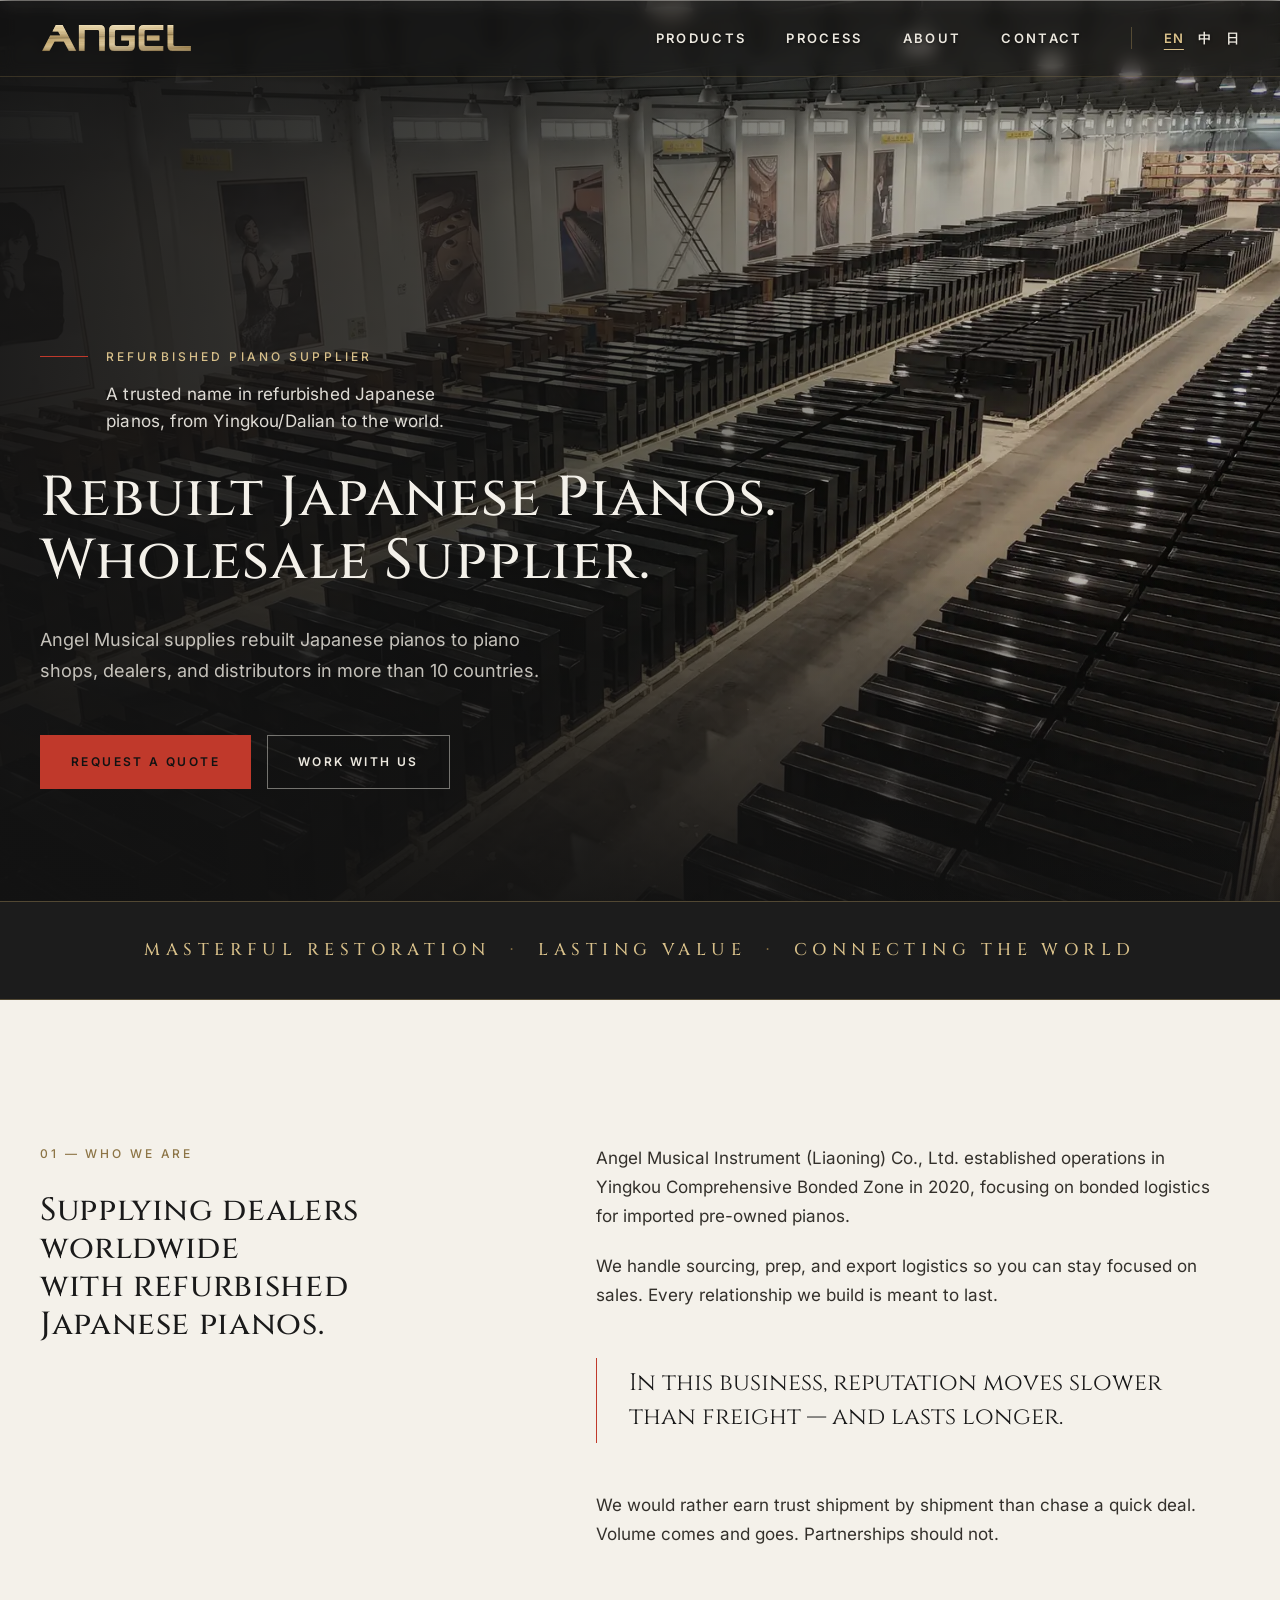
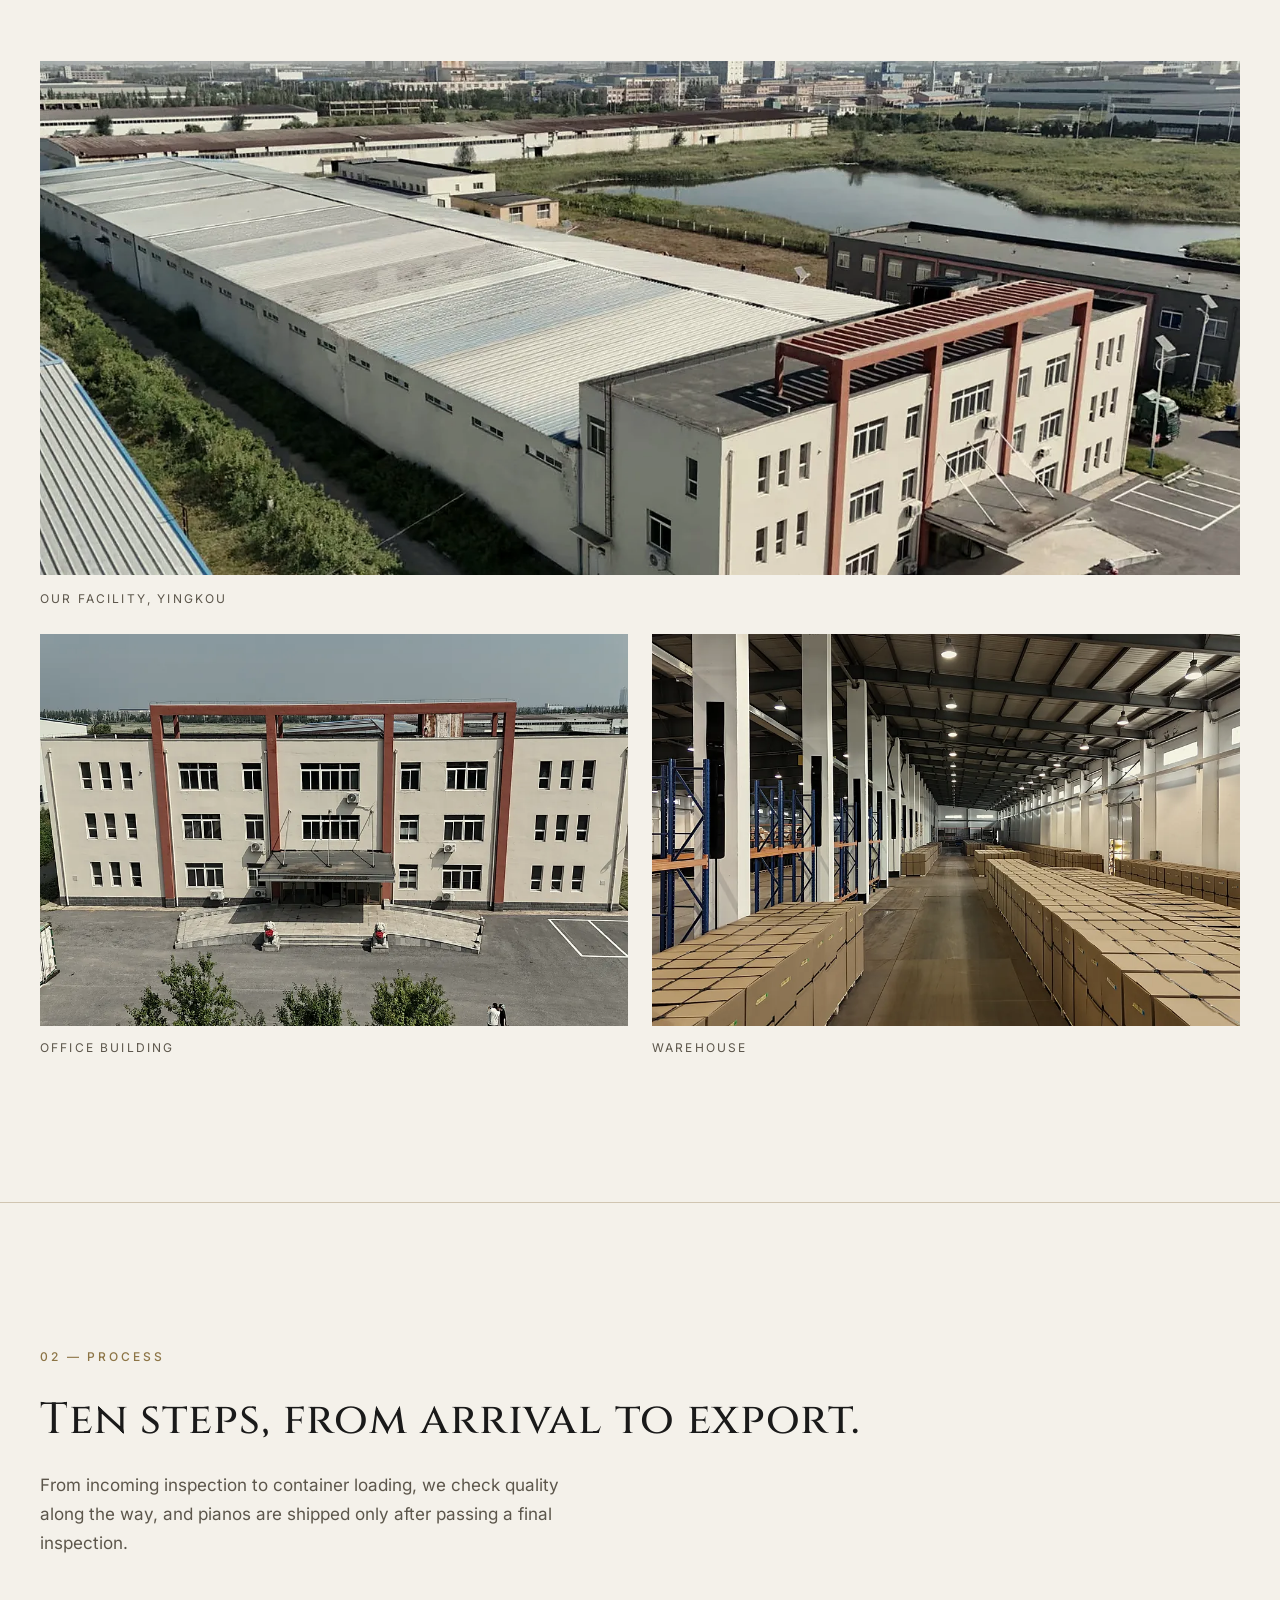
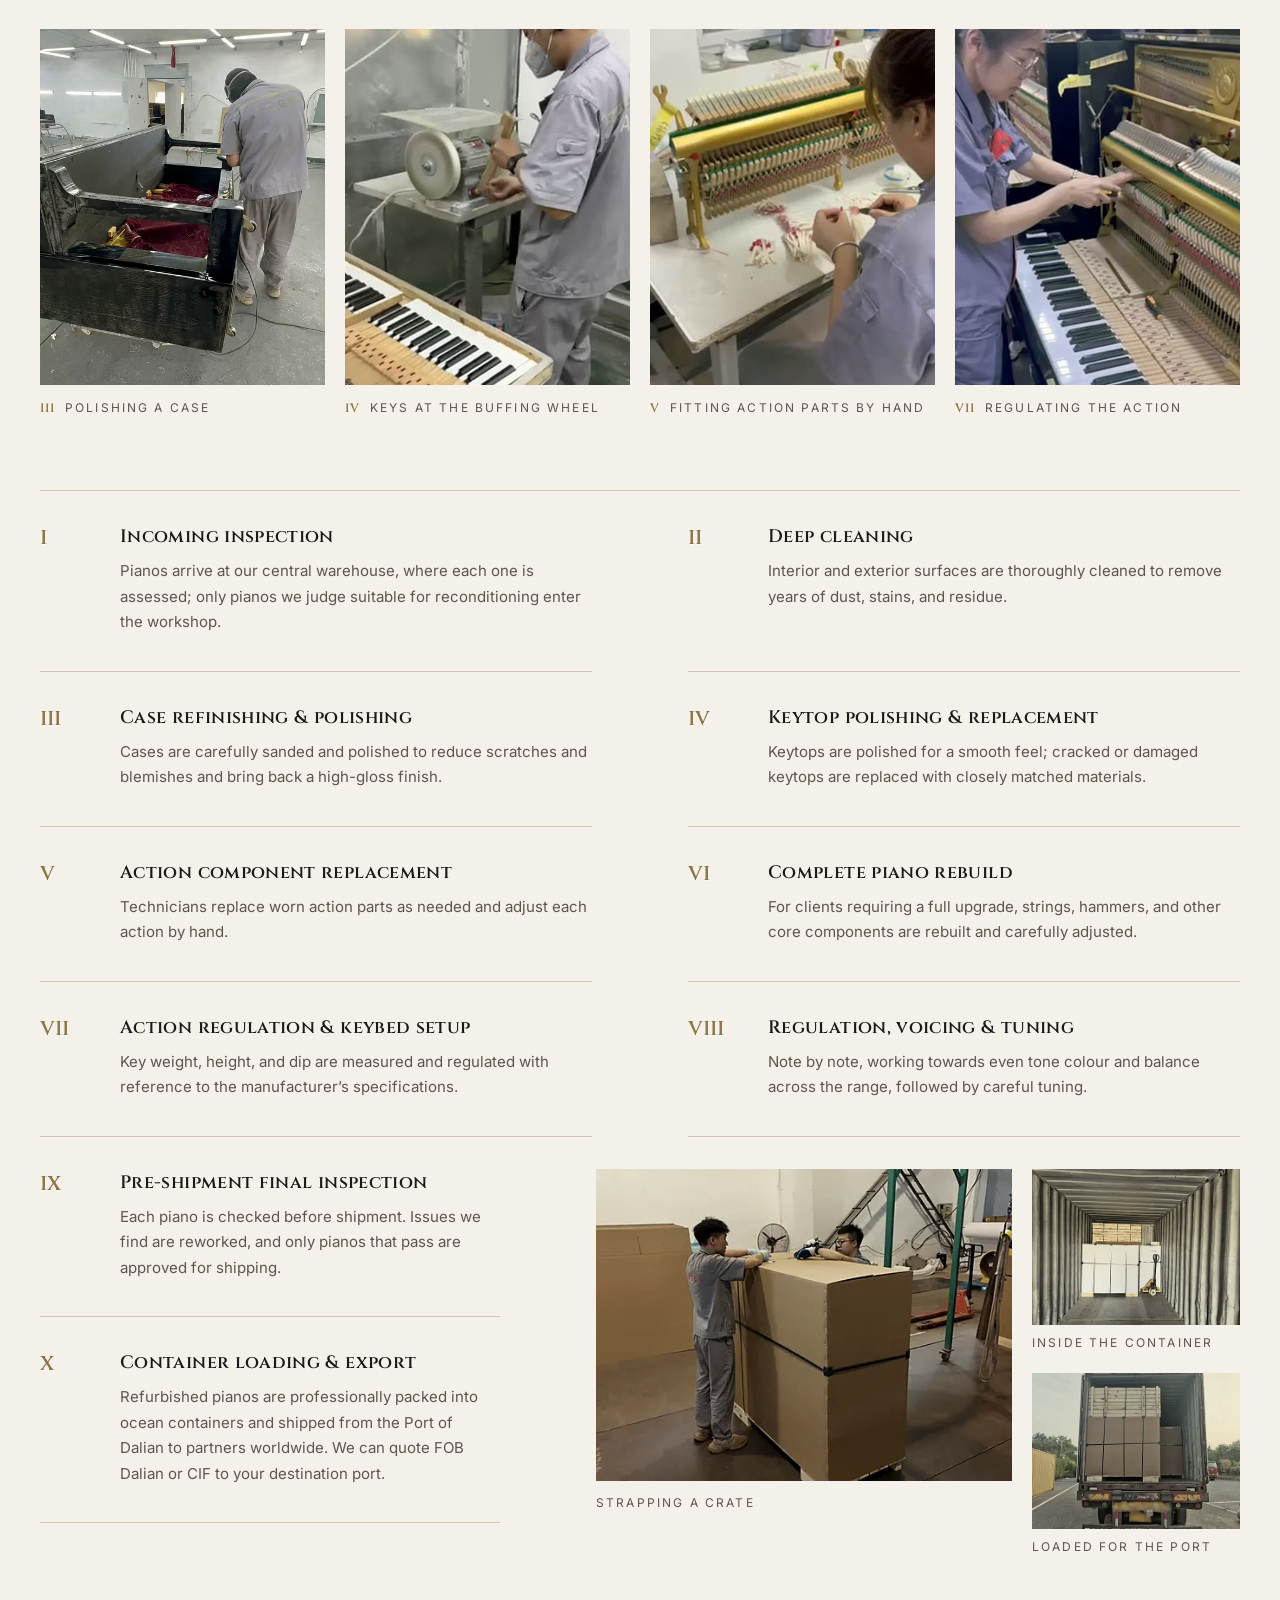
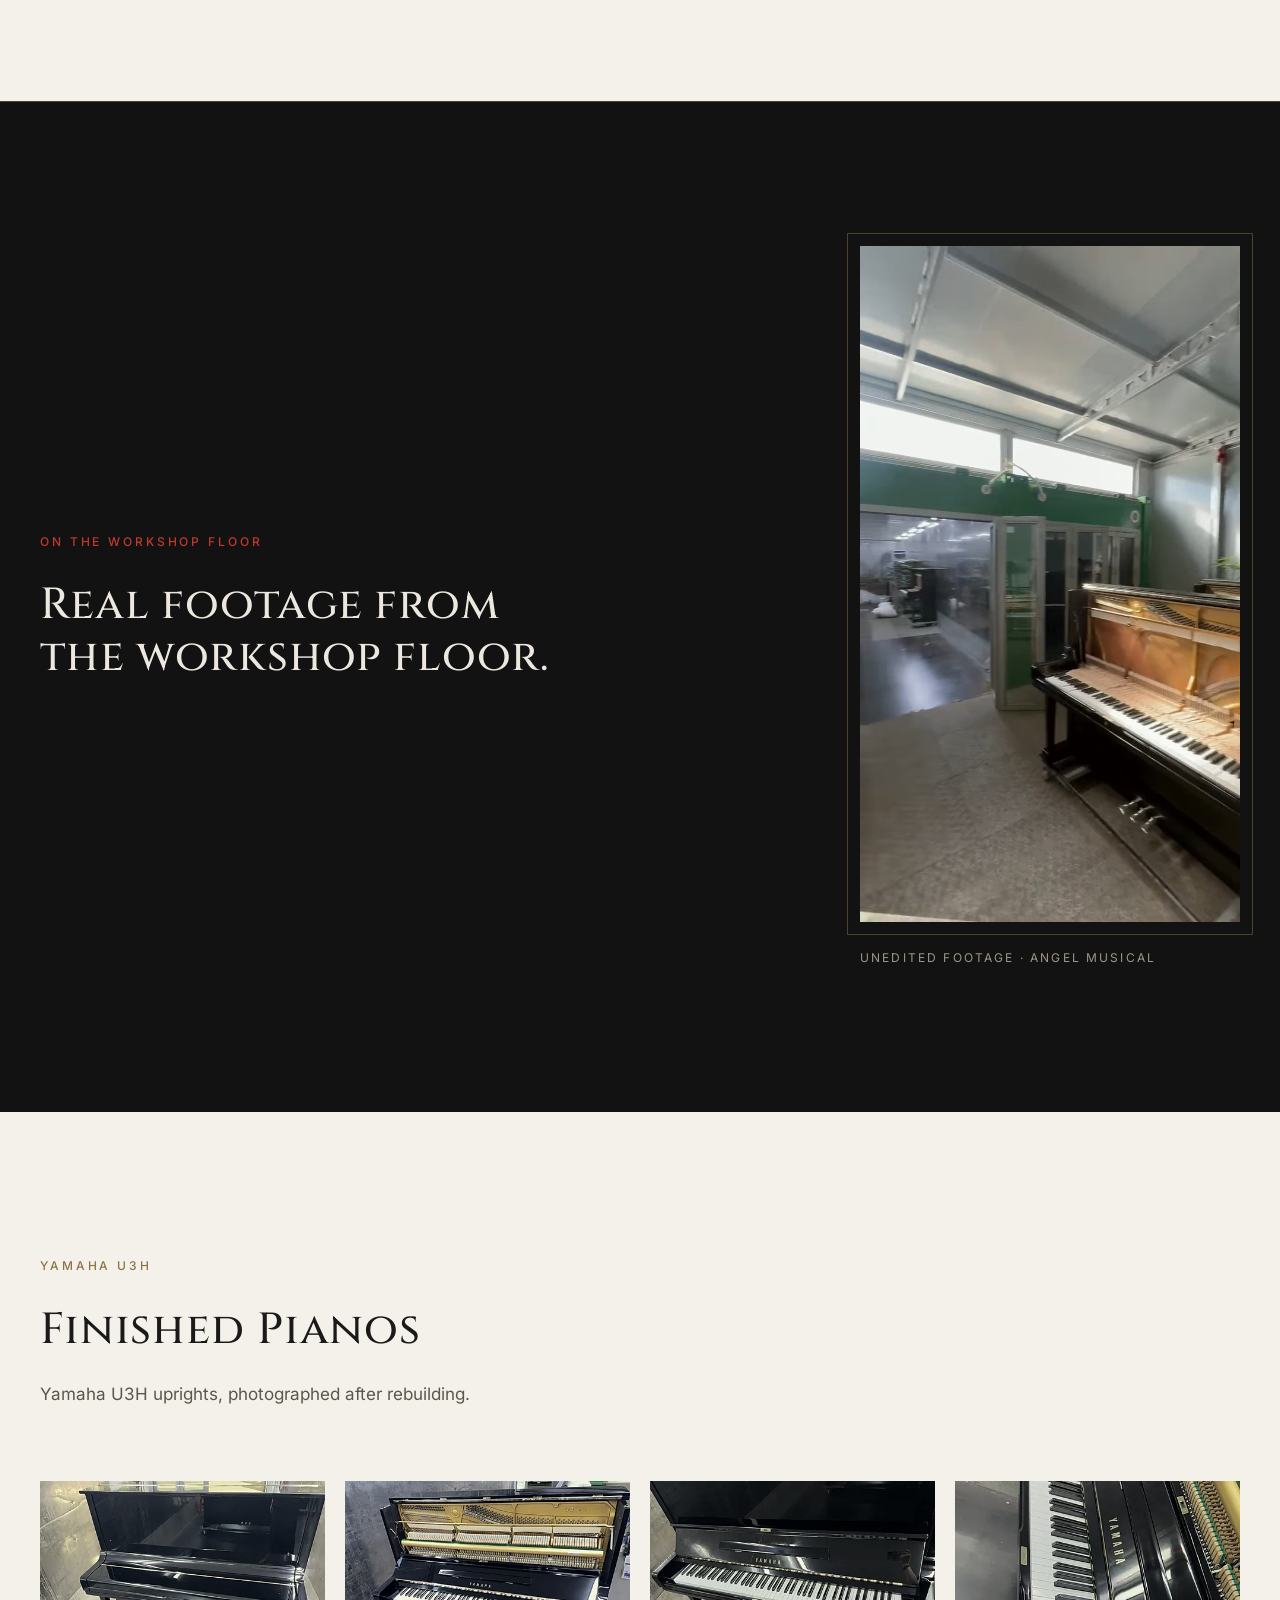
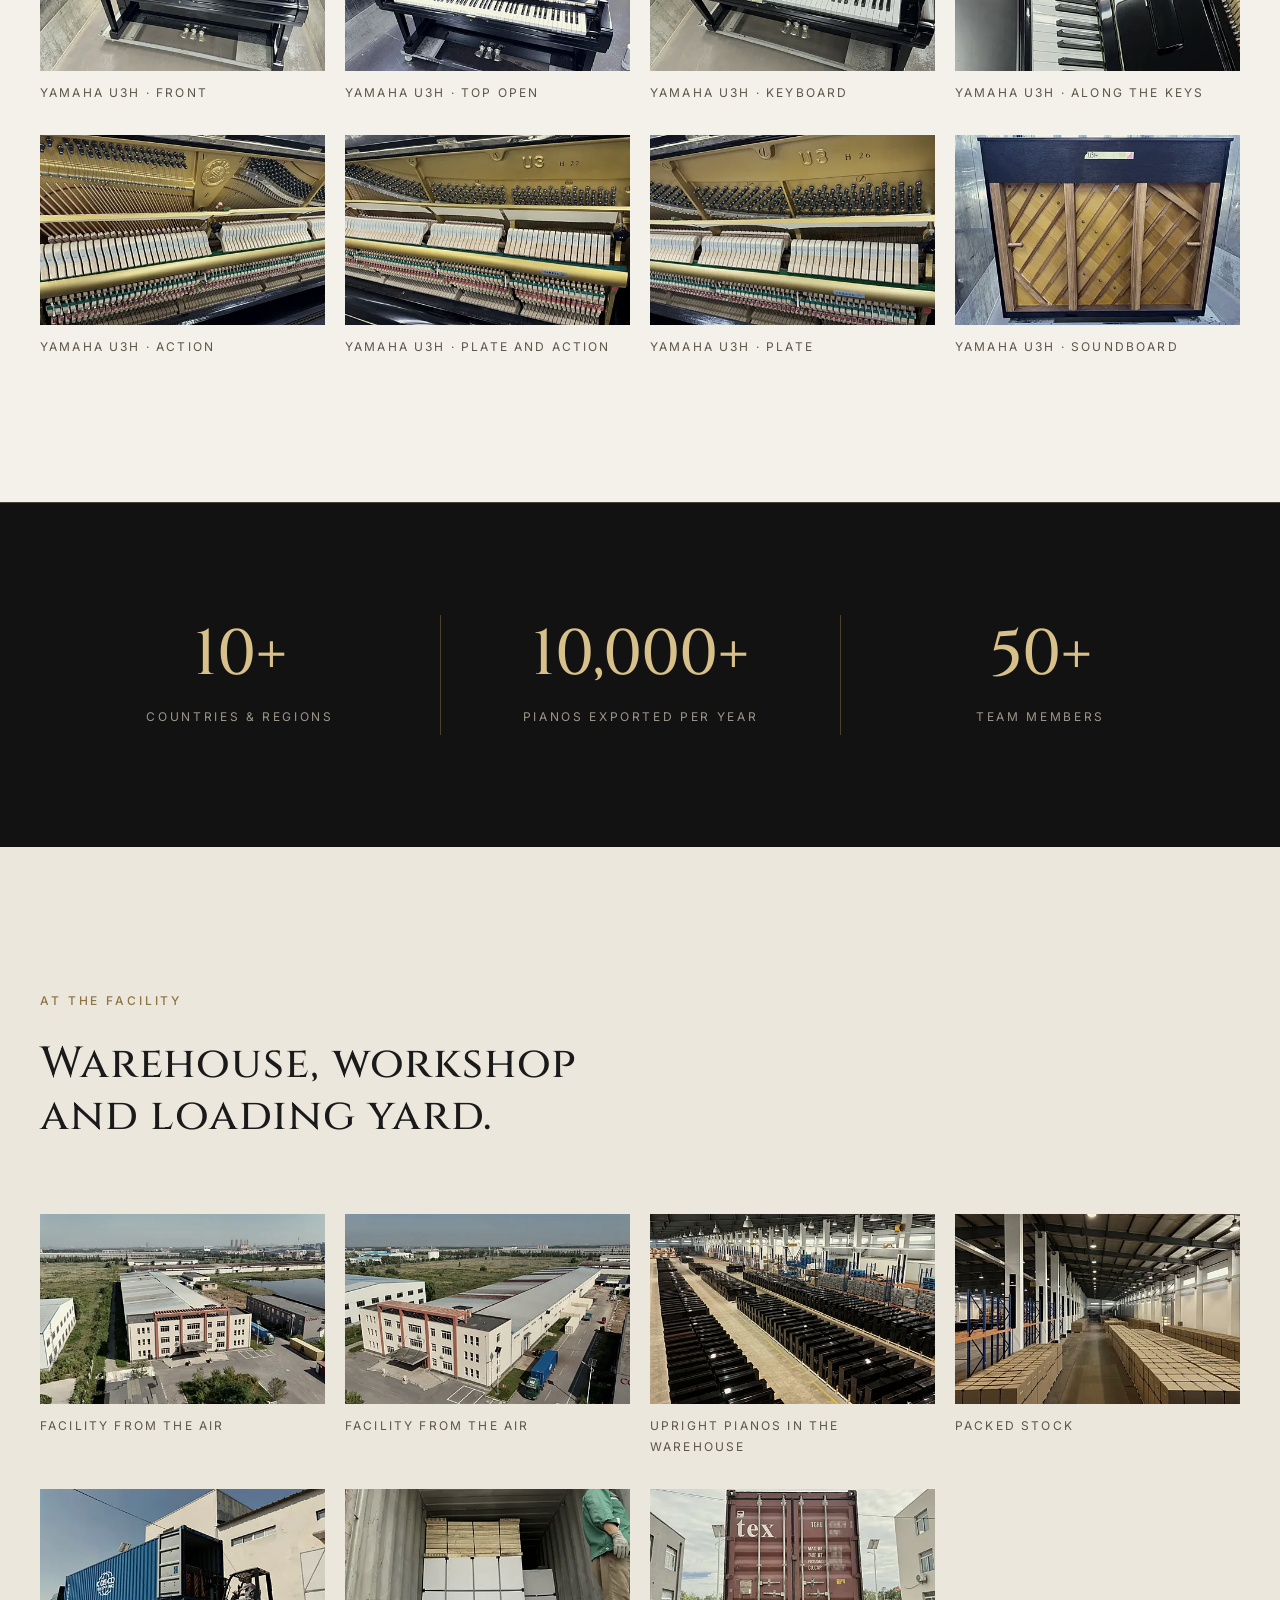
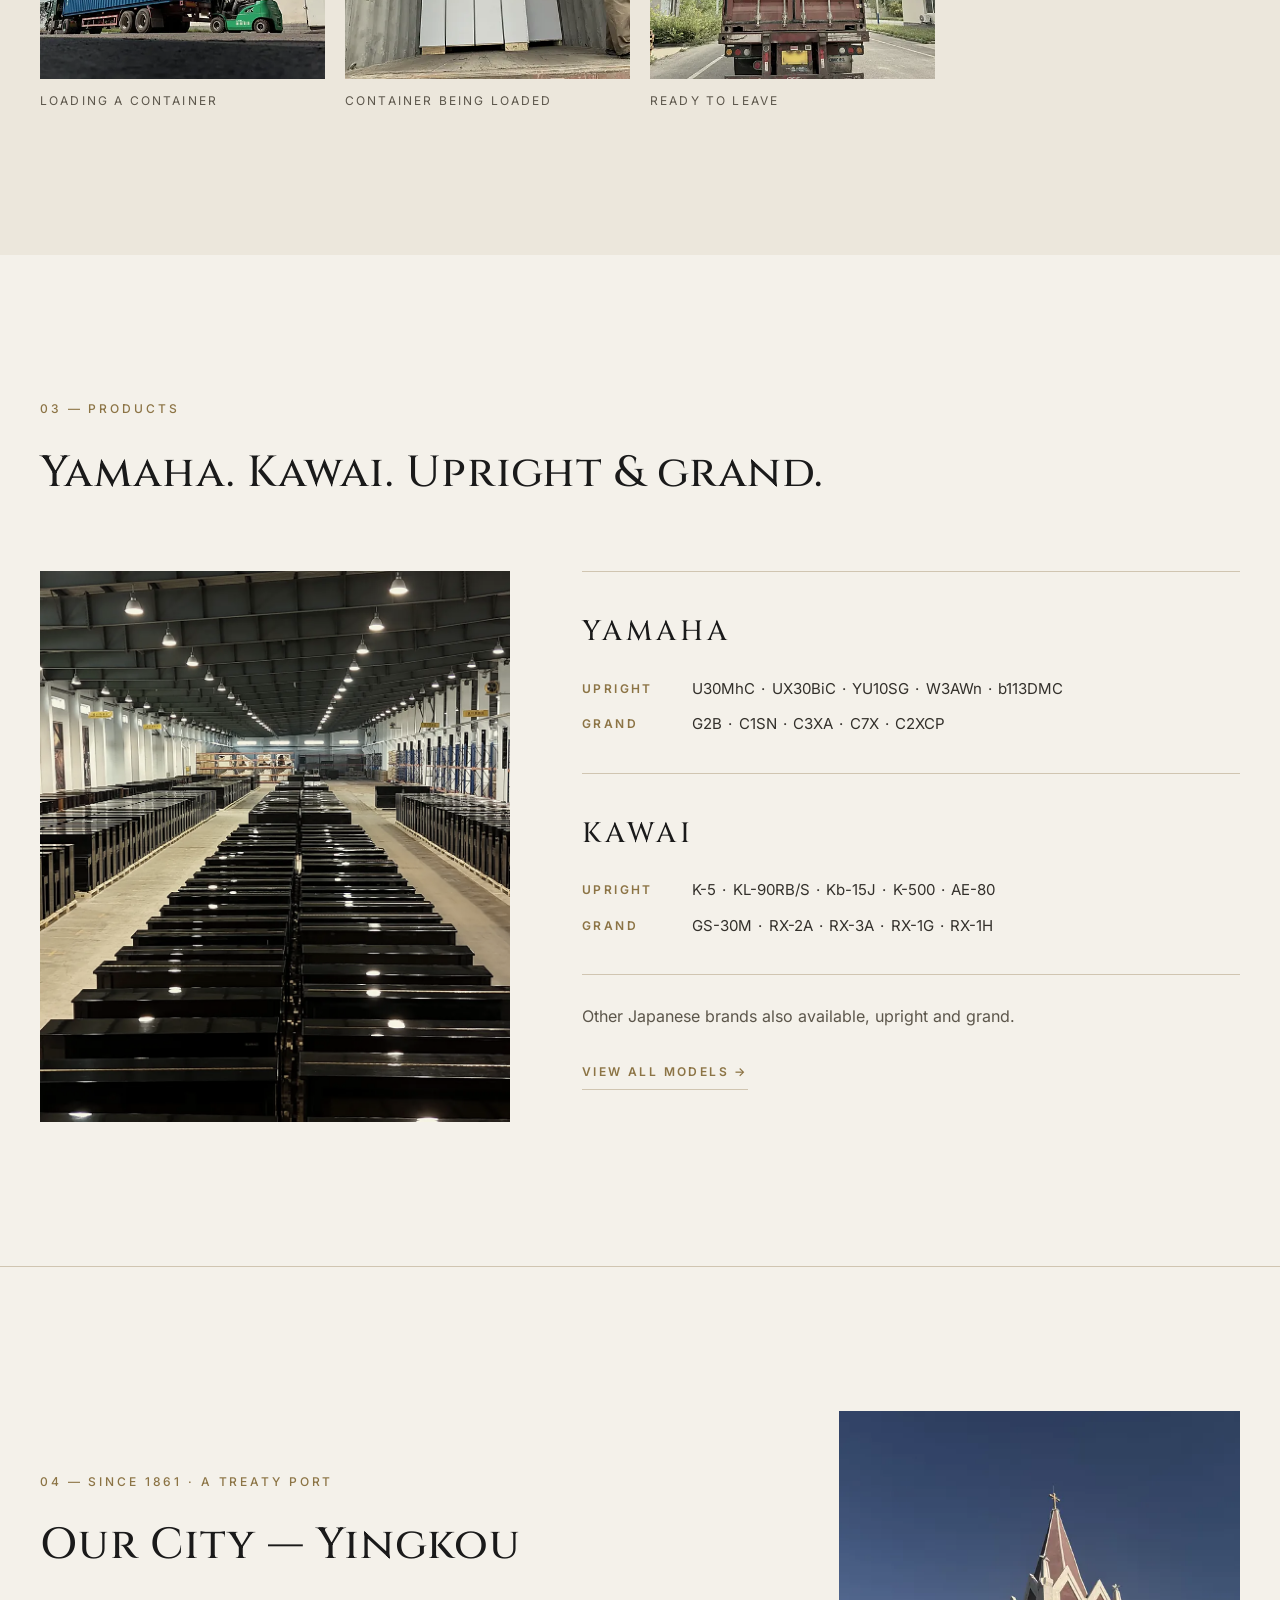
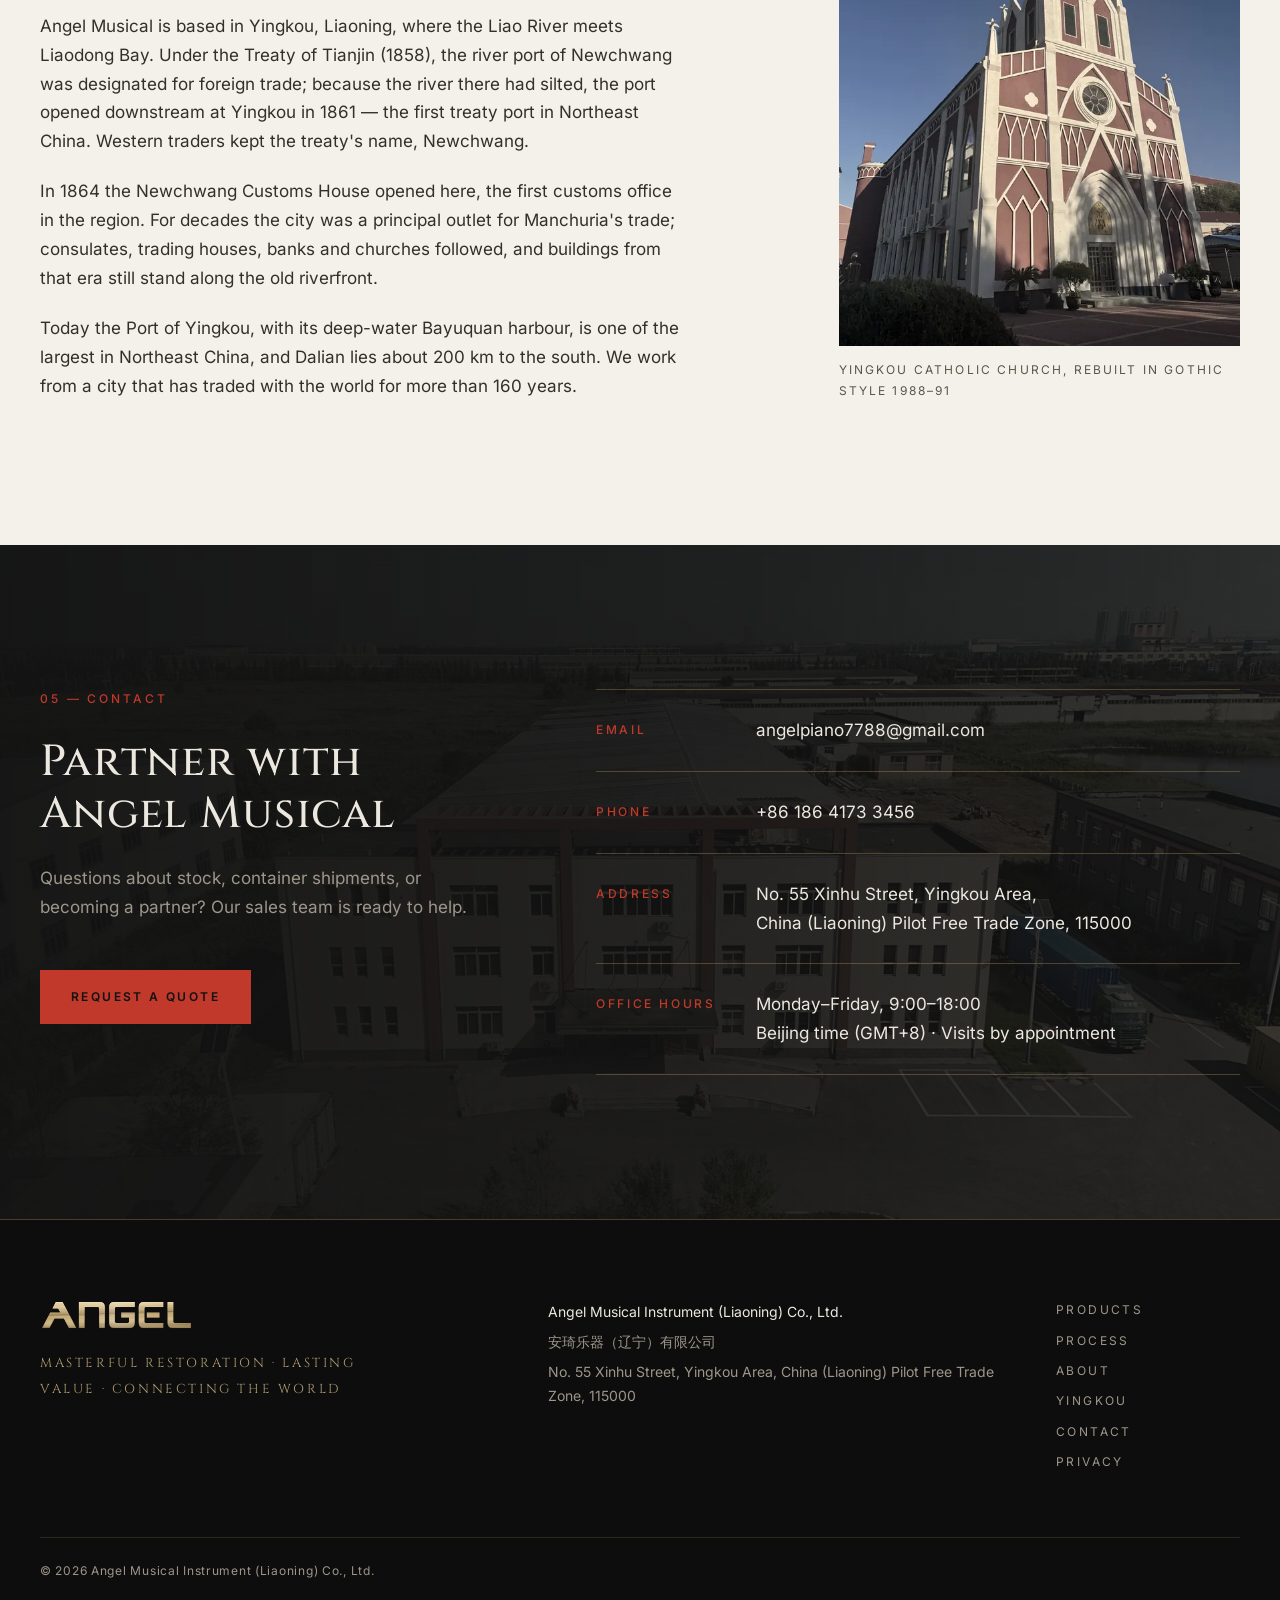
<file: index.html>
<!doctype html>
<!--
  =====================================================================
  Angel Musical 首页原型（index.html）
  ---------------------------------------------------------------------
  这是网站的"骨架"：只负责内容和结构（标题、段落、图片、链接）。
  所有"长什么样"（颜色、字体、间距、排版）都写在 css/style.css 里。
  阅读顺序：从上到下 = 页面从上到下。
  每个大区块都用 <section> 包起来，并配有中文注释说明用途。

  ★ 标有 TODO 的地方是"待确认信息"，上线前必须替换成真实内容。
  =====================================================================
-->
<html lang="en">
<head>
  <!-- 字符编码：UTF-8 让中文、日文、英文都能正常显示 -->
  <meta charset="utf-8">
  <!-- 让手机按设备宽度显示页面，而不是缩小成电脑版 -->
  <meta name="viewport" content="width=device-width, initial-scale=1">

  <!-- 浏览器标签页标题 + 搜索引擎显示的标题 -->
  <title>Angel Musical | Wholesale Supplier of Refurbished Japanese Pianos</title>
  <!-- 搜索引擎结果里显示的简介（用的是现网站和资料表里的真实文案） -->
  <meta name="description" content="Angel Musical supplies rebuilt Japanese pianos to piano shops, dealers, and distributors in more than 10 countries.">

  <!-- 多语言版本声明（hreflang）：告诉搜索引擎这三个页面是同一内容的不同语言版本。
       x-default = 默认版本（英文）。注意：angelmusical.com 域名还没绑定到新网站，绑定后即生效 -->
  <link rel="alternate" hreflang="en" href="https://angelmusical.com/">
  <link rel="alternate" hreflang="zh-CN" href="https://angelmusical.com/zh/">
  <link rel="alternate" hreflang="ja" href="https://angelmusical.com/ja/">
  <link rel="alternate" hreflang="x-default" href="https://angelmusical.com/">

  <!-- 网站小图标（浏览器标签页上的那个 A）。SVG 清晰，PNG 作为兼容备用 -->
  <link rel="icon" href="images/favicon.svg" type="image/svg+xml">
  <link rel="icon" href="images/favicon-32.png" sizes="32x32" type="image/png">
  <link rel="apple-touch-icon" href="images/apple-touch-icon.png">

  <!-- 预加载首屏要用的字体和大图，让首屏更快出现 -->
  <link rel="preload" href="fonts/cinzel-latin.woff2" as="font" type="font/woff2" crossorigin>
  <link rel="preload" href="fonts/inter-latin.woff2" as="font" type="font/woff2" crossorigin>
  <link rel="preload" href="images/hero-factory.webp" as="image">

  <!-- 引入样式表：所有外观都在这里 -->
  <link rel="stylesheet" href="css/style.css">
</head>

<body>

  <!-- 无障碍"跳到正文"链接：用键盘 Tab 键时才会出现，方便视障用户 -->
  <a class="skip-link" href="#main">Skip to content</a>

  <!-- =================================================================
       1. 页头 Header：Logo + 导航 + 语言切换
       ================================================================= -->
  <header class="site-header">
    <div class="container header-inner">

      <!-- Logo：点击回到首页。页头和页脚用的是同一个文件，保证全站统一
           （2026-10-23 换成 Option A 几何钛金字标；文字已转成轮廓路径，任何电脑上显示都一样。
            width/height 按 Option A 的比例 1770:348 写成 153×30，防止加载时页面跳动） -->
      <a class="brand" href="index.html" aria-label="Angel Musical — home">
        <img src="images/logo-angel-gold.svg" alt="ANGEL" width="153" height="30">
      </a>

      <!-- 主导航：# 开头的链接会跳到本页对应的区块 -->
      <nav class="main-nav" aria-label="Main">
        <a href="#brands">Products</a>
        <a href="#process">Process</a>
        <a href="#about">About</a>
        <a href="#contact">Contact</a>
      </nav>

      <!-- 语言切换：三个语言版本互相链接。
           aria-current="page" 标记"当前所在的语言"，读屏软件会读出来，CSS 也用它把当前语言变成金色 -->
      <div class="lang-switch" aria-label="Language">
        <a href="index.html" lang="en" hreflang="en" aria-current="page">EN</a>
        <a href="zh/index.html" lang="zh-CN" hreflang="zh-CN">中</a>
        <a href="ja/index.html" lang="ja" hreflang="ja">日</a>
      </div>

    </div>
  </header>

  <!-- main：页面的主要内容都在这里面 -->
  <main id="main">

    <!-- ===============================================================
         2. 首屏 Hero：大图 + 主标题 + 两个按钮
         背景大图在 CSS 里设置（.hero），这里只放文字
         =============================================================== -->
    <section class="hero">
      <div class="container hero-inner">
        <!-- 小标题（资料表首页文案） -->
        <p class="eyebrow">REFURBISHED PIANO SUPPLIER</p>
        <!-- 推广语：紧跟在小标题下面，左边和小标题文字对齐 -->
        <p class="hero-promo">A trusted name in refurbished Japanese pianos, from Yingkou/Dalian to the world.</p>

        <!-- 主标题：整页唯一的 h1，搜索引擎最看重 -->
        <h1 class="hero-title">Rebuilt Japanese Pianos.<br>Wholesale Supplier.</h1>

        <!-- 副标题（现网站 About 页文案） -->
        <p class="hero-lead">
          Angel Musical supplies rebuilt Japanese pianos to piano shops, dealers,
          and distributors in more than 10 countries.
        </p>

        <!-- 两个按钮：都跳到页面底部的联系区 -->
        <div class="button-row">
          <a class="btn btn-gold" href="#contact">Request a Quote</a>
          <a class="btn btn-ghost" href="#contact">Work With Us</a>
        </div>
      </div>
    </section>

    <!-- ===============================================================
         3. 品牌口号带 Tagline band（资料表里的公司口号）
         =============================================================== -->
    <section class="tagline-band" aria-label="Company slogan">
      <div class="container">
        <p>Masterful Restoration <span aria-hidden="true">·</span> Lasting Value <span aria-hidden="true">·</span> Connecting the World</p>
      </div>
    </section>

    <!-- ===============================================================
         4. 关于我们 Who we are（文案全部来自现网站 About 页）
         左边：编号 + 大标题；右边：正文
         =============================================================== -->
    <section class="section section-light" id="about">
      <div class="container grid-2">

        <div class="section-head">
          <p class="section-no">01 — Who we are</p>
          <h2 class="section-title">Supplying dealers worldwide<br>with refurbished Japanese pianos.</h2>
        </div>

        <div class="prose">
          <p>
            Angel Musical Instrument (Liaoning) Co., Ltd. established operations in
            Yingkou Comprehensive Bonded Zone in 2020, focusing on bonded logistics
            for imported pre-owned pianos.
          </p>
          <p>
            We handle sourcing, prep, and export logistics so you can stay focused on sales.
            Every relationship we build is meant to last.
          </p>

          <!-- 引言：用细金线和衬线字体突出公司理念 -->
          <blockquote class="quote">
            <p>In this business, reputation moves slower than freight — and lasts longer.</p>
          </blockquote>

          <p>
            We would rather earn trust shipment by shipment than chase a quick deal.
            Volume comes and goes. Partnerships should not.
          </p>
        </div>

      </div>

      <!-- 厂区航拍照片（公司自己拍摄）。宽幅 21:9，放在关于我们的下方 -->
      <div class="container">
        <figure class="wide-photo">
          <img src="images/about-facility.webp" alt="Aerial view of the Angel Musical facility in Yingkou" width="1600" height="686" loading="lazy">
          <figcaption>Our facility, Yingkou</figcaption>
        </figure>

        <!-- 2026-10-23 新增：两张并排小图（办公楼正面 + 仓库）。
             srcset = 同一张图的两个尺寸，sizes = 告诉浏览器图片大约显示多宽，浏览器自己挑最合适的那张 -->
        <div class="photo-pair">
          <figure>
            <img src="images/gallery/about-front-960.webp"
                 srcset="images/gallery/about-front-480.webp 480w, images/gallery/about-front-960.webp 960w"
                 sizes="(max-width: 960px) 100vw, 580px"
                 alt="Front of the Angel Musical office building" width="960" height="640" loading="lazy" decoding="async">
            <figcaption>Office building</figcaption>
          </figure>
          <figure>
            <img src="images/gallery/about-warehouse-960.webp"
                 srcset="images/gallery/about-warehouse-480.webp 480w, images/gallery/about-warehouse-960.webp 960w"
                 sizes="(max-width: 960px) 100vw, 580px"
                 alt="Warehouse aisle lined with packed cartons" width="960" height="640" loading="lazy" decoding="async">
            <figcaption>Warehouse</figcaption>
          </figure>
        </div>
      </div>
    </section>

    <!-- ===============================================================
         5. 十道工序 The 10-step process（文案来自现网站 Services 页）
         上面 3 张工艺照片，下面是编号列表 <ol>
         2026-10-23：文案改为克制、真实的说法（不写无法保证的精度数字，如“0.01 mm 公差”，也不用“每一台/完美/镜面”等绝对化用语）
         =============================================================== -->
    <section class="section section-light section-border" id="process">
      <div class="container">

        <div class="section-head section-head-wide">
          <p class="section-no">02 — Process</p>
          <h2 class="section-title">Ten steps, from arrival to export.</h2>
          <p class="section-intro">
            From incoming inspection to container loading, we check quality along the way,
            and pianos are shipped only after passing a final inspection.
          </p>
        </div>

        <!-- 2026-10-23 新增：车间短视频，对应下面的第 III、IV、V、VII 步。
             2026-10-23 调整：整排移到工序标题下面（替换原来那排三张照片），第 III 步也已换成视频。
             视频都是静音循环的小文件（每段 1 MB 以内），先只显示封面图，
             滚动到附近才由 js/clips.js 加载；手机上自动换成更小的版本；
             访客开启"减少动态效果"时只显示封面图，不播放。 -->
        <div class="clip-row">
          <figure>
            <video class="clip-video" muted loop playsinline preload="none"
                   poster="images/clips/clip-case-poster.webp" width="480" height="600"
                   aria-label="Workshop footage: a technician working on a grand piano case, then polishing an upright case with an orbital polisher">
              <source data-src="video/clip-case.webm" data-src-mobile="video/clip-case-m.webm" type="video/webm">
              <source data-src="video/clip-case.mp4" data-src-mobile="video/clip-case-m.mp4" type="video/mp4">
            </video>
            <figcaption><span class="clip-no">III</span>Polishing a case</figcaption>
          </figure>
          <figure>
            <video class="clip-video" muted loop playsinline preload="none"
                   poster="images/clips/clip-keys-poster.webp" width="480" height="600"
                   aria-label="Workshop footage: a technician working on piano keys at a buffing wheel">
              <source data-src="video/clip-keys.webm" data-src-mobile="video/clip-keys-m.webm" type="video/webm">
              <source data-src="video/clip-keys.mp4" data-src-mobile="video/clip-keys-m.mp4" type="video/mp4">
            </video>
            <figcaption><span class="clip-no">IV</span>Keys at the buffing wheel</figcaption>
          </figure>
          <figure>
            <video class="clip-video" muted loop playsinline preload="none"
                   poster="images/clips/clip-action-poster.webp" width="480" height="600"
                   aria-label="Workshop footage: a technician fitting small action parts by hand">
              <source data-src="video/clip-action.webm" data-src-mobile="video/clip-action-m.webm" type="video/webm">
              <source data-src="video/clip-action.mp4" data-src-mobile="video/clip-action-m.mp4" type="video/mp4">
            </video>
            <figcaption><span class="clip-no">V</span>Fitting action parts by hand</figcaption>
          </figure>
          <figure>
            <video class="clip-video" muted loop playsinline preload="none"
                   poster="images/clips/clip-regulation-poster.webp" width="480" height="600"
                   aria-label="Workshop footage: a technician regulating an upright piano action">
              <source data-src="video/clip-regulation.webm" data-src-mobile="video/clip-regulation-m.webm" type="video/webm">
              <source data-src="video/clip-regulation.mp4" data-src-mobile="video/clip-regulation-m.mp4" type="video/mp4">
            </video>
            <figcaption><span class="clip-no">VII</span>Regulating the action</figcaption>
          </figure>
        </div>

        <!-- 编号列表：<ol> 是"有序列表"，编号样式由 CSS 控制（I、II、III…） -->
        <ol class="steps">
          <li>
            <h3>Incoming inspection</h3>
            <p>Pianos arrive at our central warehouse, where each one is assessed; only pianos we judge suitable for reconditioning enter the workshop.</p>
          </li>
          <li>
            <h3>Deep cleaning</h3>
            <p>Interior and exterior surfaces are thoroughly cleaned to remove years of dust, stains, and residue.</p>
          </li>
          <li>
            <h3>Case refinishing &amp; polishing</h3>
            <p>Cases are carefully sanded and polished to reduce scratches and blemishes and bring back a high-gloss finish.</p>
          </li>
          <li>
            <h3>Keytop polishing &amp; replacement</h3>
            <p>Keytops are polished for a smooth feel; cracked or damaged keytops are replaced with closely matched materials.</p>
          </li>
          <li>
            <h3>Action component replacement</h3>
            <p>Technicians replace worn action parts as needed and adjust each action by hand.</p>
          </li>
          <li>
            <h3>Complete piano rebuild</h3>
            <p>For clients requiring a full upgrade, strings, hammers, and other core components are rebuilt and carefully adjusted.</p>
          </li>
          <li>
            <h3>Action regulation &amp; keybed setup</h3>
            <p>Key weight, height, and dip are measured and regulated with reference to the manufacturer&rsquo;s specifications.</p>
          </li>
          <li>
            <h3>Regulation, voicing &amp; tuning</h3>
            <p>Note by note, working towards even tone colour and balance across the range, followed by careful tuning.</p>
          </li>
        </ol>

        <!-- 2026-10-23 新增：第 IX–X 步（终检、包装、装柜）单独一块：左边文字，右边 3 张包装/装柜照片。
             第二个 <ol> 加了 class="steps-tail"，CSS 里让它的编号从 IX 接着往下数 -->
        <div class="pack-block">
          <ol class="steps steps-tail">
            <li>
              <h3>Pre-shipment final inspection</h3>
              <p>Each piano is checked before shipment. Issues we find are reworked, and only pianos that pass are approved for shipping.</p>
            </li>
            <li>
              <h3>Container loading &amp; export</h3>
              <p>Refurbished pianos are professionally packed into ocean containers and shipped from the Port of Dalian to partners worldwide. We can quote FOB Dalian or CIF to your destination port.</p>
            </li>
          </ol>

          <div class="pack-photos">
            <figure class="pack-main">
              <img src="images/gallery/pack-strapping-800.webp"
                   srcset="images/gallery/pack-strapping-480.webp 480w, images/gallery/pack-strapping-800.webp 800w"
                   sizes="(max-width: 960px) 100vw, 440px"
                   alt="Two Angel Musical staff strapping a cardboard piano crate on a pallet" width="800" height="600" loading="lazy" decoding="async">
              <figcaption>Strapping a crate</figcaption>
            </figure>
            <figure>
              <img src="images/gallery/pack-container-800.webp"
                   srcset="images/gallery/pack-container-480.webp 480w, images/gallery/pack-container-800.webp 800w"
                   sizes="(max-width: 960px) 50vw, 220px"
                   alt="Packed pianos stacked inside a shipping container" width="800" height="600" loading="lazy" decoding="async">
              <figcaption>Inside the container</figcaption>
            </figure>
            <figure>
              <img src="images/gallery/pack-truck-800.webp"
                   srcset="images/gallery/pack-truck-480.webp 480w, images/gallery/pack-truck-800.webp 800w"
                   sizes="(max-width: 960px) 50vw, 220px"
                   alt="Loaded container on a truck, doors open" width="800" height="600" loading="lazy" decoding="async">
              <figcaption>Loaded for the port</figcaption>
            </figure>
          </div>
        </div>

      </div>
    </section>

    <!-- ===============================================================
         5b. 工艺视频带 Craft video（公司自己拍摄的车间视频，已去除全部声音）
         2026-10-23 文案改为"车间视频实况"：强调这是室内车间现场拍的一段连续镜头，中间没有剪辑
         （只截取了约 8 秒、去掉声音、统一了色调；不要写成"原片"）。
         左边文字、右边竖版视频。
         - muted：静音（浏览器只允许静音视频自动播放）
         - loop：循环播放
         - playsinline：在 iPhone 上不自动全屏
         - poster：视频加载前 / 不播放时显示的封面图
         - preload="none"：先不下载视频，等滚动到附近时由 js/craft-video.js 再加载（省流量）
         如果访客的系统设置了"减少动态效果"，视频不会自动播放，只显示封面和播放按钮。
         =============================================================== -->
    <section class="section section-dark craft" aria-label="Workshop video">
      <div class="container craft-grid">

        <div class="craft-text">
          <p class="section-no">On the workshop floor</p>
          <h2 class="section-title">Real footage from<br>the workshop floor.</h2>
          <!-- 2026-10-23：按要求删掉了这里的说明段落，只保留小标题和大标题 -->
        </div>

        <figure class="craft-media">
          <video class="craft-video" muted loop playsinline preload="none"
                 poster="images/craft-poster.webp" width="720" height="1280"
                 aria-label="Workshop footage: open upright pianos and a technician at work">
            <!-- 两种格式：浏览器会自动选第一个它支持的。WebM 更小，MP4 兼容性最好 -->
            <source data-src="video/craft-loop.webm" type="video/webm">
            <source data-src="video/craft-loop.mp4" type="video/mp4">
          </video>
          <figcaption>Unedited footage · Angel Musical</figcaption>
        </figure>

      </div>
    </section>

    <!-- ===============================================================
         5b. 成品展示 Finished pianos（2026-10-23 新增：8 张雅马哈 U3H 成品照片）
         - 照片由 site-src/make_showcase.py 生成：钢板序列号只保留前两位、背面标签编号已抹掉（隐私）
         - 和下面的相册用同一套样式（.gallery-grid：电脑 4 列 × 2 行，手机 2 列）和同一个灯箱（js/gallery.js）
         - 只有 class 里带 gallery-lb 的区块会被灯箱接管；每个区块各自翻页（这里是 1/8 … 8/8）
         =============================================================== -->
    <section class="section section-light showcase gallery-lb" id="showcase" aria-label="Finished pianos"
             data-label-close="Close" data-label-prev="Previous photo" data-label-next="Next photo">
      <div class="container">
        <div class="section-head section-head-wide">
          <p class="section-no">Yamaha U3H</p>
          <h2 class="section-title">Finished Pianos</h2>
          <p class="section-intro">Yamaha U3H uprights, photographed after rebuilding.</p>
        </div>
        <ul class="gallery-grid">
          <li>
            <a class="g-item" href="images/showcase/u3h-front-1600.webp">
              <img src="images/showcase/u3h-front-960.webp"
                   srcset="images/showcase/u3h-front-480.webp 480w, images/showcase/u3h-front-960.webp 960w"
                   sizes="(max-width: 960px) 50vw, 300px"
                   alt="Yamaha U3H upright piano from the front, lid closed" width="960" height="640" loading="lazy" decoding="async">
            </a>
            <p class="g-cap">Yamaha U3H · front</p>
          </li>
          <li>
            <a class="g-item" href="images/showcase/u3h-open-1600.webp">
              <img src="images/showcase/u3h-open-960.webp"
                   srcset="images/showcase/u3h-open-480.webp 480w, images/showcase/u3h-open-960.webp 960w"
                   sizes="(max-width: 960px) 50vw, 300px"
                   alt="Yamaha U3H with the top lid and front panel open, showing the action" width="960" height="640" loading="lazy" decoding="async">
            </a>
            <p class="g-cap">Yamaha U3H · top open</p>
          </li>
          <li>
            <a class="g-item" href="images/showcase/u3h-keyboard-1600.webp">
              <img src="images/showcase/u3h-keyboard-960.webp"
                   srcset="images/showcase/u3h-keyboard-480.webp 480w, images/showcase/u3h-keyboard-960.webp 960w"
                   sizes="(max-width: 960px) 50vw, 300px"
                   alt="Keyboard and fallboard of a Yamaha U3H" width="960" height="640" loading="lazy" decoding="async">
            </a>
            <p class="g-cap">Yamaha U3H · keyboard</p>
          </li>
          <li>
            <a class="g-item" href="images/showcase/u3h-keys-1600.webp">
              <img src="images/showcase/u3h-keys-960.webp"
                   srcset="images/showcase/u3h-keys-480.webp 480w, images/showcase/u3h-keys-960.webp 960w"
                   sizes="(max-width: 960px) 50vw, 300px"
                   alt="The keys of a Yamaha U3H seen from the bass end" width="960" height="640" loading="lazy" decoding="async">
            </a>
            <p class="g-cap">Yamaha U3H · along the keys</p>
          </li>
          <li>
            <a class="g-item" href="images/showcase/u3h-action-1600.webp">
              <img src="images/showcase/u3h-action-960.webp"
                   srcset="images/showcase/u3h-action-480.webp 480w, images/showcase/u3h-action-960.webp 960w"
                   sizes="(max-width: 960px) 50vw, 300px"
                   alt="Hammers, strings and tuning pins inside a Yamaha U3H" width="960" height="640" loading="lazy" decoding="async">
            </a>
            <p class="g-cap">Yamaha U3H · action</p>
          </li>
          <li>
            <a class="g-item" href="images/showcase/u3h-plate-1600.webp">
              <img src="images/showcase/u3h-plate-960.webp"
                   srcset="images/showcase/u3h-plate-480.webp 480w, images/showcase/u3h-plate-960.webp 960w"
                   sizes="(max-width: 960px) 50vw, 300px"
                   alt="Plate marked U3 above the action" width="960" height="640" loading="lazy" decoding="async">
            </a>
            <p class="g-cap">Yamaha U3H · plate and action</p>
          </li>
          <li>
            <a class="g-item" href="images/showcase/u3h-plate-close-1600.webp">
              <img src="images/showcase/u3h-plate-close-960.webp"
                   srcset="images/showcase/u3h-plate-close-480.webp 480w, images/showcase/u3h-plate-close-960.webp 960w"
                   sizes="(max-width: 960px) 50vw, 300px"
                   alt="Close view of the U3 plate" width="960" height="640" loading="lazy" decoding="async">
            </a>
            <p class="g-cap">Yamaha U3H · plate</p>
          </li>
          <li>
            <a class="g-item" href="images/showcase/u3h-back-1600.webp">
              <img src="images/showcase/u3h-back-960.webp"
                   srcset="images/showcase/u3h-back-480.webp 480w, images/showcase/u3h-back-960.webp 960w"
                   sizes="(max-width: 960px) 50vw, 300px"
                   alt="Soundboard of a Yamaha U3H seen from the back, with its ribs" width="960" height="640" loading="lazy" decoding="async">
            </a>
            <p class="g-cap">Yamaha U3H · soundboard</p>
          </li>
        </ul>
      </div>
    </section>

    <!-- ===============================================================
         6. 数据 Numbers（深色背景）
         =============================================================== -->
    <section class="section section-dark numbers" aria-label="Company scale">
      <div class="container">
        <ul class="stats">
          <li>
            <span class="stat-value">10+</span>
            <span class="stat-label">Countries &amp; regions</span>
          </li>
          <li>
            <span class="stat-value">10,000+</span>
            <span class="stat-label">Pianos exported per year</span>
          </li>
          <li>
            <span class="stat-value">50+</span>
            <span class="stat-label">Team members</span>
          </li>
        </ul>
      </div>
    </section>

    <!-- ===============================================================
         6b. 相册 Gallery（2026-10-23 新增：厂区、仓库、车间、装柜的实拍照片）
         - 每张小图都是一个链接，指向大图（1600 宽）。没有 JavaScript 时点击 = 直接打开大图。
         - js/gallery.js 会把点击改成"在页面里弹出大图"（灯箱），可以左右切换、按 Esc 关闭。
         - data-label-* = 灯箱按钮的读屏文字，中日文版会被替换成对应语言
         =============================================================== -->
    <section class="section section-light gallery gallery-lb" id="gallery" aria-label="Photo gallery"
             data-label-close="Close" data-label-prev="Previous photo" data-label-next="Next photo">
      <div class="container">
        <div class="section-head section-head-wide">
          <p class="section-no">At the facility</p>
          <h2 class="section-title">Warehouse, workshop<br>and loading yard.</h2>
        </div>
        <ul class="gallery-grid">
          <li>
            <a class="g-item" href="images/gallery/g-aerial-lake-1600.webp">
              <img src="images/gallery/g-aerial-lake-960.webp"
                   srcset="images/gallery/g-aerial-lake-480.webp 480w, images/gallery/g-aerial-lake-960.webp 960w"
                   sizes="(max-width: 960px) 50vw, 300px"
                   alt="Aerial view of the factory buildings beside a pond" width="960" height="640" loading="lazy" decoding="async">
            </a>
            <p class="g-cap">Facility from the air</p>
          </li>
          <li>
            <a class="g-item" href="images/gallery/g-aerial-site-1600.webp">
              <img src="images/gallery/g-aerial-site-960.webp"
                   srcset="images/gallery/g-aerial-site-480.webp 480w, images/gallery/g-aerial-site-960.webp 960w"
                   sizes="(max-width: 960px) 50vw, 300px"
                   alt="Aerial view of the office building and yard" width="960" height="640" loading="lazy" decoding="async">
            </a>
            <p class="g-cap">Facility from the air</p>
          </li>
          <li>
            <a class="g-item" href="images/gallery/g-warehouse-uprights-1600.webp">
              <img src="images/gallery/g-warehouse-uprights-960.webp"
                   srcset="images/gallery/g-warehouse-uprights-480.webp 480w, images/gallery/g-warehouse-uprights-960.webp 960w"
                   sizes="(max-width: 960px) 50vw, 300px"
                   alt="Rows of upright pianos in the warehouse" width="960" height="640" loading="lazy" decoding="async">
            </a>
            <p class="g-cap">Upright pianos in the warehouse</p>
          </li>
          <li>
            <a class="g-item" href="images/gallery/g-warehouse-cartons-1600.webp">
              <img src="images/gallery/g-warehouse-cartons-960.webp"
                   srcset="images/gallery/g-warehouse-cartons-480.webp 480w, images/gallery/g-warehouse-cartons-960.webp 960w"
                   sizes="(max-width: 960px) 50vw, 300px"
                   alt="Packed cartons lined up in the warehouse" width="960" height="640" loading="lazy" decoding="async">
            </a>
            <p class="g-cap">Packed stock</p>
          </li>
          <li>
            <a class="g-item" href="images/gallery/g-forklift-1600.webp">
              <img src="images/gallery/g-forklift-960.webp"
                   srcset="images/gallery/g-forklift-480.webp 480w, images/gallery/g-forklift-960.webp 960w"
                   sizes="(max-width: 960px) 50vw, 300px"
                   alt="Forklift loading a blue shipping container on a truck" width="960" height="640" loading="lazy" decoding="async">
            </a>
            <p class="g-cap">Loading a container</p>
          </li>
          <li>
            <a class="g-item" href="images/gallery/g-container-loaded-1600.webp">
              <img src="images/gallery/g-container-loaded-960.webp"
                   srcset="images/gallery/g-container-loaded-480.webp 480w, images/gallery/g-container-loaded-960.webp 960w"
                   sizes="(max-width: 960px) 50vw, 300px"
                   alt="Packed pianos inside a shipping container, a worker beside them" width="960" height="640" loading="lazy" decoding="async">
            </a>
            <p class="g-cap">Container being loaded</p>
          </li>
          <li>
            <a class="g-item" href="images/gallery/g-container-truck-1600.webp">
              <img src="images/gallery/g-container-truck-960.webp"
                   srcset="images/gallery/g-container-truck-480.webp 480w, images/gallery/g-container-truck-960.webp 960w"
                   sizes="(max-width: 960px) 50vw, 300px"
                   alt="Closed shipping container on a truck at the gate" width="960" height="640" loading="lazy" decoding="async">
            </a>
            <p class="g-cap">Ready to leave</p>
          </li>
        </ul>
      </div>
    </section>

    <!-- ===============================================================
         7. 品牌 Brands（型号来自现网站 Products 页）
         左：照片；右：两个品牌卡片
         =============================================================== -->
    <section class="section section-light" id="brands">
      <div class="container">

        <div class="section-head section-head-wide">
          <p class="section-no">03 — Products</p>
          <h2 class="section-title">Yamaha. Kawai. Upright &amp; grand.</h2>
        </div>

        <div class="brands-grid">
          <img class="brands-photo" src="images/brands-uprights.webp" alt="Rows of rebuilt upright pianos in the warehouse" width="960" height="1125" loading="lazy">

          <div class="brand-cards">
            <!-- 一个品牌 = 一张卡片 <article> -->
            <article class="brand-card">
              <h3>Yamaha</h3>
              <dl>
                <dt>Upright</dt><dd><span>U30MhC&nbsp;·</span> <span>UX30BiC&nbsp;·</span> <span>YU10SG&nbsp;·</span> <span>W3AWn&nbsp;·</span> <span>b113DMC</span></dd>
                <dt>Grand</dt><dd><span>G2B&nbsp;·</span> <span>C1SN&nbsp;·</span> <span>C3XA&nbsp;·</span> <span>C7X&nbsp;·</span> <span>C2XCP</span></dd>
              </dl>
            </article>

            <article class="brand-card">
              <h3>Kawai</h3>
              <dl>
                <dt>Upright</dt><dd><span>K-5&nbsp;·</span> <span>KL-90RB/S&nbsp;·</span> <span>Kb-15J&nbsp;·</span> <span>K-500&nbsp;·</span> <span>AE-80</span></dd>
                <dt>Grand</dt><dd><span>GS-30M&nbsp;·</span> <span>RX-2A&nbsp;·</span> <span>RX-3A&nbsp;·</span> <span>RX-1G&nbsp;·</span> <span>RX-1H</span></dd>
              </dl>
            </article>

            <p class="brands-note">Other Japanese brands also available, upright and grand.</p>

            <!-- TODO：产品页还没做，做好后链接到 products.html -->
            <a class="text-link" href="products.html">View all models <span aria-hidden="true">→</span></a>
          </div>
        </div>

      </div>
    </section>

    <!-- ===============================================================
         7b. 我们的城市 Our City — Yingkou（营口）
         介绍公司所在城市的历史：1861 年开埠、东北第一个通商口岸、牛庄海关。
         所有日期和事实均已核对（来源见报告）。
         左边：编号 + 标题 + 正文；右边：一张小的竖版照片（营口的教堂，公司自己拍摄）
         =============================================================== -->
    <section class="section section-light section-border" id="yingkou">
      <div class="container city-grid">

        <div class="city-text">
          <p class="section-no">04 — Since 1861 · A Treaty Port</p>
          <h2 class="section-title">Our City — Yingkou</h2>

          <div class="prose city-prose">
            <p>
              Angel Musical is based in Yingkou, Liaoning, where the Liao River meets
              Liaodong Bay. Under the Treaty of Tianjin (1858), the river port of Newchwang
              was designated for foreign trade; because the river there had silted, the port
              opened downstream at Yingkou in 1861 — the first treaty port in Northeast China.
              Western traders kept the treaty's name, Newchwang.
            </p>
            <p>
              In 1864 the Newchwang Customs House opened here, the first customs office in the
              region. For decades the city was a principal outlet for Manchuria's trade;
              consulates, trading houses, banks and churches followed, and buildings from that
              era still stand along the old riverfront.
            </p>
            <p>
              Today the Port of Yingkou, with its deep-water Bayuquan harbour, is one of the
              largest in Northeast China, and Dalian lies about 200&nbsp;km to the south.
              We work from a city that has traded with the world for more than 160 years.
            </p>
          </div>
        </div>

        <!-- 小图：营口天主教堂（站前区八田地里16号，营口国际酒店附近）。
             1988年8月动工、1991年10月祝圣的仿哥特式重建教堂（来源见报告）。
             现在的主保名称（如“耶稣圣诞堂”）未能从可靠来源确认，所以图注不写。
             width/height 写真实尺寸，浏览器可以提前留好位置，页面不会跳动 -->
        <figure class="city-photo">
          <img src="images/yingkou-church.webp"
               alt="Yingkou Catholic Church, a red-and-white Gothic-style church with a tall spire, under a clear blue sky"
               width="600" height="800" loading="lazy">
          <figcaption>Yingkou Catholic Church, rebuilt in Gothic style 1988–91</figcaption>
        </figure>

      </div>
    </section>

    <!-- ===============================================================
         8. 联系 Contact（深色背景）
         =============================================================== -->
    <section class="section section-dark contact" id="contact">
      <div class="container grid-2">

        <div class="section-head">
          <p class="section-no">05 — Contact</p>
          <h2 class="section-title">Partner with<br>Angel Musical</h2>
          <p class="section-intro">
            Questions about stock, container shipments, or becoming a partner?
            Our sales team is ready to help.
          </p>
          <!-- TODO：邮箱确认后，把 mailto: 后面的地址改成真实邮箱 -->
          <a class="btn btn-gold" href="mailto:angelpiano7788@gmail.com?subject=Quote%20request">Request a Quote</a>
        </div>

        <!-- 联系方式列表：<dl> 是"名称—内容"成对的列表 -->
        <dl class="contact-list">
          <dt>Email</dt>
          <dd><a href="mailto:angelpiano7788@gmail.com">angelpiano7788@gmail.com</a></dd>

          <dt>Phone</dt>
          <!-- tel: 链接：手机上点一下就能直接拨号 -->
          <dd><a href="tel:+8618641733456">+86 186 4173 3456</a></dd>

          <dt>Address</dt>
          <dd>No. 55 Xinhu Street, Yingkou Area,<br>China (Liaoning) Pilot Free Trade Zone, 115000</dd>

          <dt>Office hours</dt>
          <dd>Monday–Friday, 9:00–18:00<br>Beijing time (GMT+8) · Visits by appointment</dd>
        </dl>

      </div>
    </section>

  </main>

  <!-- =================================================================
       9. 页脚 Footer：Logo（与页头同一文件）+ 公司名 + 地址 + 版权
       ================================================================= -->
  <footer class="site-footer">
    <div class="container footer-inner">
      <div class="footer-brand">
        <img src="images/logo-angel-gold.svg" alt="ANGEL" width="153" height="30" loading="lazy">
        <p class="footer-tagline">Masterful Restoration · Lasting Value · Connecting the World</p>
      </div>

      <div class="footer-company">
        <p>Angel Musical Instrument (Liaoning) Co., Ltd.</p>
        <p lang="zh">安琦乐器（辽宁）有限公司</p>
        <p>No. 55 Xinhu Street, Yingkou Area, China (Liaoning) Pilot Free Trade Zone, 115000</p>
      </div>

      <nav class="footer-nav" aria-label="Footer">
        <a href="#brands">Products</a>
        <a href="#process">Process</a>
        <a href="#about">About</a>
        <a href="#yingkou">Yingkou</a>
        <a href="#contact">Contact</a>
        <!-- 隐私政策页沿用现网站的 privacy.html -->
        <a href="privacy.html">Privacy</a>
      </nav>
    </div>

    <div class="container footer-bottom">
      <p>© 2026 Angel Musical Instrument (Liaoning) Co., Ltd.</p>
    </div>
  </footer>

  <!-- 唯一的一段 JavaScript：只负责"滚动到视频附近时再加载并播放"。
       defer = 等页面内容加载完再运行，不拖慢首屏 -->
  <script src="js/craft-video.js" defer></script>
  <script src="js/header.js" defer></script>  <!-- 首页页头半透明（2026-10-23） -->
  <script src="js/gallery.js" defer></script>  <!-- 相册灯箱（2026-10-23） -->
  <script src="js/clips.js" defer></script>    <!-- 车间短视频懒加载（2026-10-23） -->
</body>
</html>
</file>
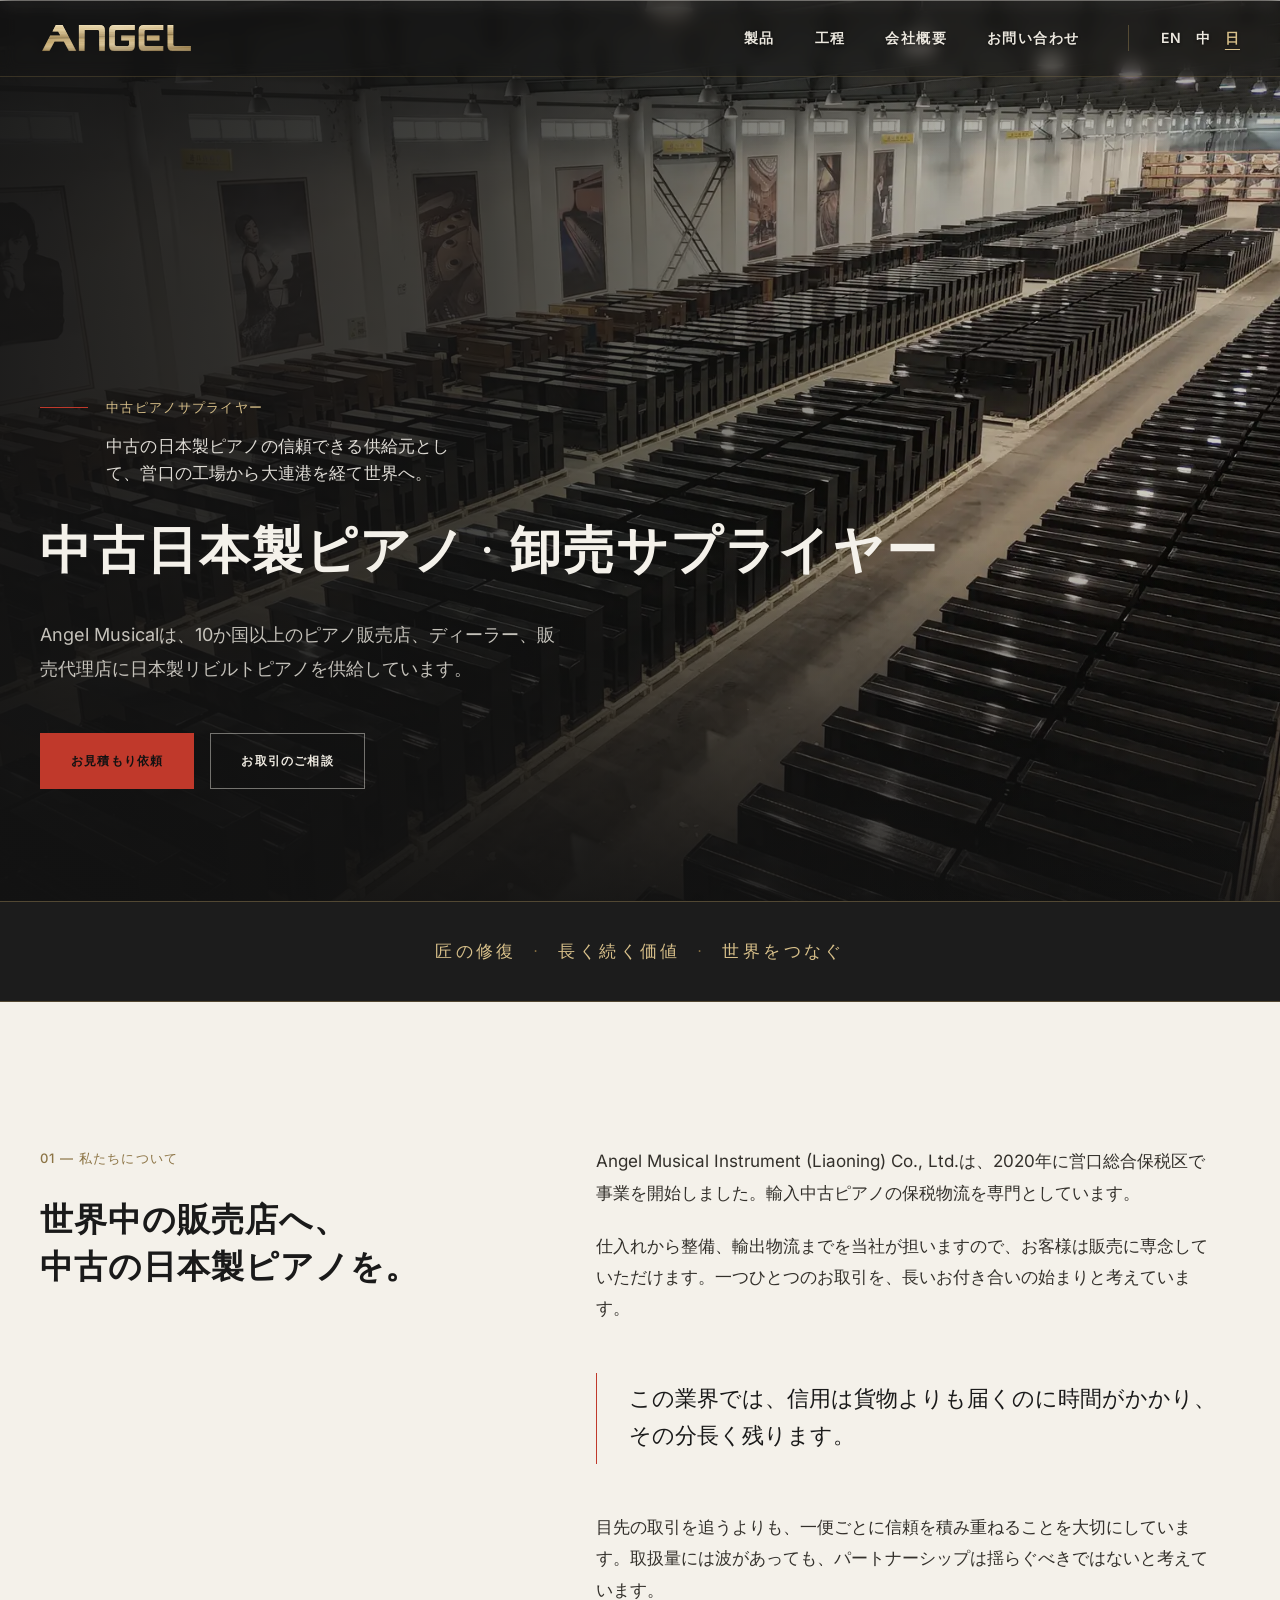
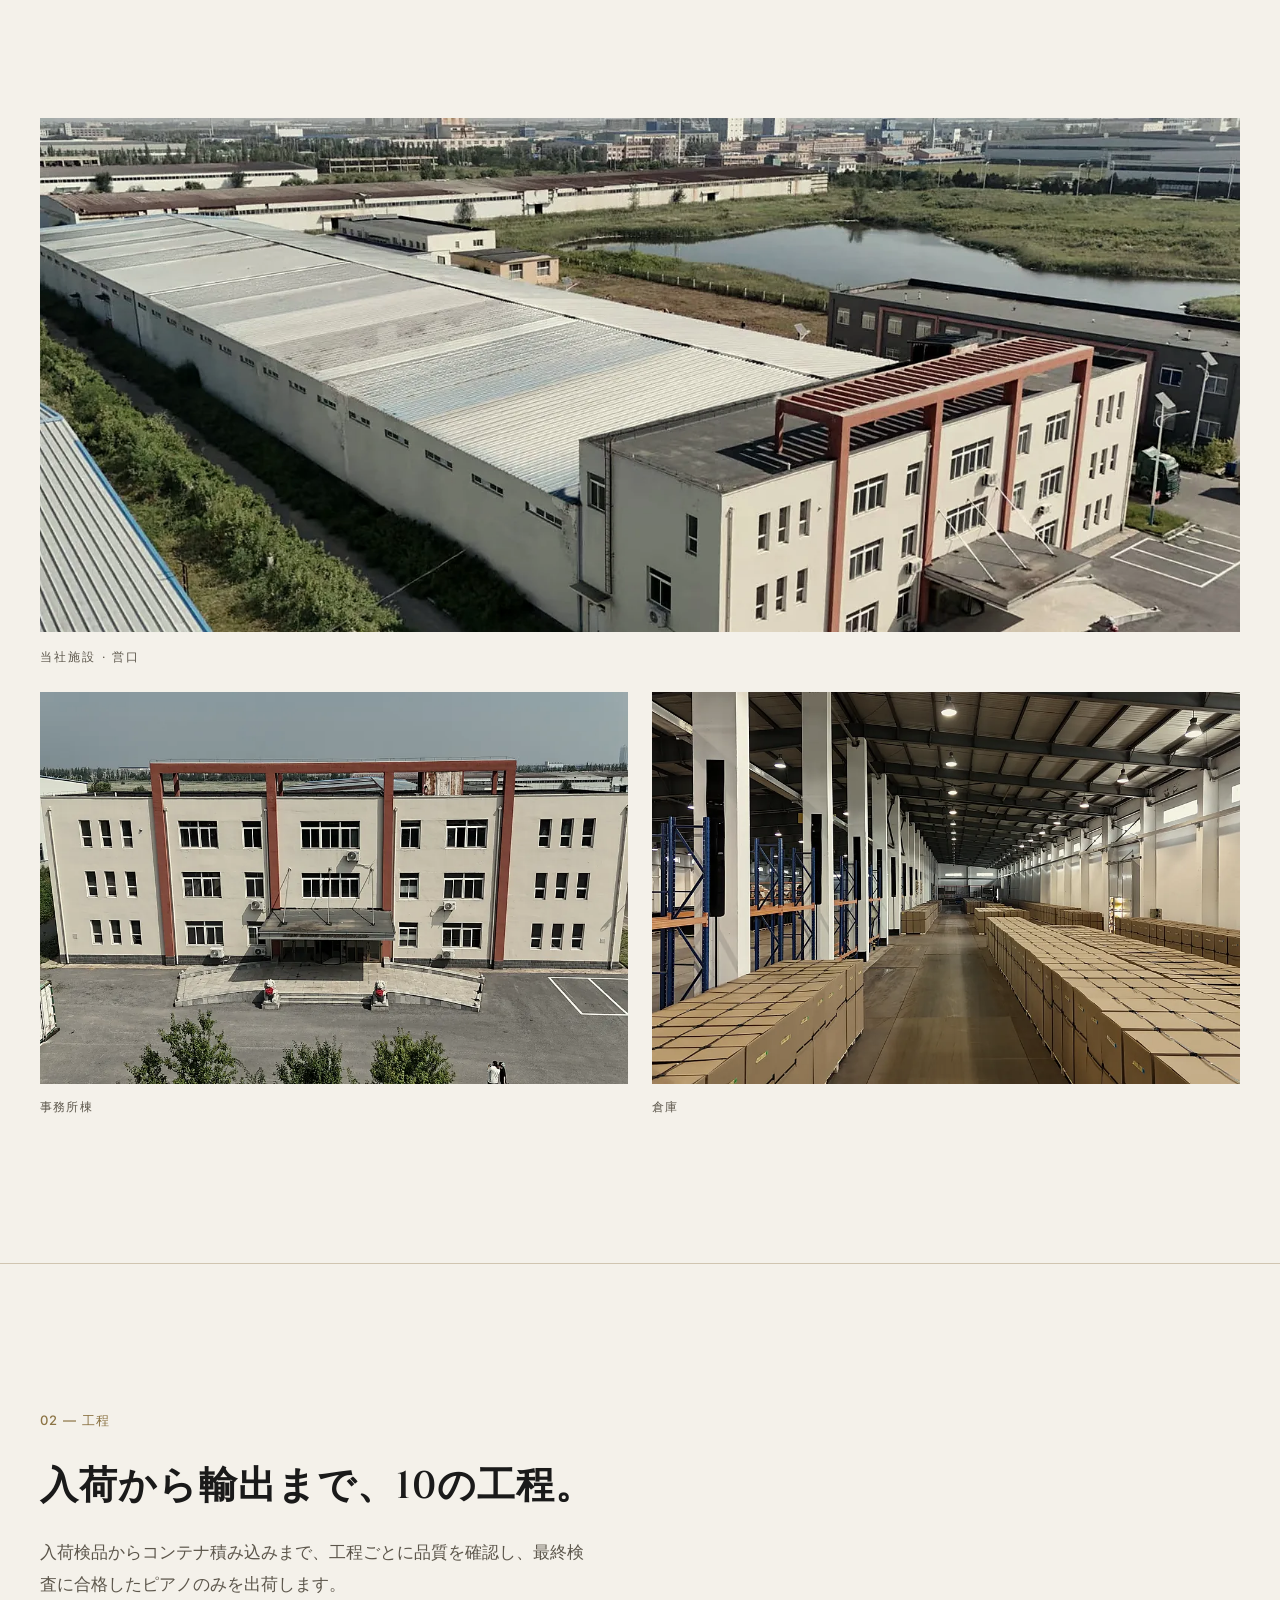
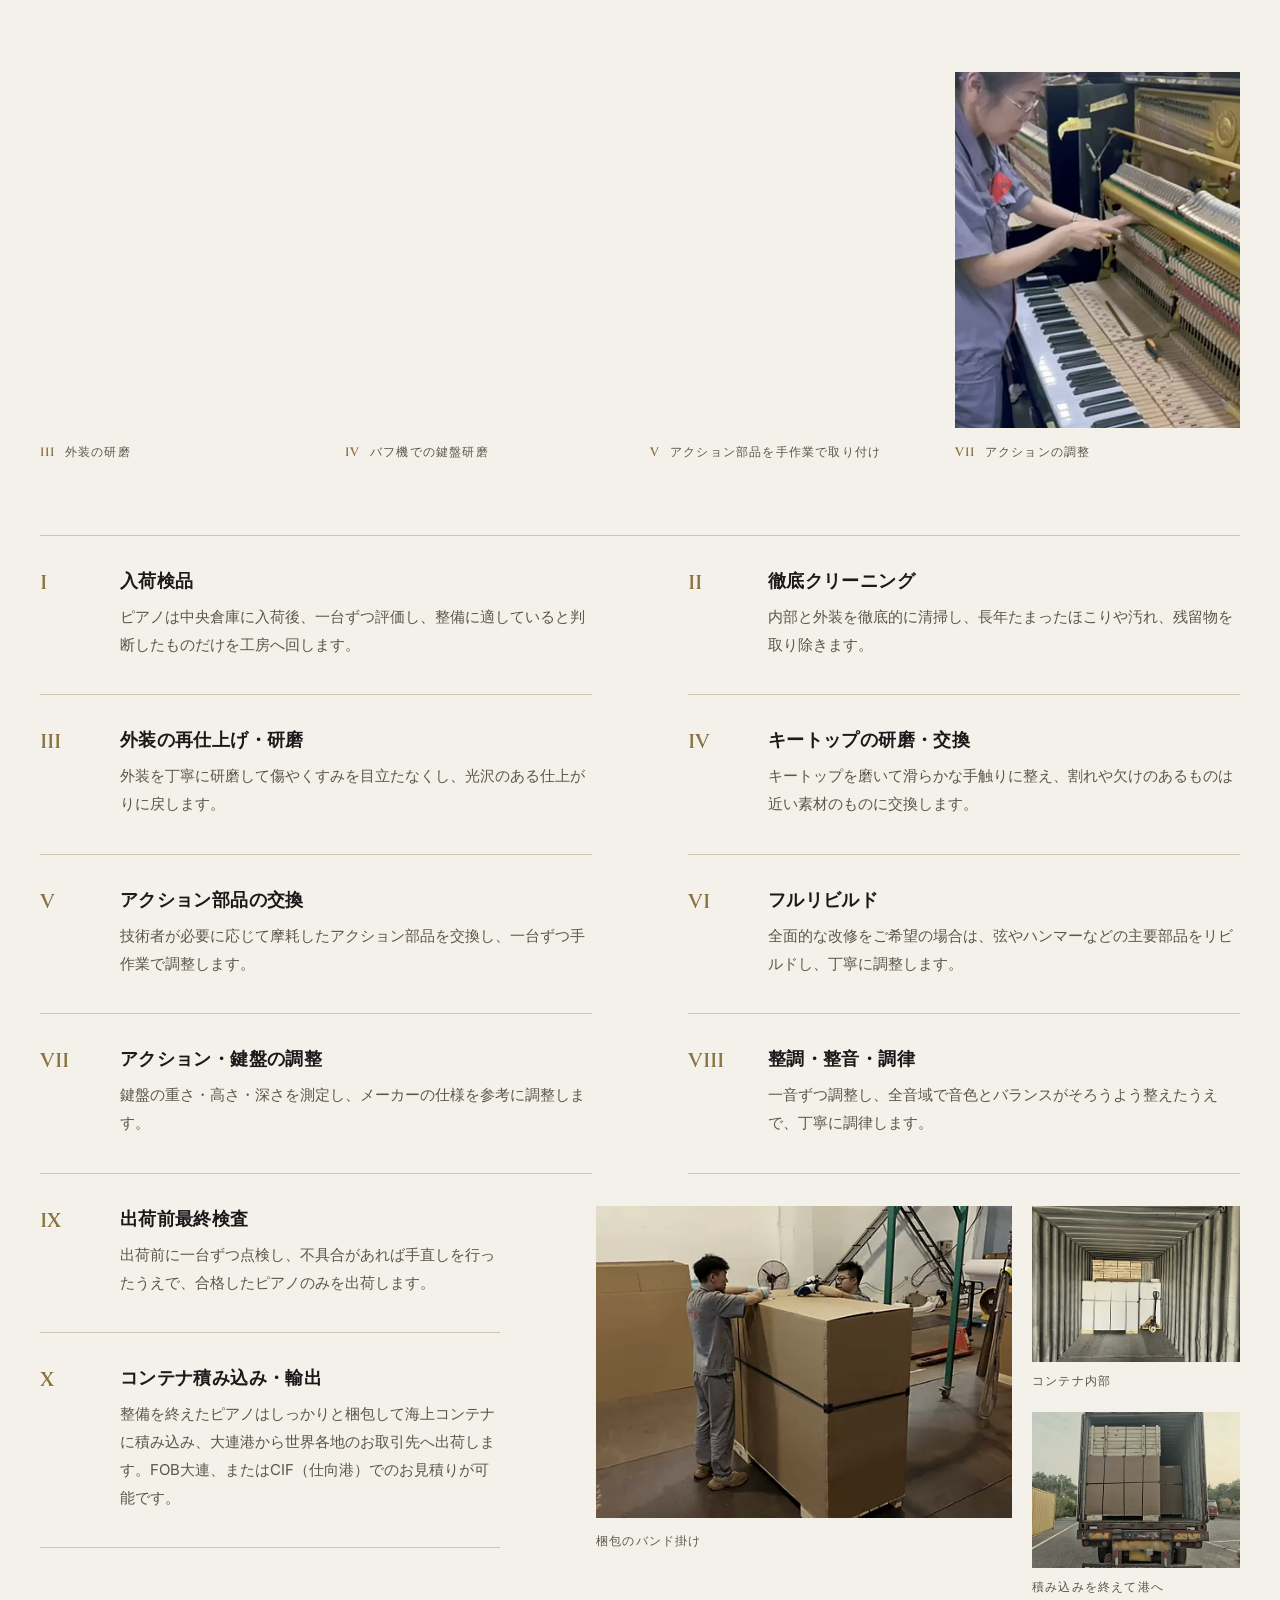
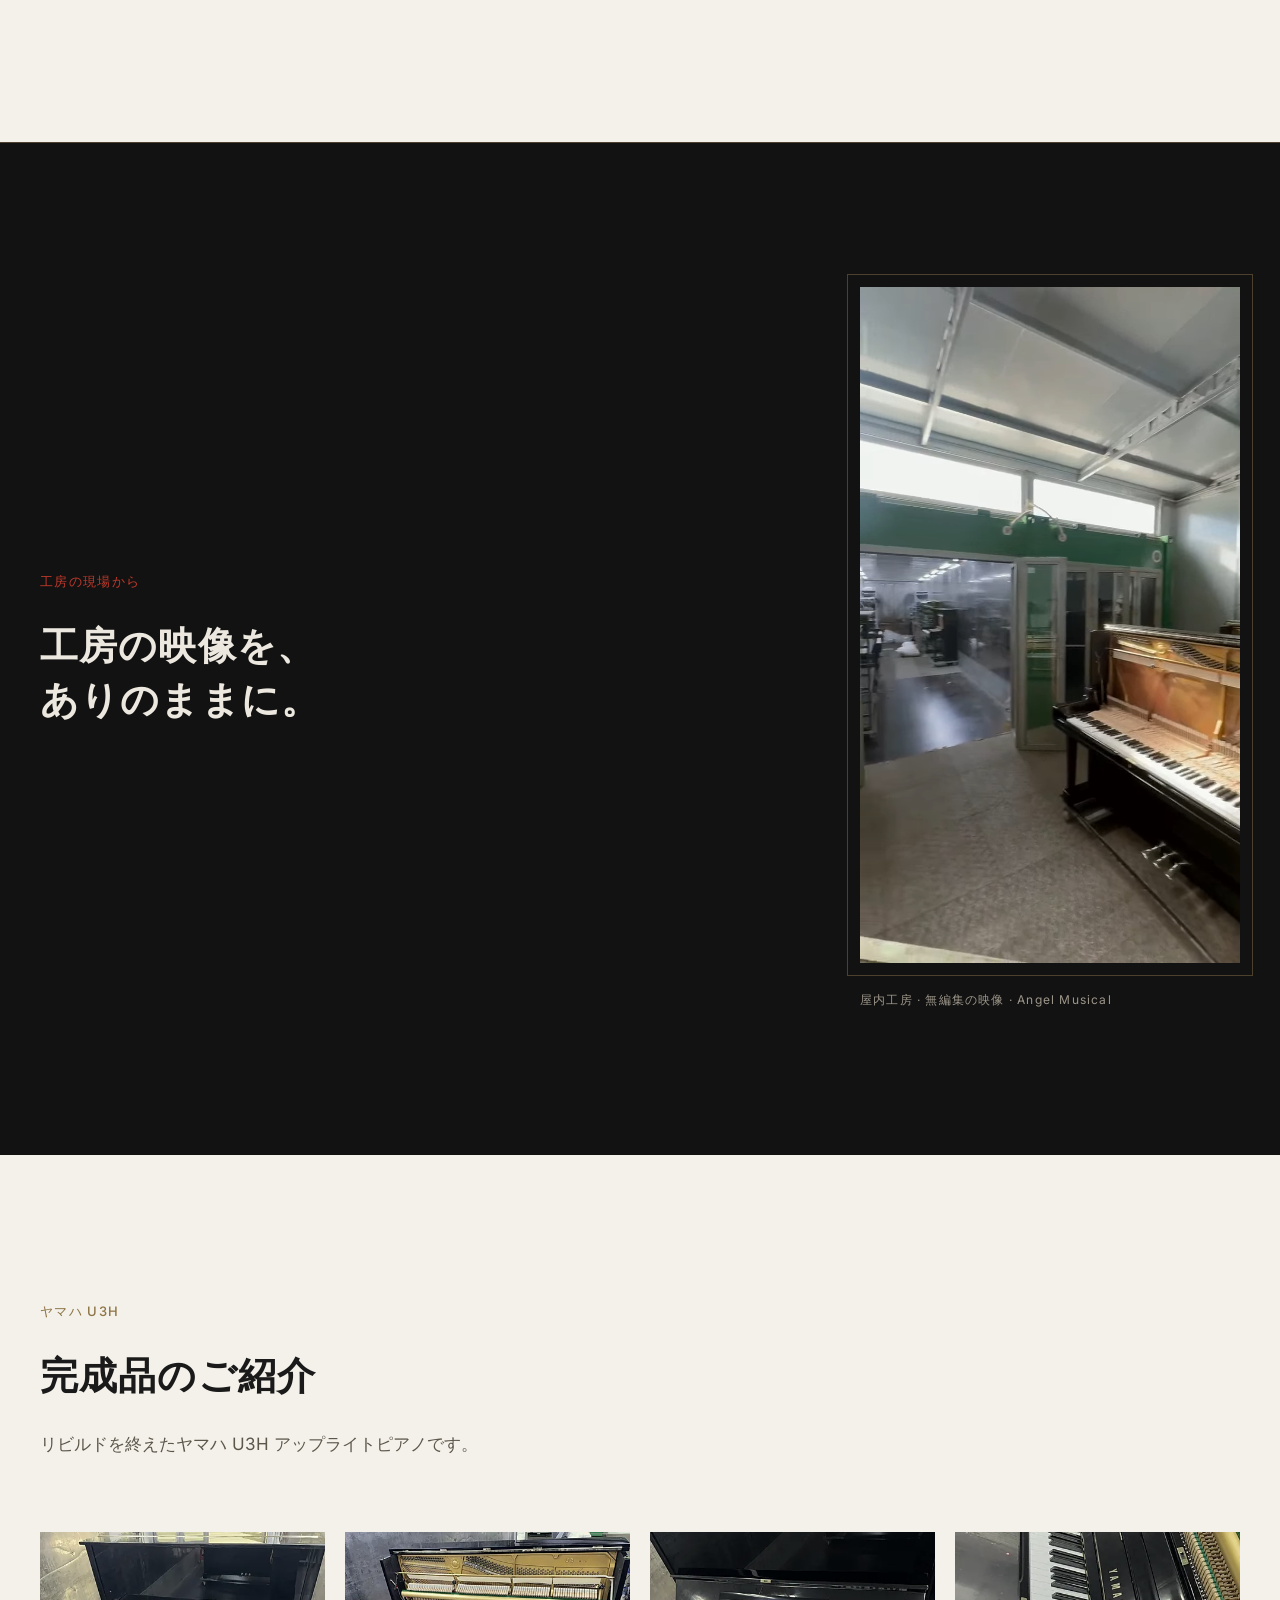
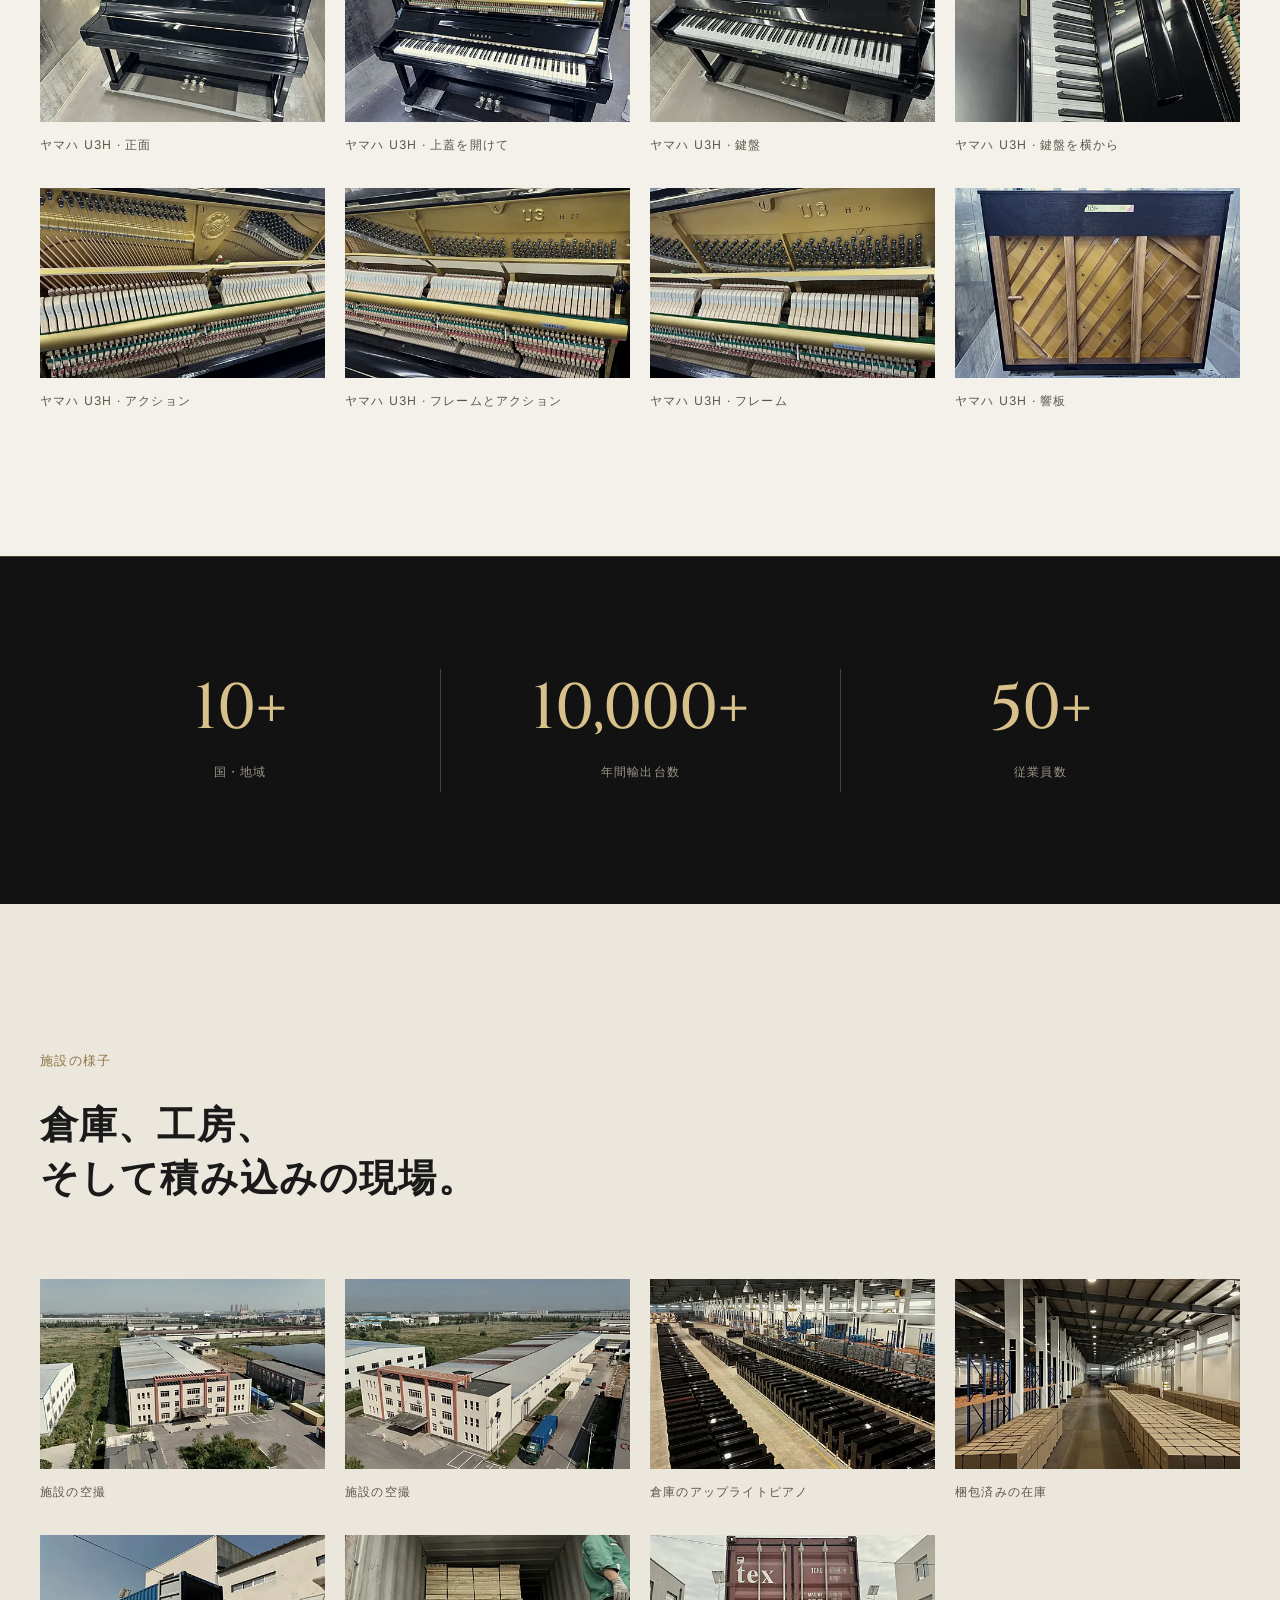
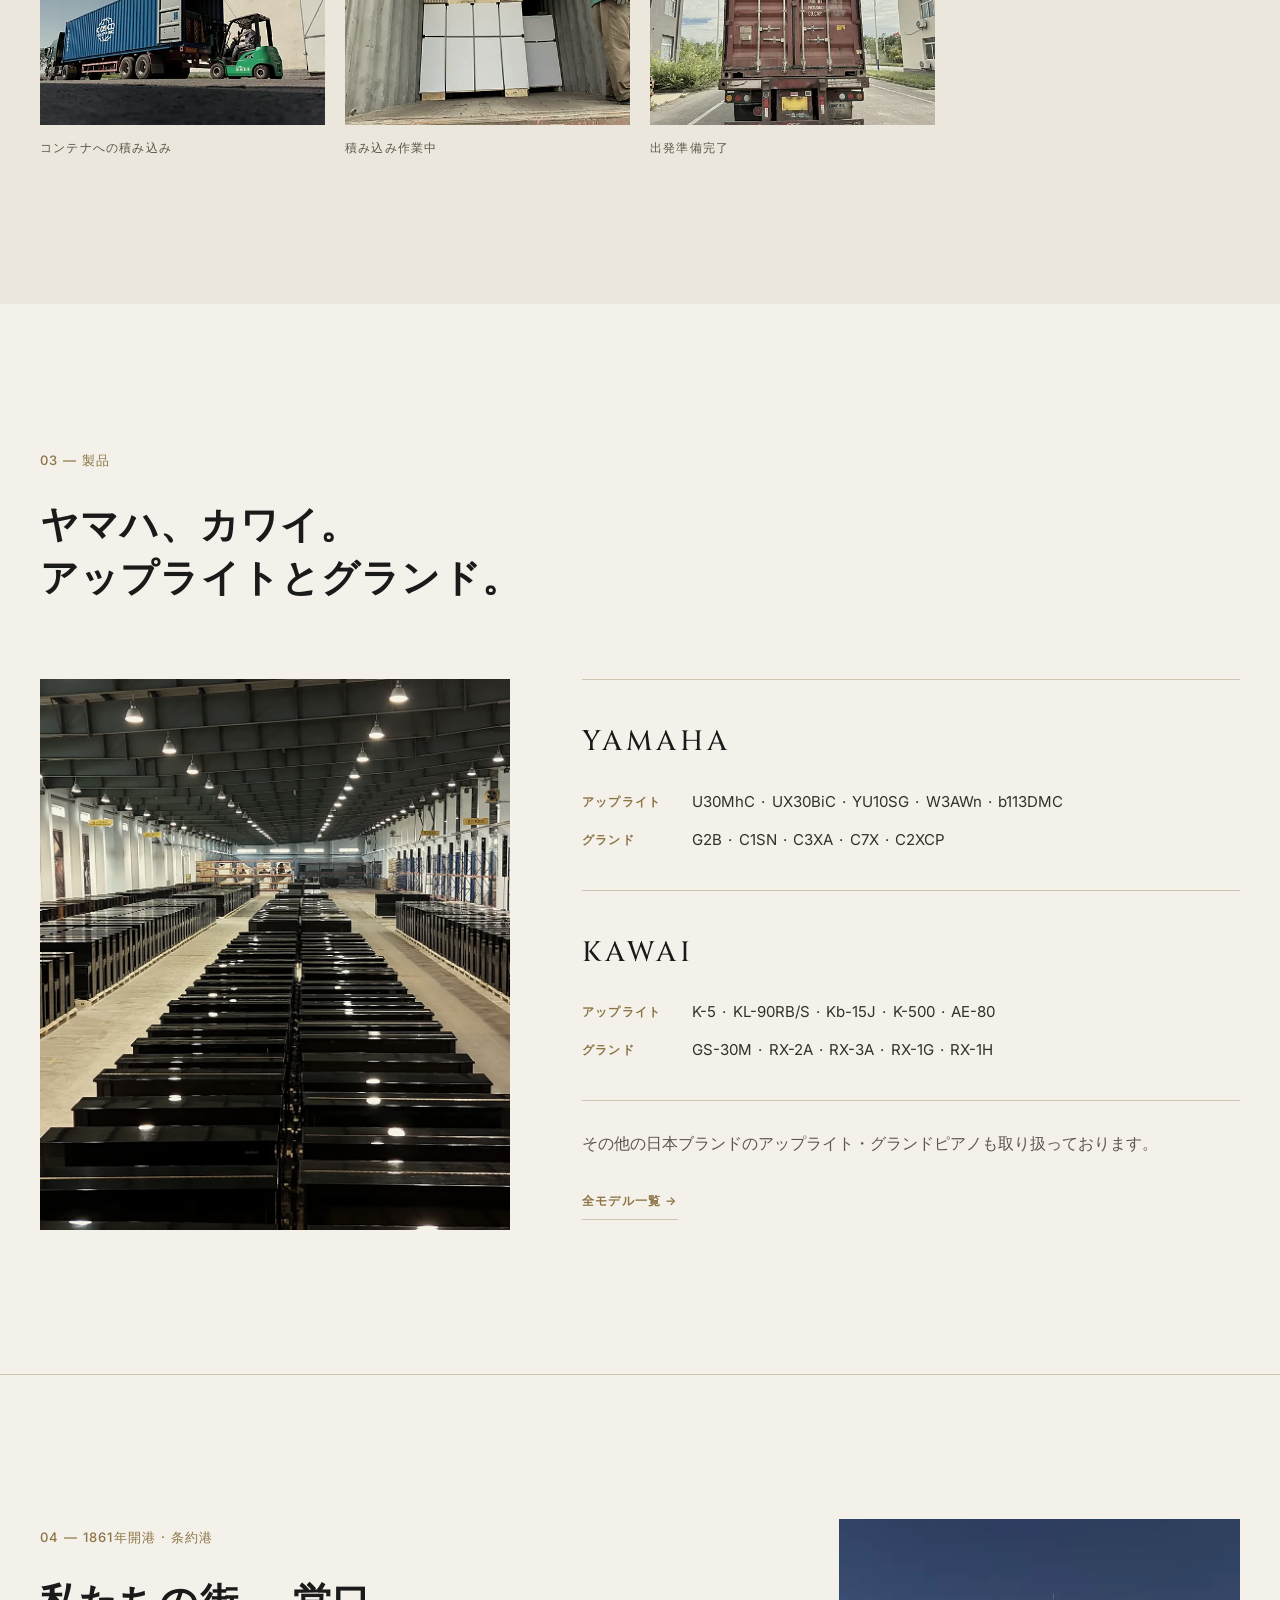
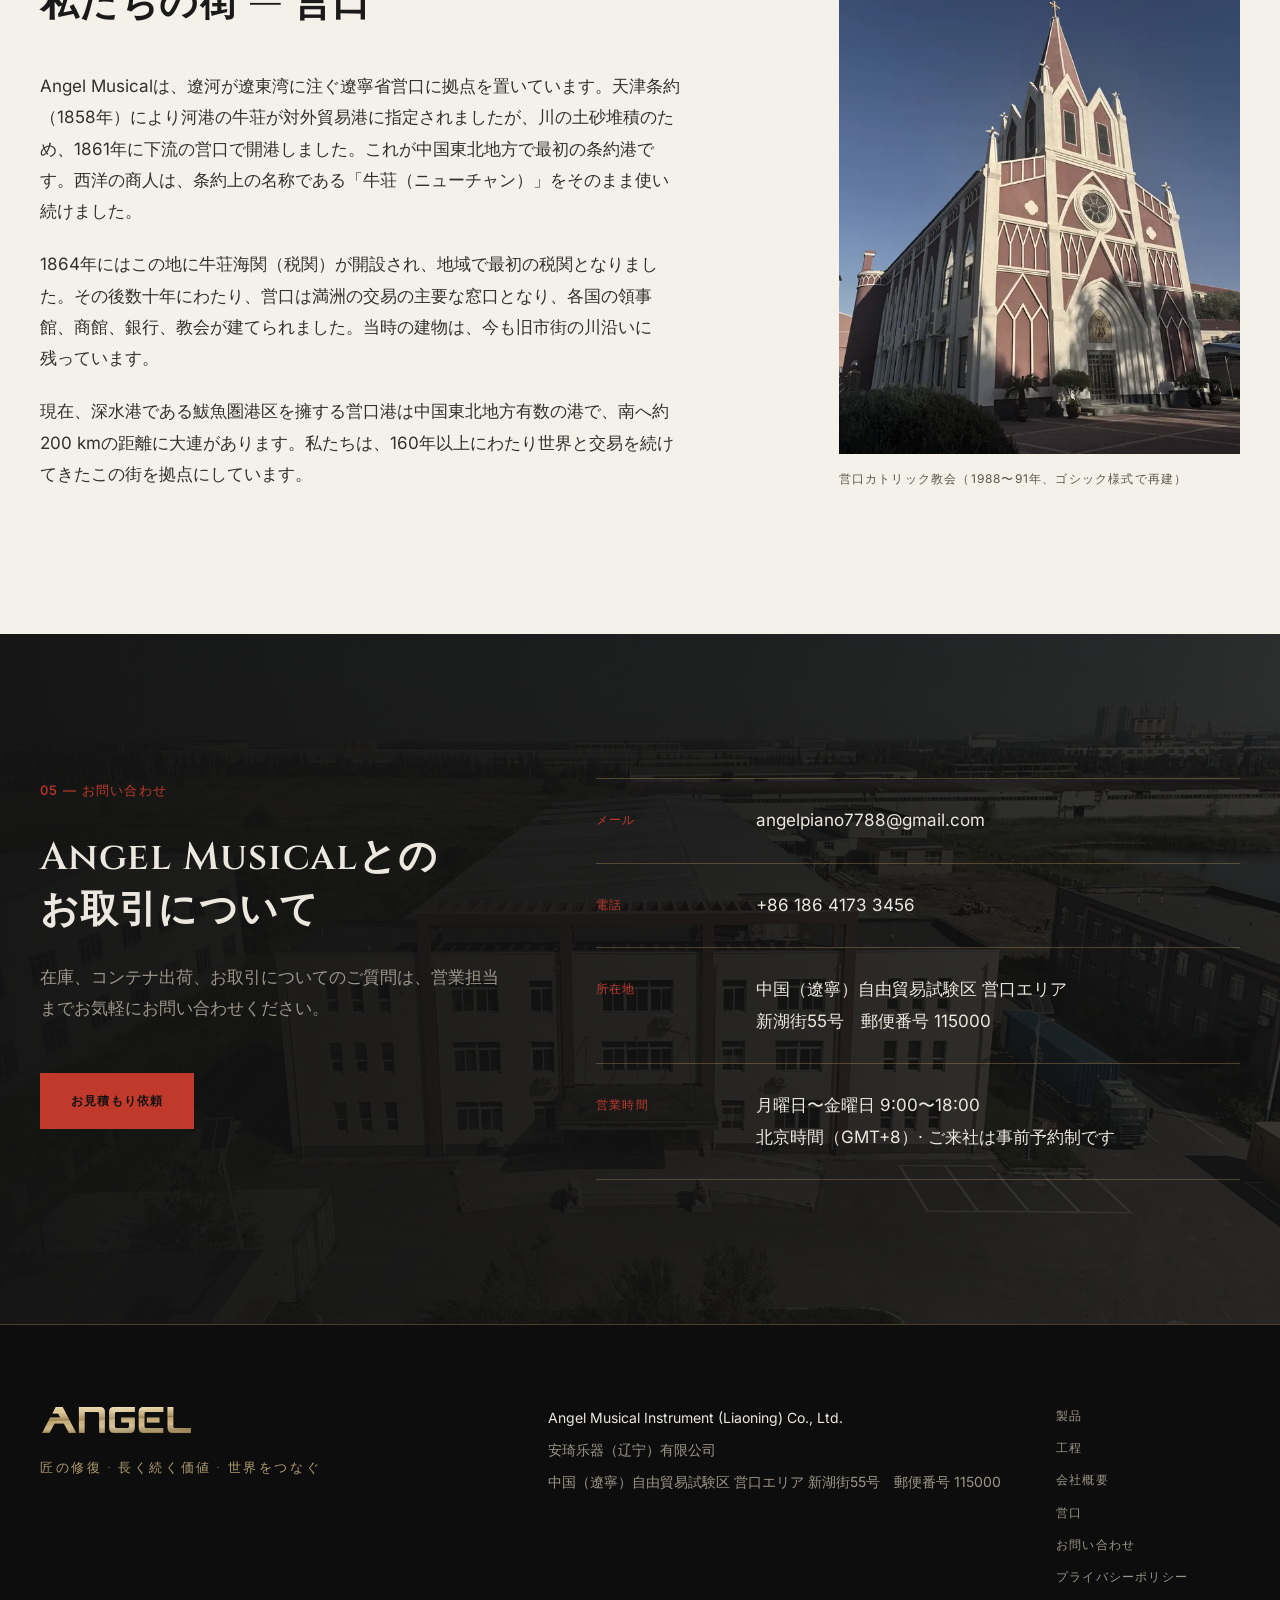
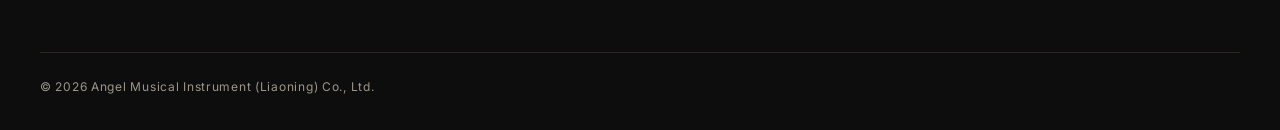
<file: ja/index.html>
<!doctype html>
<!--
  =====================================================================
  Angel Musical 首页原型（index.html）
  ---------------------------------------------------------------------
  这是网站的"骨架"：只负责内容和结构（标题、段落、图片、链接）。
  所有"长什么样"（颜色、字体、间距、排版）都写在 css/style.css 里。
  阅读顺序：从上到下 = 页面从上到下。
  每个大区块都用 <section> 包起来，并配有中文注释说明用途。

  ★ 这是【日文版】（ja/index.html），由英文版逐段翻译，结构和 ID 与英文版完全相同。
    因为本文件在 ja/ 子文件夹里，图片、样式等共享文件的路径前面都加了 ../（上一级文件夹）。
  ★ 标有 TODO 的地方是"待确认信息"，上线前必须替换成真实内容。
  =====================================================================
-->
<html lang="ja">
<head>
  <!-- 字符编码：UTF-8 让中文、日文、英文都能正常显示 -->
  <meta charset="utf-8">
  <!-- 让手机按设备宽度显示页面，而不是缩小成电脑版 -->
  <meta name="viewport" content="width=device-width, initial-scale=1">

  <!-- 浏览器标签页标题 + 搜索引擎显示的标题 -->
  <title>Angel Musical | 中古日本製ピアノの卸売サプライヤー</title>
  <!-- 搜索引擎结果里显示的简介（用的是现网站和资料表里的真实文案） -->
  <meta name="description" content="Angel Musicalは、10か国以上のピアノ販売店・ディーラー・販売代理店に日本製リビルトピアノを供給しています。">

  <!-- 多语言版本声明（hreflang）：告诉搜索引擎这三个页面是同一内容的不同语言版本。
       x-default = 默认版本（英文）。注意：angelmusical.com 域名还没绑定到新网站，绑定后即生效 -->
  <link rel="alternate" hreflang="en" href="https://angelmusical.com/">
  <link rel="alternate" hreflang="zh-CN" href="https://angelmusical.com/zh/">
  <link rel="alternate" hreflang="ja" href="https://angelmusical.com/ja/">
  <link rel="alternate" hreflang="x-default" href="https://angelmusical.com/">

  <!-- 网站小图标（浏览器标签页上的那个 A）。SVG 清晰，PNG 作为兼容备用 -->
  <link rel="icon" href="../images/favicon.svg" type="image/svg+xml">
  <link rel="icon" href="../images/favicon-32.png" sizes="32x32" type="image/png">
  <link rel="apple-touch-icon" href="../images/apple-touch-icon.png">

  <!-- 预加载首屏要用的字体和大图，让首屏更快出现 -->
  <link rel="preload" href="../fonts/cinzel-latin.woff2" as="font" type="font/woff2" crossorigin>
  <link rel="preload" href="../fonts/inter-latin.woff2" as="font" type="font/woff2" crossorigin>
  <link rel="preload" href="../images/hero-factory.webp" as="image">

  <!-- 引入样式表：所有外观都在这里 -->
  <link rel="stylesheet" href="../css/style.css">
</head>

<body>

  <!-- 无障碍"跳到正文"链接：用键盘 Tab 键时才会出现，方便视障用户 -->
  <a class="skip-link" href="#main">本文へスキップ</a>

  <!-- =================================================================
       1. 页头 Header：Logo + 导航 + 语言切换
       ================================================================= -->
  <header class="site-header">
    <div class="container header-inner">

      <!-- Logo：点击回到首页。页头和页脚用的是同一个文件，保证全站统一
           （2026-10-23 换成 Option A 几何钛金字标；文字已转成轮廓路径，任何电脑上显示都一样。
            width/height 按 Option A 的比例 1770:348 写成 153×30，防止加载时页面跳动） -->
      <a class="brand" href="index.html" aria-label="Angel Musical — ホーム">
        <img src="../images/logo-angel-gold.svg" alt="ANGEL" width="153" height="30">
      </a>

      <!-- 主导航：# 开头的链接会跳到本页对应的区块 -->
      <nav class="main-nav" aria-label="メインメニュー">
        <a href="#brands">製品</a>
        <a href="#process">工程</a>
        <a href="#about">会社概要</a>
        <a href="#contact">お問い合わせ</a>
      </nav>

      <!-- 语言切换：三个语言版本互相链接。
           aria-current="page" 标记"当前所在的语言"，读屏软件会读出来，CSS 也用它把当前语言变成金色 -->
      <div class="lang-switch" aria-label="言語">
        <a href="../index.html" lang="en" hreflang="en">EN</a>
        <a href="../zh/index.html" lang="zh-CN" hreflang="zh-CN">中</a>
        <a href="index.html" lang="ja" hreflang="ja" aria-current="page">日</a>
      </div>

    </div>
  </header>

  <!-- main：页面的主要内容都在这里面 -->
  <main id="main">

    <!-- ===============================================================
         2. 首屏 Hero：大图 + 主标题 + 两个按钮
         背景大图在 CSS 里设置（.hero），这里只放文字
         =============================================================== -->
    <section class="hero">
      <div class="container hero-inner">
        <!-- 小标题（资料表首页文案） -->
        <p class="eyebrow">中古ピアノサプライヤー</p>
        <!-- 推广语：紧跟在小标题下面，左边和小标题文字对齐 -->
        <p class="hero-promo">中古の日本製ピアノの信頼できる供給元として、営口の工場から大連港を経て世界へ。</p>

        <!-- 主标题：整页唯一的 h1，搜索引擎最看重 -->
        <h1 class="hero-title"><span class="nw">中古日本製ピアノ</span> · <span class="nw">卸売サプライヤー</span></h1>

        <!-- 副标题（现网站 About 页文案） -->
        <p class="hero-lead">
          Angel Musicalは、10か国以上のピアノ販売店、ディーラー、販売代理店に日本製リビルトピアノを供給しています。
        </p>

        <!-- 两个按钮：都跳到页面底部的联系区 -->
        <div class="button-row">
          <a class="btn btn-gold" href="#contact">お見積もり依頼</a>
          <a class="btn btn-ghost" href="#contact">お取引のご相談</a>
        </div>
      </div>
    </section>

    <!-- ===============================================================
         3. 品牌口号带 Tagline band（资料表里的公司口号）
         =============================================================== -->
    <section class="tagline-band" aria-label="企業スローガン">
      <div class="container">
        <p>匠の修復 <span aria-hidden="true">·</span> 長く続く価値 <span aria-hidden="true">·</span> 世界をつなぐ</p>
      </div>
    </section>

    <!-- ===============================================================
         4. 关于我们 Who we are（文案全部来自现网站 About 页）
         左边：编号 + 大标题；右边：正文
         =============================================================== -->
    <section class="section section-light" id="about">
      <div class="container grid-2">

        <div class="section-head">
          <p class="section-no">01 — 私たちについて</p>
          <h2 class="section-title">世界中の<wbr>販売店へ、<br>中古の<wbr>日本製ピアノを。</h2>
        </div>

        <div class="prose">
          <p>
            Angel Musical Instrument (Liaoning) Co., Ltd.は、2020年に営口総合保税区で事業を開始しました。輸入中古ピアノの保税物流を専門としています。
          </p>
          <p>
            仕入れから整備、輸出物流までを当社が担いますので、お客様は販売に専念していただけます。一つひとつのお取引を、長いお付き合いの始まりと考えています。
          </p>

          <!-- 引言：用细金线和衬线字体突出公司理念 -->
          <blockquote class="quote">
            <p>この業界では、信用は貨物よりも届くのに時間がかかり、その分長く残ります。</p>
          </blockquote>

          <p>
            目先の取引を追うよりも、一便ごとに信頼を積み重ねることを大切にしています。取扱量には波があっても、パートナーシップは揺らぐべきではないと考えています。
          </p>
        </div>

      </div>

      <!-- 厂区航拍照片（公司自己拍摄）。宽幅 21:9，放在关于我们的下方 -->
      <div class="container">
        <figure class="wide-photo">
          <img src="../images/about-facility.webp" alt="営口にあるAngel Musicalの施設の空撮" width="1600" height="686" loading="lazy">
          <figcaption>当社施設 · 営口</figcaption>
        </figure>

        <!-- 2026-10-23 新增：两张并排小图（办公楼正面 + 仓库）。
             srcset = 同一张图的两个尺寸，sizes = 告诉浏览器图片大约显示多宽，浏览器自己挑最合适的那张 -->
        <div class="photo-pair">
          <figure>
            <img src="../images/gallery/about-front-960.webp"
                 srcset="../images/gallery/about-front-480.webp 480w, ../images/gallery/about-front-960.webp 960w"
                 sizes="(max-width: 960px) 100vw, 580px"
                 alt="Angel Musical 事務所棟の正面" width="960" height="640" loading="lazy" decoding="async">
            <figcaption>事務所棟</figcaption>
          </figure>
          <figure>
            <img src="../images/gallery/about-warehouse-960.webp"
                 srcset="../images/gallery/about-warehouse-480.webp 480w, ../images/gallery/about-warehouse-960.webp 960w"
                 sizes="(max-width: 960px) 100vw, 580px"
                 alt="梱包済みの段ボールが並ぶ倉庫の通路" width="960" height="640" loading="lazy" decoding="async">
            <figcaption>倉庫</figcaption>
          </figure>
        </div>
      </div>
    </section>

    <!-- ===============================================================
         5. 十道工序 The 10-step process（文案来自现网站 Services 页）
         上面 3 张工艺照片，下面是编号列表 <ol>
         2026-10-23：文案改为克制、真实的说法（不写无法保证的精度数字，如“0.01 mm 公差”，也不用“每一台/完美/镜面”等绝对化用语）
         =============================================================== -->
    <section class="section section-light section-border" id="process">
      <div class="container">

        <div class="section-head section-head-wide">
          <p class="section-no">02 — 工程</p>
          <h2 class="section-title">入荷から輸出まで、<wbr>10の工程。</h2>
          <p class="section-intro">
            入荷検品からコンテナ積み込みまで、工程ごとに品質を確認し、最終検査に合格したピアノのみを出荷します。
          </p>
        </div>

        <!-- 2026-10-23 新增：车间短视频，对应下面的第 III、IV、V、VII 步。
             2026-10-23 调整：整排移到工序标题下面（替换原来那排三张照片），第 III 步也已换成视频。
             视频都是静音循环的小文件（每段 1 MB 以内），先只显示封面图，
             滚动到附近才由 js/clips.js 加载；手机上自动换成更小的版本；
             访客开启"减少动态效果"时只显示封面图，不播放。 -->
        <div class="clip-row">
          <figure>
            <video class="clip-video" muted loop playsinline preload="none"
                   poster="../images/clips/clip-case-poster.webp" width="480" height="600"
                   aria-label="工房の映像：グランドピアノの外装を手入れし、続いてアップライトピアノの外装をオービタルポリッシャーで磨く技術者">
              <source data-src="../video/clip-case.webm" data-src-mobile="../video/clip-case-m.webm" type="video/webm">
              <source data-src="../video/clip-case.mp4" data-src-mobile="../video/clip-case-m.mp4" type="video/mp4">
            </video>
            <figcaption><span class="clip-no">III</span>外装の研磨</figcaption>
          </figure>
          <figure>
            <video class="clip-video" muted loop playsinline preload="none"
                   poster="../images/clips/clip-keys-poster.webp" width="480" height="600"
                   aria-label="工房の映像：バフ機で鍵盤を磨く技術者">
              <source data-src="../video/clip-keys.webm" data-src-mobile="../video/clip-keys-m.webm" type="video/webm">
              <source data-src="../video/clip-keys.mp4" data-src-mobile="../video/clip-keys-m.mp4" type="video/mp4">
            </video>
            <figcaption><span class="clip-no">IV</span>バフ機での鍵盤研磨</figcaption>
          </figure>
          <figure>
            <video class="clip-video" muted loop playsinline preload="none"
                   poster="../images/clips/clip-action-poster.webp" width="480" height="600"
                   aria-label="工房の映像：アクションの小部品を手作業で取り付ける技術者">
              <source data-src="../video/clip-action.webm" data-src-mobile="../video/clip-action-m.webm" type="video/webm">
              <source data-src="../video/clip-action.mp4" data-src-mobile="../video/clip-action-m.mp4" type="video/mp4">
            </video>
            <figcaption><span class="clip-no">V</span>アクション部品を手作業で取り付け</figcaption>
          </figure>
          <figure>
            <video class="clip-video" muted loop playsinline preload="none"
                   poster="../images/clips/clip-regulation-poster.webp" width="480" height="600"
                   aria-label="工房の映像：アップライトピアノのアクションを調整する技術者">
              <source data-src="../video/clip-regulation.webm" data-src-mobile="../video/clip-regulation-m.webm" type="video/webm">
              <source data-src="../video/clip-regulation.mp4" data-src-mobile="../video/clip-regulation-m.mp4" type="video/mp4">
            </video>
            <figcaption><span class="clip-no">VII</span>アクションの調整</figcaption>
          </figure>
        </div>

        <!-- 编号列表：<ol> 是"有序列表"，编号样式由 CSS 控制（I、II、III…） -->
        <ol class="steps">
          <li>
            <h3>入荷検品</h3>
            <p>ピアノは中央倉庫に入荷後、一台ずつ評価し、整備に適していると判断したものだけを工房へ回します。</p>
          </li>
          <li>
            <h3>徹底クリーニング</h3>
            <p>内部と外装を徹底的に清掃し、長年たまったほこりや汚れ、残留物を取り除きます。</p>
          </li>
          <li>
            <h3>外装の再仕上げ・研磨</h3>
            <p>外装を丁寧に研磨して傷やくすみを目立たなくし、光沢のある仕上がりに戻します。</p>
          </li>
          <li>
            <h3>キートップの研磨・交換</h3>
            <p>キートップを磨いて滑らかな手触りに整え、割れや欠けのあるものは近い素材のものに交換します。</p>
          </li>
          <li>
            <h3>アクション部品の交換</h3>
            <p>技術者が必要に応じて摩耗したアクション部品を交換し、一台ずつ手作業で調整します。</p>
          </li>
          <li>
            <h3>フルリビルド</h3>
            <p>全面的な改修をご希望の場合は、弦やハンマーなどの主要部品をリビルドし、丁寧に調整します。</p>
          </li>
          <li>
            <h3>アクション・鍵盤の調整</h3>
            <p>鍵盤の重さ・高さ・深さを測定し、メーカーの仕様を参考に調整します。</p>
          </li>
          <li>
            <h3>整調・整音・調律</h3>
            <p>一音ずつ調整し、全音域で音色とバランスがそろうよう整えたうえで、丁寧に調律します。</p>
          </li>
        </ol>

        <!-- 2026-10-23 新增：第 IX–X 步（终检、包装、装柜）单独一块：左边文字，右边 3 张包装/装柜照片。
             第二个 <ol> 加了 class="steps-tail"，CSS 里让它的编号从 IX 接着往下数 -->
        <div class="pack-block">
          <ol class="steps steps-tail">
            <li>
              <h3>出荷前最終検査</h3>
              <p>出荷前に一台ずつ点検し、不具合があれば手直しを行ったうえで、合格したピアノのみを出荷します。</p>
            </li>
            <li>
              <h3>コンテナ積み込み・輸出</h3>
              <p>整備を終えたピアノはしっかりと梱包して海上コンテナに積み込み、大連港から世界各地のお取引先へ出荷します。FOB大連、またはCIF（仕向港）でのお見積りが可能です。</p>
            </li>
          </ol>

          <div class="pack-photos">
            <figure class="pack-main">
              <img src="../images/gallery/pack-strapping-800.webp"
                   srcset="../images/gallery/pack-strapping-480.webp 480w, ../images/gallery/pack-strapping-800.webp 800w"
                   sizes="(max-width: 960px) 100vw, 440px"
                   alt="パレット上のピアノ用段ボール梱包にバンドを掛ける Angel Musical のスタッフ2名" width="800" height="600" loading="lazy" decoding="async">
              <figcaption>梱包のバンド掛け</figcaption>
            </figure>
            <figure>
              <img src="../images/gallery/pack-container-800.webp"
                   srcset="../images/gallery/pack-container-480.webp 480w, ../images/gallery/pack-container-800.webp 800w"
                   sizes="(max-width: 960px) 50vw, 220px"
                   alt="コンテナ内に積まれた梱包済みのピアノ" width="800" height="600" loading="lazy" decoding="async">
              <figcaption>コンテナ内部</figcaption>
            </figure>
            <figure>
              <img src="../images/gallery/pack-truck-800.webp"
                   srcset="../images/gallery/pack-truck-480.webp 480w, ../images/gallery/pack-truck-800.webp 800w"
                   sizes="(max-width: 960px) 50vw, 220px"
                   alt="積み込みを終え、扉が開いたトラックのコンテナ" width="800" height="600" loading="lazy" decoding="async">
              <figcaption>積み込みを終えて港へ</figcaption>
            </figure>
          </div>
        </div>

      </div>
    </section>

    <!-- ===============================================================
         5b. 工艺视频带 Craft video（公司自己拍摄的车间视频，已去除全部声音）
         2026-10-23 文案改为"车间视频实况"：强调这是室内车间现场拍的一段连续镜头，中间没有剪辑
         （只截取了约 8 秒、去掉声音、统一了色调；不要写成"原片"）。
         左边文字、右边竖版视频。
         - muted：静音（浏览器只允许静音视频自动播放）
         - loop：循环播放
         - playsinline：在 iPhone 上不自动全屏
         - poster：视频加载前 / 不播放时显示的封面图
         - preload="none"：先不下载视频，等滚动到附近时由 js/craft-video.js 再加载（省流量）
         如果访客的系统设置了"减少动态效果"，视频不会自动播放，只显示封面和播放按钮。
         =============================================================== -->
    <section class="section section-dark craft" aria-label="工房の映像">
      <div class="container craft-grid">

        <div class="craft-text">
          <p class="section-no">工房の現場から</p>
          <h2 class="section-title">工房の映像を、<br>ありのままに。</h2>
          <!-- 2026-10-23：按要求删掉了这里的说明段落，只保留小标题和大标题 -->
        </div>

        <figure class="craft-media">
          <video class="craft-video" muted loop playsinline preload="none"
                 poster="../images/craft-poster.webp" width="720" height="1280"
                 aria-label="工房の映像：開いたアップライトピアノと作業中の技術者">
            <!-- 两种格式：浏览器会自动选第一个它支持的。WebM 更小，MP4 兼容性最好 -->
            <source data-src="../video/craft-loop.webm" type="video/webm">
            <source data-src="../video/craft-loop.mp4" type="video/mp4">
          </video>
          <figcaption>屋内工房 · 無編集の映像 · Angel Musical</figcaption>
        </figure>

      </div>
    </section>

    <!-- ===============================================================
         5b. 成品展示 Finished pianos（2026-10-23 新增：8 张雅马哈 U3H 成品照片）
         - 照片由 site-src/make_showcase.py 生成：钢板序列号只保留前两位、背面标签编号已抹掉（隐私）
         - 和下面的相册用同一套样式（.gallery-grid：电脑 4 列 × 2 行，手机 2 列）和同一个灯箱（js/gallery.js）
         - 只有 class 里带 gallery-lb 的区块会被灯箱接管；每个区块各自翻页（这里是 1/8 … 8/8）
         =============================================================== -->
    <section class="section section-light showcase gallery-lb" id="showcase" aria-label="完成品のご紹介"
             data-label-close="閉じる" data-label-prev="前の写真" data-label-next="次の写真">
      <div class="container">
        <div class="section-head section-head-wide">
          <p class="section-no">ヤマハ U3H</p>
          <h2 class="section-title">完成品のご紹介</h2>
          <p class="section-intro">リビルドを終えたヤマハ U3H アップライトピアノです。</p>
        </div>
        <ul class="gallery-grid">
          <li>
            <a class="g-item" href="../images/showcase/u3h-front-1600.webp">
              <img src="../images/showcase/u3h-front-960.webp"
                   srcset="../images/showcase/u3h-front-480.webp 480w, ../images/showcase/u3h-front-960.webp 960w"
                   sizes="(max-width: 960px) 50vw, 300px"
                   alt="上蓋を閉じたヤマハ U3H アップライトピアノの正面" width="960" height="640" loading="lazy" decoding="async">
            </a>
            <p class="g-cap">ヤマハ U3H · 正面</p>
          </li>
          <li>
            <a class="g-item" href="../images/showcase/u3h-open-1600.webp">
              <img src="../images/showcase/u3h-open-960.webp"
                   srcset="../images/showcase/u3h-open-480.webp 480w, ../images/showcase/u3h-open-960.webp 960w"
                   sizes="(max-width: 960px) 50vw, 300px"
                   alt="上蓋と前板を開けたヤマハ U3H。アクションが見える" width="960" height="640" loading="lazy" decoding="async">
            </a>
            <p class="g-cap">ヤマハ U3H · 上蓋を開けて</p>
          </li>
          <li>
            <a class="g-item" href="../images/showcase/u3h-keyboard-1600.webp">
              <img src="../images/showcase/u3h-keyboard-960.webp"
                   srcset="../images/showcase/u3h-keyboard-480.webp 480w, ../images/showcase/u3h-keyboard-960.webp 960w"
                   sizes="(max-width: 960px) 50vw, 300px"
                   alt="ヤマハ U3H の鍵盤と鍵盤蓋" width="960" height="640" loading="lazy" decoding="async">
            </a>
            <p class="g-cap">ヤマハ U3H · 鍵盤</p>
          </li>
          <li>
            <a class="g-item" href="../images/showcase/u3h-keys-1600.webp">
              <img src="../images/showcase/u3h-keys-960.webp"
                   srcset="../images/showcase/u3h-keys-480.webp 480w, ../images/showcase/u3h-keys-960.webp 960w"
                   sizes="(max-width: 960px) 50vw, 300px"
                   alt="低音側から見たヤマハ U3H の鍵盤" width="960" height="640" loading="lazy" decoding="async">
            </a>
            <p class="g-cap">ヤマハ U3H · 鍵盤を横から</p>
          </li>
          <li>
            <a class="g-item" href="../images/showcase/u3h-action-1600.webp">
              <img src="../images/showcase/u3h-action-960.webp"
                   srcset="../images/showcase/u3h-action-480.webp 480w, ../images/showcase/u3h-action-960.webp 960w"
                   sizes="(max-width: 960px) 50vw, 300px"
                   alt="ヤマハ U3H 内部のハンマー、弦、チューニングピン" width="960" height="640" loading="lazy" decoding="async">
            </a>
            <p class="g-cap">ヤマハ U3H · アクション</p>
          </li>
          <li>
            <a class="g-item" href="../images/showcase/u3h-plate-1600.webp">
              <img src="../images/showcase/u3h-plate-960.webp"
                   srcset="../images/showcase/u3h-plate-480.webp 480w, ../images/showcase/u3h-plate-960.webp 960w"
                   sizes="(max-width: 960px) 50vw, 300px"
                   alt="アクションの上にある U3 の刻印入りフレーム" width="960" height="640" loading="lazy" decoding="async">
            </a>
            <p class="g-cap">ヤマハ U3H · フレームとアクション</p>
          </li>
          <li>
            <a class="g-item" href="../images/showcase/u3h-plate-close-1600.webp">
              <img src="../images/showcase/u3h-plate-close-960.webp"
                   srcset="../images/showcase/u3h-plate-close-480.webp 480w, ../images/showcase/u3h-plate-close-960.webp 960w"
                   sizes="(max-width: 960px) 50vw, 300px"
                   alt="U3 フレームの近景" width="960" height="640" loading="lazy" decoding="async">
            </a>
            <p class="g-cap">ヤマハ U3H · フレーム</p>
          </li>
          <li>
            <a class="g-item" href="../images/showcase/u3h-back-1600.webp">
              <img src="../images/showcase/u3h-back-960.webp"
                   srcset="../images/showcase/u3h-back-480.webp 480w, ../images/showcase/u3h-back-960.webp 960w"
                   sizes="(max-width: 960px) 50vw, 300px"
                   alt="背面から見たヤマハ U3H の響板と響棒" width="960" height="640" loading="lazy" decoding="async">
            </a>
            <p class="g-cap">ヤマハ U3H · 響板</p>
          </li>
        </ul>
      </div>
    </section>

    <!-- ===============================================================
         6. 数据 Numbers（深色背景）
         =============================================================== -->
    <section class="section section-dark numbers" aria-label="企業規模">
      <div class="container">
        <ul class="stats">
          <li>
            <span class="stat-value">10+</span>
            <span class="stat-label">国・地域</span>
          </li>
          <li>
            <span class="stat-value">10,000+</span>
            <span class="stat-label">年間輸出台数</span>
          </li>
          <li>
            <span class="stat-value">50+</span>
            <span class="stat-label">従業員数</span>
          </li>
        </ul>
      </div>
    </section>

    <!-- ===============================================================
         6b. 相册 Gallery（2026-10-23 新增：厂区、仓库、车间、装柜的实拍照片）
         - 每张小图都是一个链接，指向大图（1600 宽）。没有 JavaScript 时点击 = 直接打开大图。
         - js/gallery.js 会把点击改成"在页面里弹出大图"（灯箱），可以左右切换、按 Esc 关闭。
         - data-label-* = 灯箱按钮的读屏文字，中日文版会被替换成对应语言
         =============================================================== -->
    <section class="section section-light gallery gallery-lb" id="gallery" aria-label="写真ギャラリー"
             data-label-close="閉じる" data-label-prev="前の写真" data-label-next="次の写真">
      <div class="container">
        <div class="section-head section-head-wide">
          <p class="section-no">施設の様子</p>
          <h2 class="section-title">倉庫、工房、<br>そして積み込みの現場。</h2>
        </div>
        <ul class="gallery-grid">
          <li>
            <a class="g-item" href="../images/gallery/g-aerial-lake-1600.webp">
              <img src="../images/gallery/g-aerial-lake-960.webp"
                   srcset="../images/gallery/g-aerial-lake-480.webp 480w, ../images/gallery/g-aerial-lake-960.webp 960w"
                   sizes="(max-width: 960px) 50vw, 300px"
                   alt="池のそばに建つ工場棟の空撮" width="960" height="640" loading="lazy" decoding="async">
            </a>
            <p class="g-cap">施設の空撮</p>
          </li>
          <li>
            <a class="g-item" href="../images/gallery/g-aerial-site-1600.webp">
              <img src="../images/gallery/g-aerial-site-960.webp"
                   srcset="../images/gallery/g-aerial-site-480.webp 480w, ../images/gallery/g-aerial-site-960.webp 960w"
                   sizes="(max-width: 960px) 50vw, 300px"
                   alt="事務所棟と敷地の空撮" width="960" height="640" loading="lazy" decoding="async">
            </a>
            <p class="g-cap">施設の空撮</p>
          </li>
          <li>
            <a class="g-item" href="../images/gallery/g-warehouse-uprights-1600.webp">
              <img src="../images/gallery/g-warehouse-uprights-960.webp"
                   srcset="../images/gallery/g-warehouse-uprights-480.webp 480w, ../images/gallery/g-warehouse-uprights-960.webp 960w"
                   sizes="(max-width: 960px) 50vw, 300px"
                   alt="倉庫に並ぶアップライトピアノ" width="960" height="640" loading="lazy" decoding="async">
            </a>
            <p class="g-cap">倉庫のアップライトピアノ</p>
          </li>
          <li>
            <a class="g-item" href="../images/gallery/g-warehouse-cartons-1600.webp">
              <img src="../images/gallery/g-warehouse-cartons-960.webp"
                   srcset="../images/gallery/g-warehouse-cartons-480.webp 480w, ../images/gallery/g-warehouse-cartons-960.webp 960w"
                   sizes="(max-width: 960px) 50vw, 300px"
                   alt="倉庫に並ぶ梱包済みの段ボール" width="960" height="640" loading="lazy" decoding="async">
            </a>
            <p class="g-cap">梱包済みの在庫</p>
          </li>
          <li>
            <a class="g-item" href="../images/gallery/g-forklift-1600.webp">
              <img src="../images/gallery/g-forklift-960.webp"
                   srcset="../images/gallery/g-forklift-480.webp 480w, ../images/gallery/g-forklift-960.webp 960w"
                   sizes="(max-width: 960px) 50vw, 300px"
                   alt="トラックの青いコンテナにフォークリフトで積み込む様子" width="960" height="640" loading="lazy" decoding="async">
            </a>
            <p class="g-cap">コンテナへの積み込み</p>
          </li>
          <li>
            <a class="g-item" href="../images/gallery/g-container-loaded-1600.webp">
              <img src="../images/gallery/g-container-loaded-960.webp"
                   srcset="../images/gallery/g-container-loaded-480.webp 480w, ../images/gallery/g-container-loaded-960.webp 960w"
                   sizes="(max-width: 960px) 50vw, 300px"
                   alt="コンテナ内の梱包済みピアノと、そばに立つ作業員" width="960" height="640" loading="lazy" decoding="async">
            </a>
            <p class="g-cap">積み込み作業中</p>
          </li>
          <li>
            <a class="g-item" href="../images/gallery/g-container-truck-1600.webp">
              <img src="../images/gallery/g-container-truck-960.webp"
                   srcset="../images/gallery/g-container-truck-480.webp 480w, ../images/gallery/g-container-truck-960.webp 960w"
                   sizes="(max-width: 960px) 50vw, 300px"
                   alt="門の前に停まる、扉を閉めたコンテナトラック" width="960" height="640" loading="lazy" decoding="async">
            </a>
            <p class="g-cap">出発準備完了</p>
          </li>
        </ul>
      </div>
    </section>

    <!-- ===============================================================
         7. 品牌 Brands（型号来自现网站 Products 页）
         左：照片；右：两个品牌卡片
         =============================================================== -->
    <section class="section section-light" id="brands">
      <div class="container">

        <div class="section-head section-head-wide">
          <p class="section-no">03 — 製品</p>
          <h2 class="section-title">ヤマハ、カワイ。<br>アップライトと<wbr>グランド。</h2>
        </div>

        <div class="brands-grid">
          <img class="brands-photo" src="../images/brands-uprights.webp" alt="倉庫に並ぶリビルト済みのアップライトピアノ" width="960" height="1125" loading="lazy">

          <div class="brand-cards">
            <!-- 一个品牌 = 一张卡片 <article> -->
            <article class="brand-card">
              <h3>Yamaha</h3>
              <dl>
                <dt>アップライト</dt><dd><span>U30MhC&nbsp;·</span> <span>UX30BiC&nbsp;·</span> <span>YU10SG&nbsp;·</span> <span>W3AWn&nbsp;·</span> <span>b113DMC</span></dd>
                <dt>グランド</dt><dd><span>G2B&nbsp;·</span> <span>C1SN&nbsp;·</span> <span>C3XA&nbsp;·</span> <span>C7X&nbsp;·</span> <span>C2XCP</span></dd>
              </dl>
            </article>

            <article class="brand-card">
              <h3>Kawai</h3>
              <dl>
                <dt>アップライト</dt><dd><span>K-5&nbsp;·</span> <span>KL-90RB/S&nbsp;·</span> <span>Kb-15J&nbsp;·</span> <span>K-500&nbsp;·</span> <span>AE-80</span></dd>
                <dt>グランド</dt><dd><span>GS-30M&nbsp;·</span> <span>RX-2A&nbsp;·</span> <span>RX-3A&nbsp;·</span> <span>RX-1G&nbsp;·</span> <span>RX-1H</span></dd>
              </dl>
            </article>

            <p class="brands-note">その他の日本ブランドのアップライト・グランドピアノも取り扱っております。</p>

            <!-- TODO：产品页还没做，做好后链接到 products.html -->
            <a class="text-link" href="../products.html">全モデル一覧 <span aria-hidden="true">→</span></a>
          </div>
        </div>

      </div>
    </section>

    <!-- ===============================================================
         7b. 我们的城市 Our City — Yingkou（营口）
         介绍公司所在城市的历史：1861 年开埠、东北第一个通商口岸、牛庄海关。
         所有日期和事实均已核对（来源见报告）。
         左边：编号 + 标题 + 正文；右边：一张小的竖版照片（营口的教堂，公司自己拍摄）
         =============================================================== -->
    <section class="section section-light section-border" id="yingkou">
      <div class="container city-grid">

        <div class="city-text">
          <p class="section-no">04 — 1861年開港 · 条約港</p>
          <h2 class="section-title">私たちの街 — 営口</h2>

          <div class="prose city-prose">
            <p>
              Angel Musicalは、遼河が遼東湾に注ぐ遼寧省営口に拠点を置いています。天津条約（1858年）により河港の牛荘が対外貿易港に指定されましたが、川の土砂堆積のため、1861年に下流の営口で開港しました。これが中国東北地方で最初の条約港です。西洋の商人は、条約上の名称である「牛荘（ニューチャン）」をそのまま使い続けました。
            </p>
            <p>
              1864年にはこの地に牛荘海関（税関）が開設され、地域で最初の税関となりました。その後数十年にわたり、営口は満洲の交易の主要な窓口となり、各国の領事館、商館、銀行、教会が建てられました。当時の建物は、今も旧市街の川沿いに残っています。
            </p>
            <p>
              現在、深水港である鮁魚圏港区を擁する営口港は中国東北地方有数の港で、南へ約200&nbsp;kmの距離に大連があります。私たちは、160年以上にわたり世界と交易を続けてきたこの街を拠点にしています。
            </p>
          </div>
        </div>

        <!-- 小图：营口天主教堂（站前区八田地里16号，营口国际酒店附近）。
             1988年8月动工、1991年10月祝圣的仿哥特式重建教堂（来源见报告）。
             现在的主保名称（如“耶稣圣诞堂”）未能从可靠来源确认，所以图注不写。
             width/height 写真实尺寸，浏览器可以提前留好位置，页面不会跳动 -->
        <figure class="city-photo">
          <img src="../images/yingkou-church.webp"
               alt="営口カトリック教会。高い尖塔のある赤と白のゴシック様式の教会と、澄んだ青空"
               width="600" height="800" loading="lazy">
          <figcaption>営口カトリック教会（1988〜91年、ゴシック様式で再建）</figcaption>
        </figure>

      </div>
    </section>

    <!-- ===============================================================
         8. 联系 Contact（深色背景）
         =============================================================== -->
    <section class="section section-dark contact" id="contact">
      <div class="container grid-2">

        <div class="section-head">
          <p class="section-no">05 — お問い合わせ</p>
          <h2 class="section-title">Angel Musicalとの<br>お取引について</h2>
          <p class="section-intro">
            在庫、コンテナ出荷、お取引についてのご質問は、営業担当までお気軽にお問い合わせください。
          </p>
          <!-- TODO：邮箱确认后，把 mailto: 后面的地址改成真实邮箱 -->
          <a class="btn btn-gold" href="mailto:angelpiano7788@gmail.com?subject=%E3%81%8A%E8%A6%8B%E7%A9%8D%E3%82%82%E3%82%8A%E3%81%AE%E3%81%94%E4%BE%9D%E9%A0%BC">お見積もり依頼</a>
        </div>

        <!-- 联系方式列表：<dl> 是"名称—内容"成对的列表 -->
        <dl class="contact-list">
          <dt>メール</dt>
          <dd><a href="mailto:angelpiano7788@gmail.com">angelpiano7788@gmail.com</a></dd>

          <dt>電話</dt>
          <!-- tel: 链接：手机上点一下就能直接拨号 -->
          <dd><a href="tel:+8618641733456">+86 186 4173 3456</a></dd>

          <dt>所在地</dt>
          <dd>中国（遼寧）自由貿易試験区 営口エリア<br>新湖街55号　郵便番号 115000</dd>

          <dt>営業時間</dt>
          <dd>月曜日〜金曜日 9:00〜18:00<br>北京時間（GMT+8）· ご来社は事前予約制です</dd>
        </dl>

      </div>
    </section>

  </main>

  <!-- =================================================================
       9. 页脚 Footer：Logo（与页头同一文件）+ 公司名 + 地址 + 版权
       ================================================================= -->
  <footer class="site-footer">
    <div class="container footer-inner">
      <div class="footer-brand">
        <img src="../images/logo-angel-gold.svg" alt="ANGEL" width="153" height="30" loading="lazy">
        <p class="footer-tagline">匠の修復 · 長く続く価値 · 世界をつなぐ</p>
      </div>

      <div class="footer-company">
        <p lang="en">Angel Musical Instrument (Liaoning) Co., Ltd.</p>
        <p lang="zh-CN">安琦乐器（辽宁）有限公司</p>
        <p>中国（遼寧）自由貿易試験区 営口エリア 新湖街55号　郵便番号 115000</p>
      </div>

      <nav class="footer-nav" aria-label="フッターメニュー">
        <a href="#brands">製品</a>
        <a href="#process">工程</a>
        <a href="#about">会社概要</a>
        <a href="#yingkou">営口</a>
        <a href="#contact">お問い合わせ</a>
        <!-- 隐私政策页沿用现网站的 privacy.html -->
        <a href="../privacy.html">プライバシーポリシー</a>
      </nav>
    </div>

    <div class="container footer-bottom">
      <p lang="en">© 2026 Angel Musical Instrument (Liaoning) Co., Ltd.</p>
    </div>
  </footer>

  <!-- 唯一的一段 JavaScript：只负责"滚动到视频附近时再加载并播放"。
       defer = 等页面内容加载完再运行，不拖慢首屏 -->
  <script src="../js/craft-video.js" defer></script>
  <script src="../js/header.js" defer></script>  <!-- 首页页头半透明（2026-10-23） -->
  <script src="../js/gallery.js" defer></script>  <!-- 相册灯箱（2026-10-23） -->
  <script src="../js/clips.js" defer></script>    <!-- 车间短视频懒加载（2026-10-23） -->
</body>
</html>
</file>
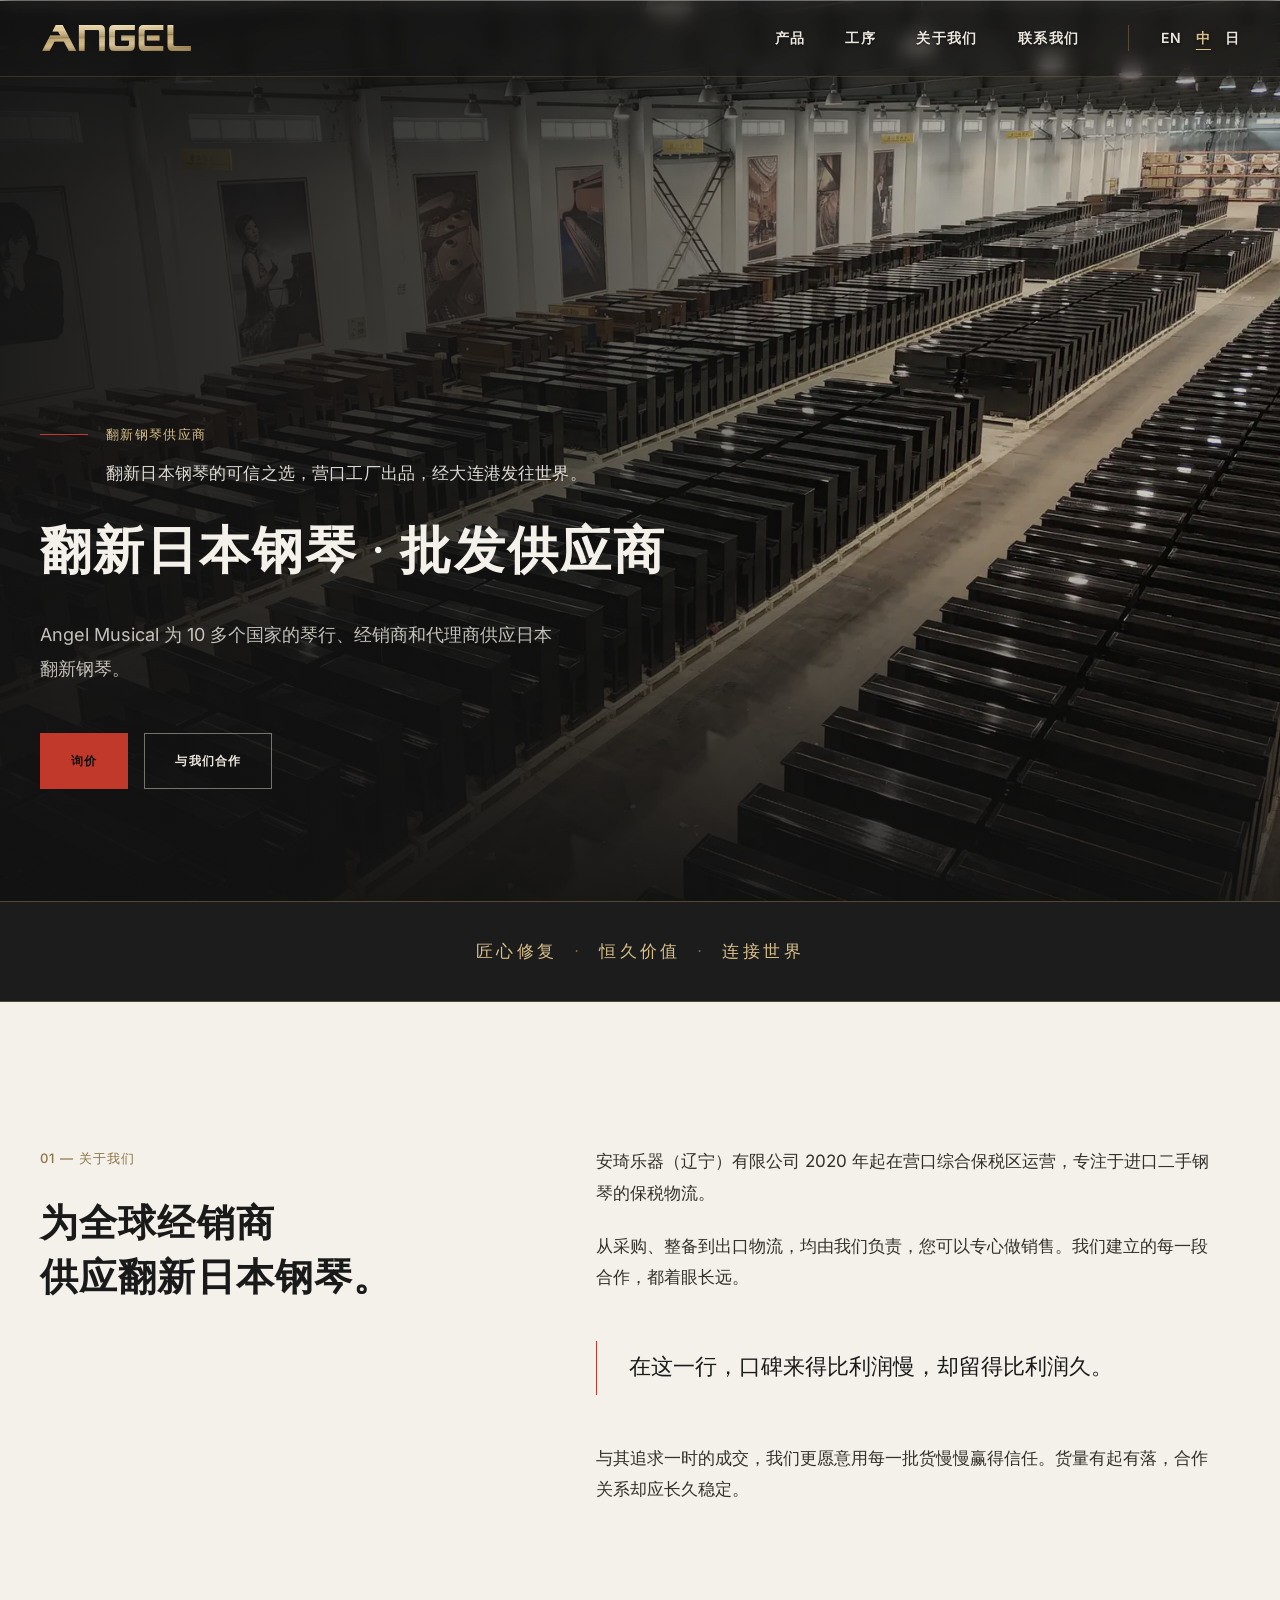
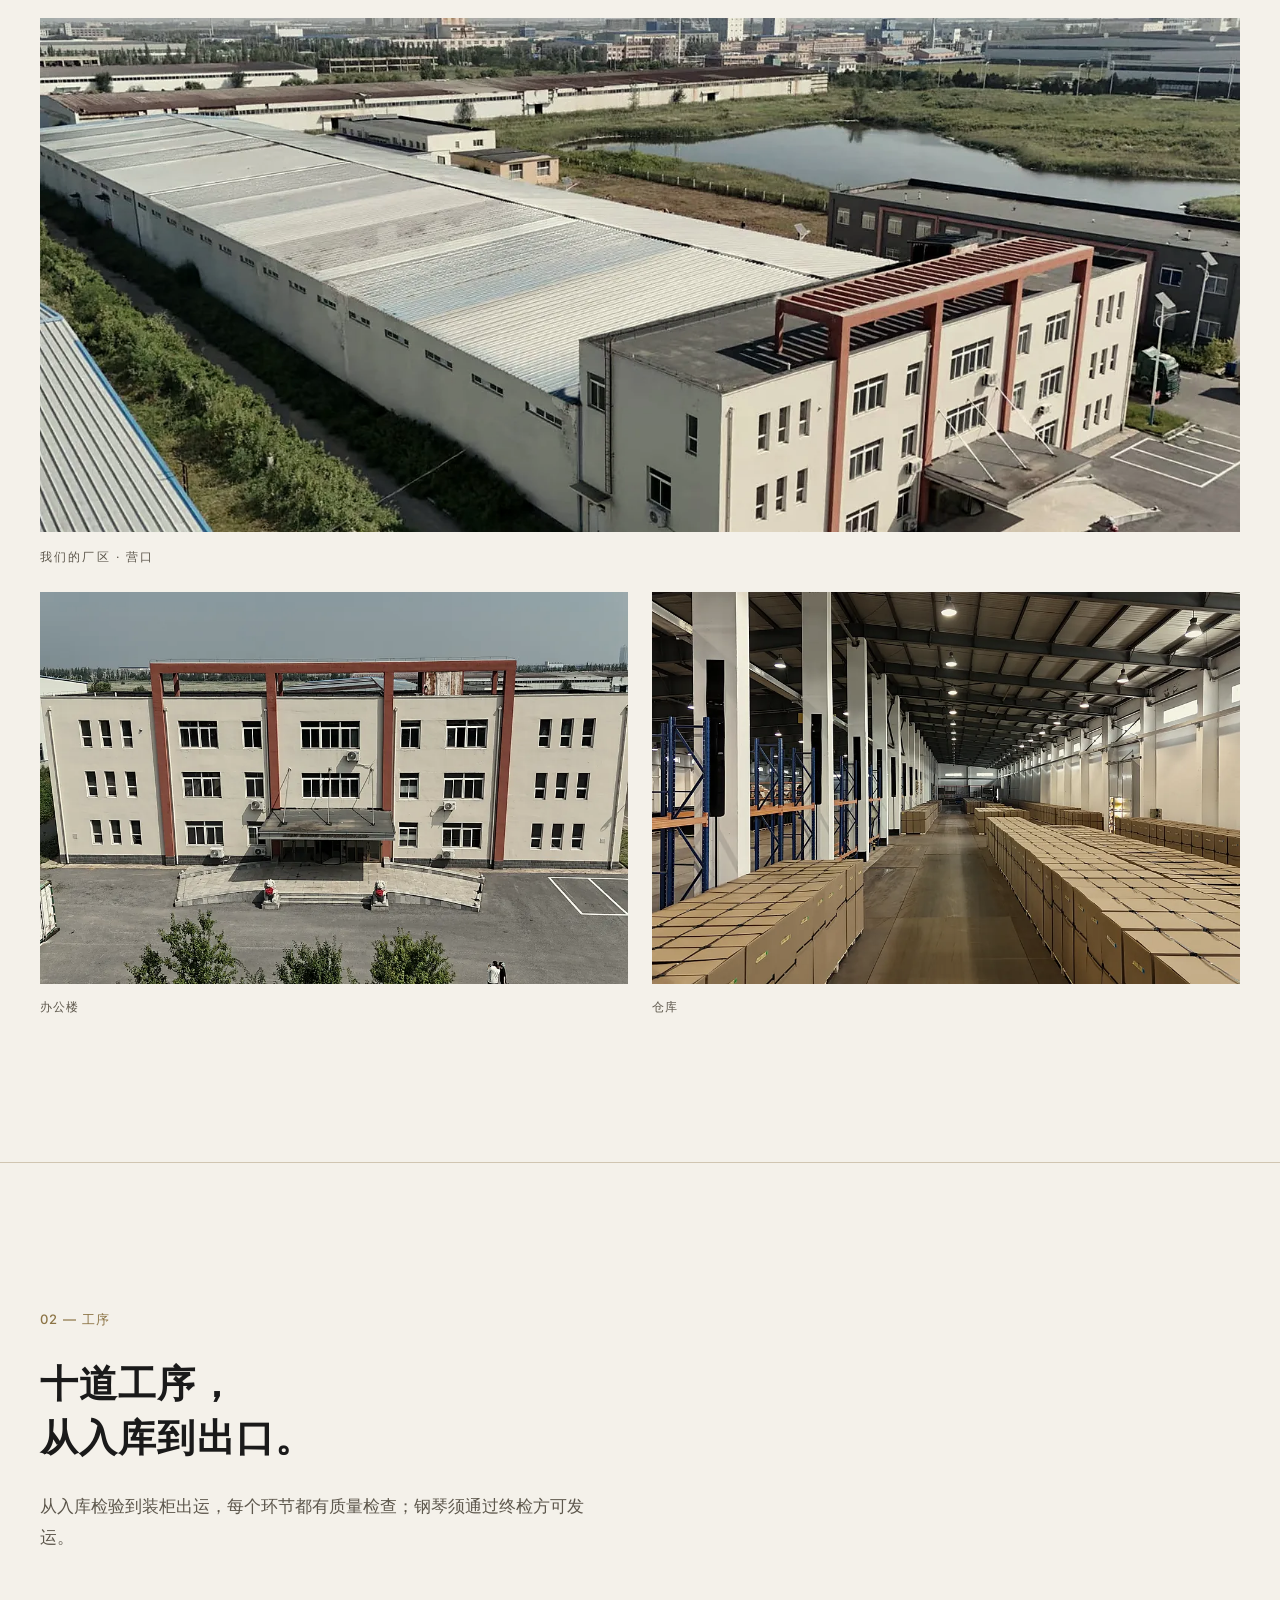
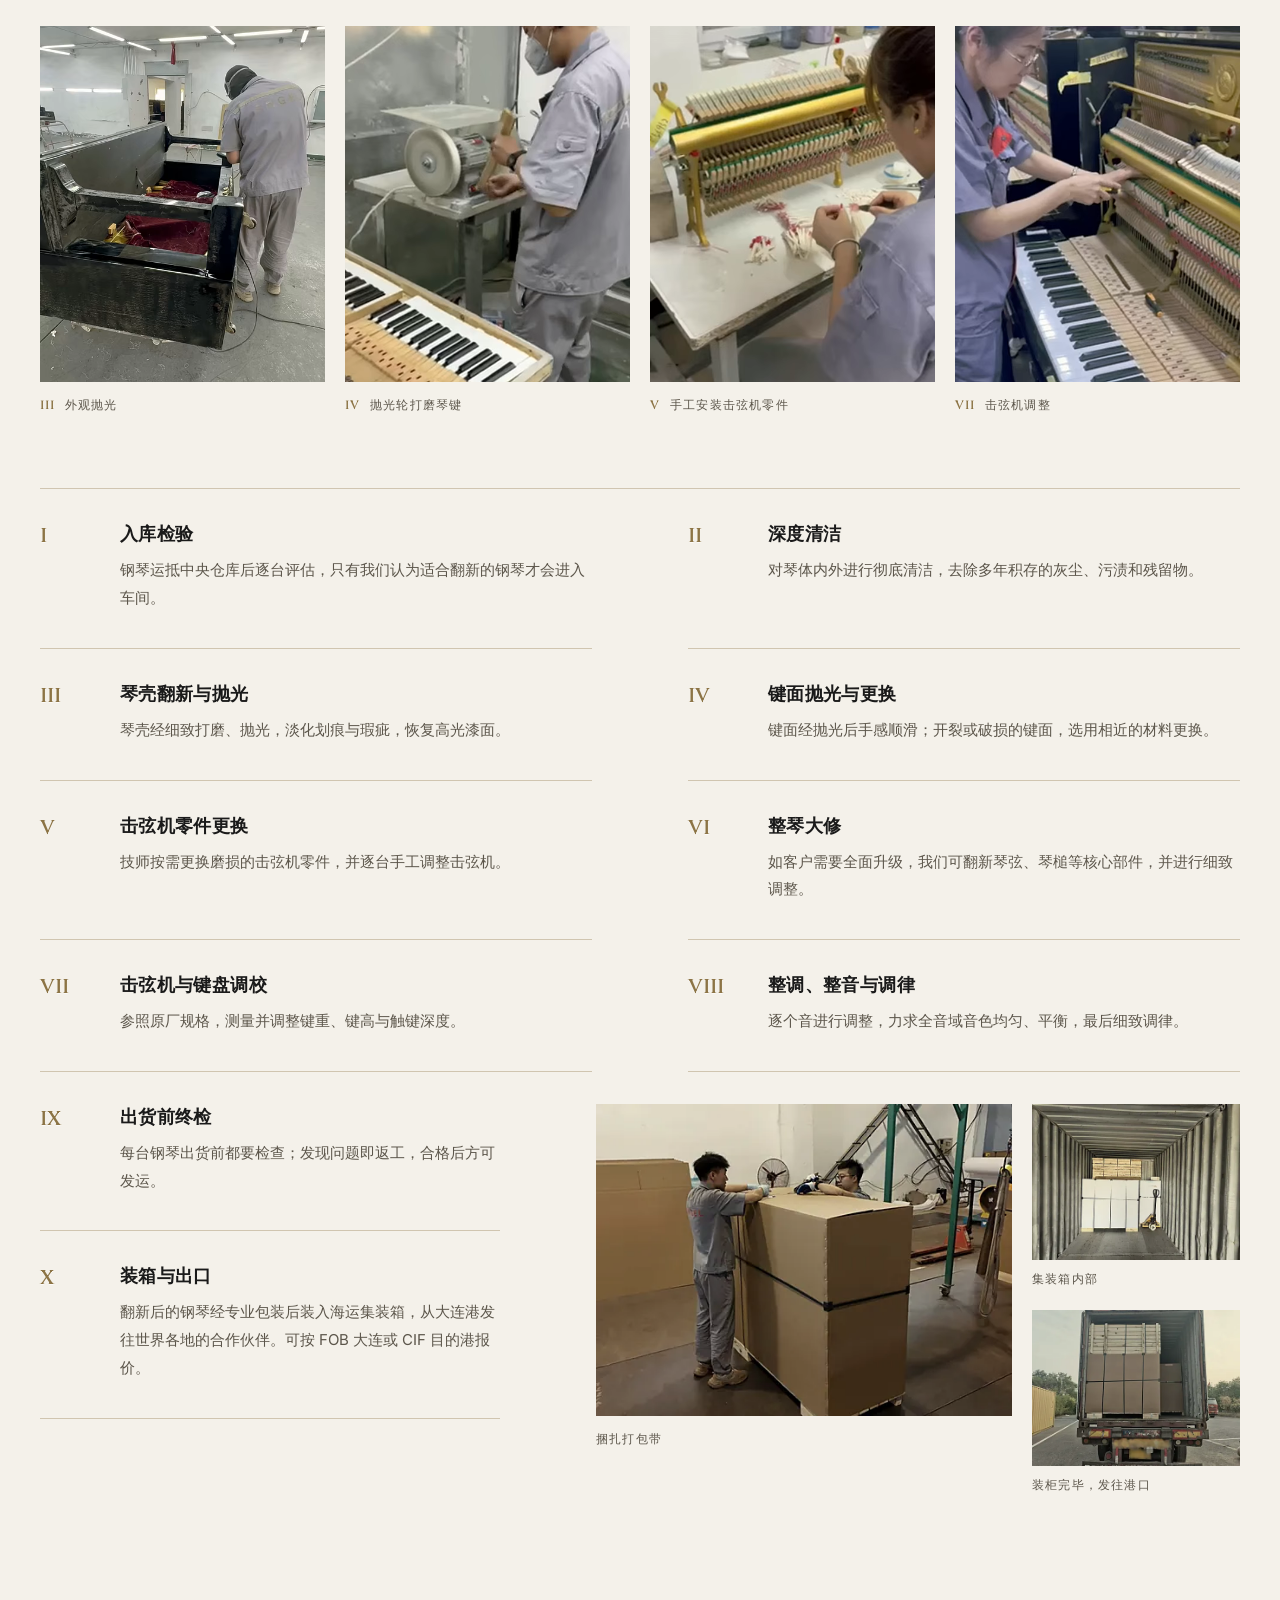
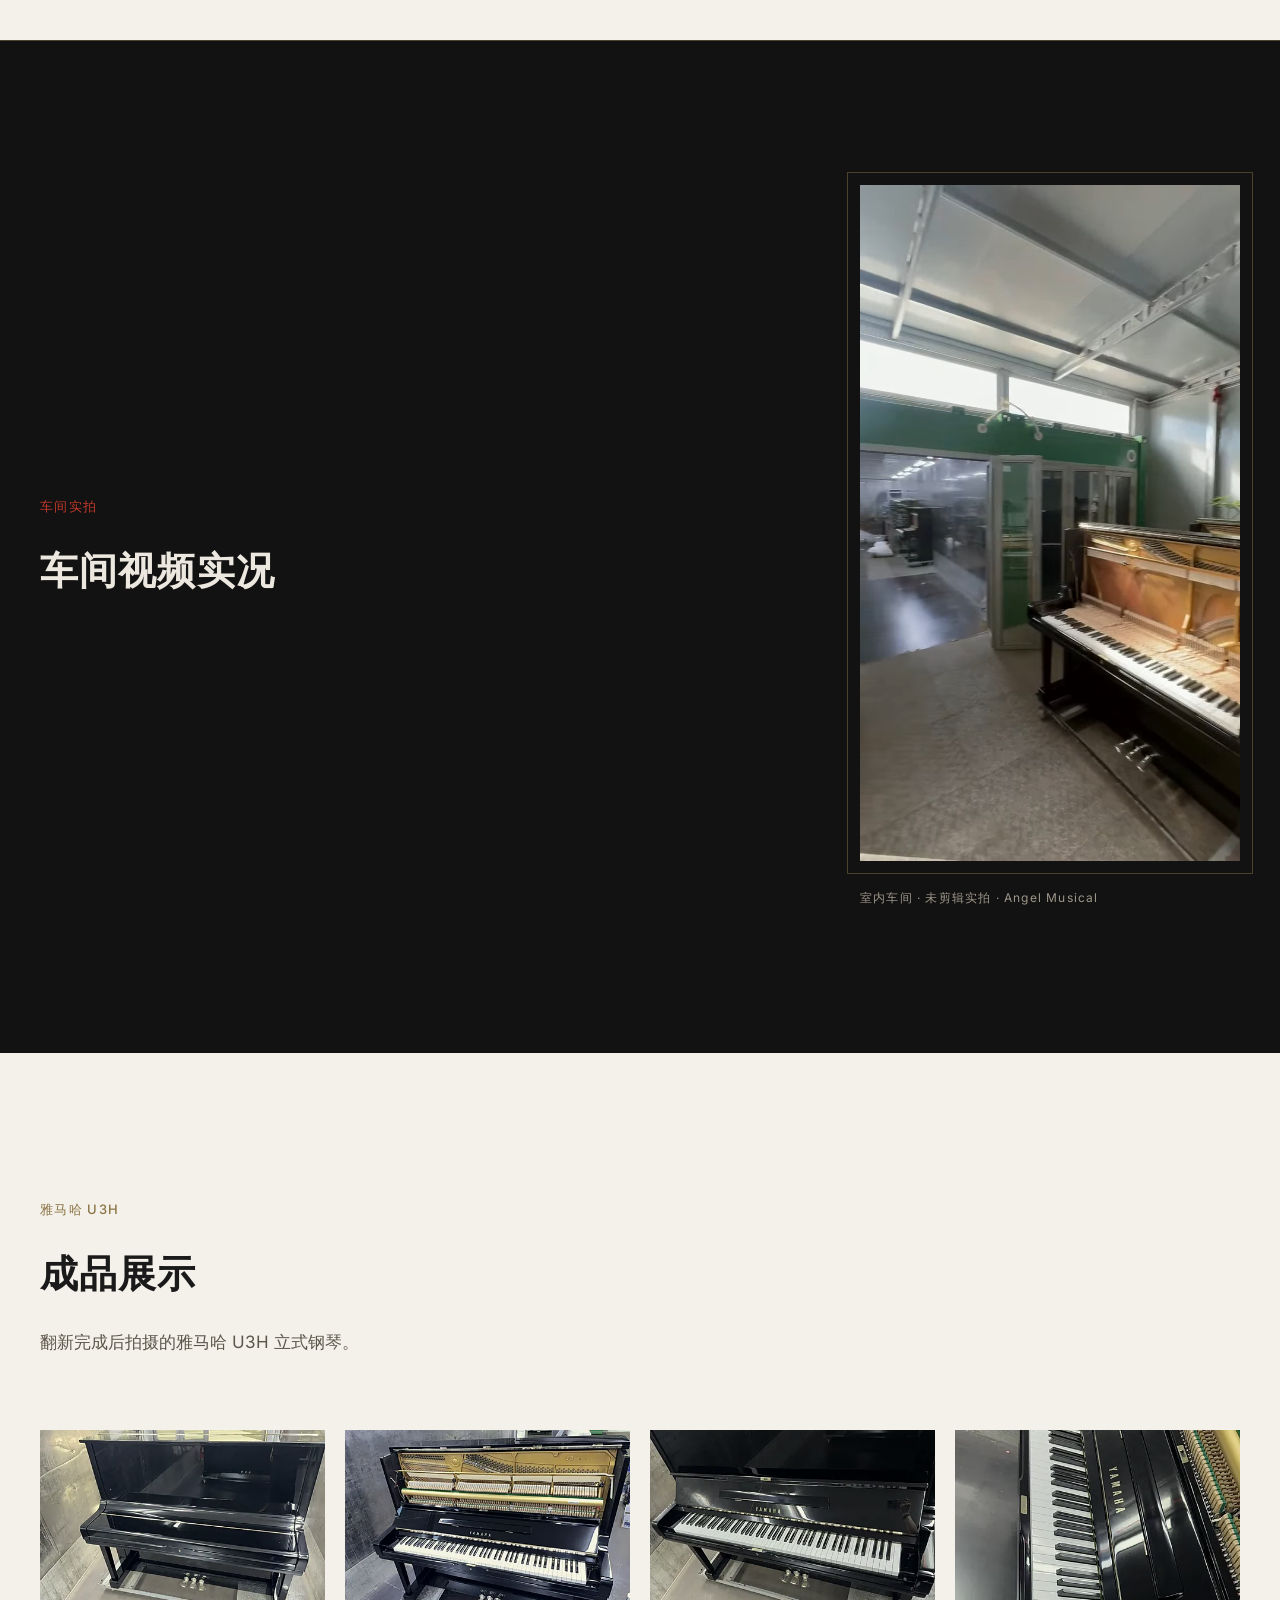
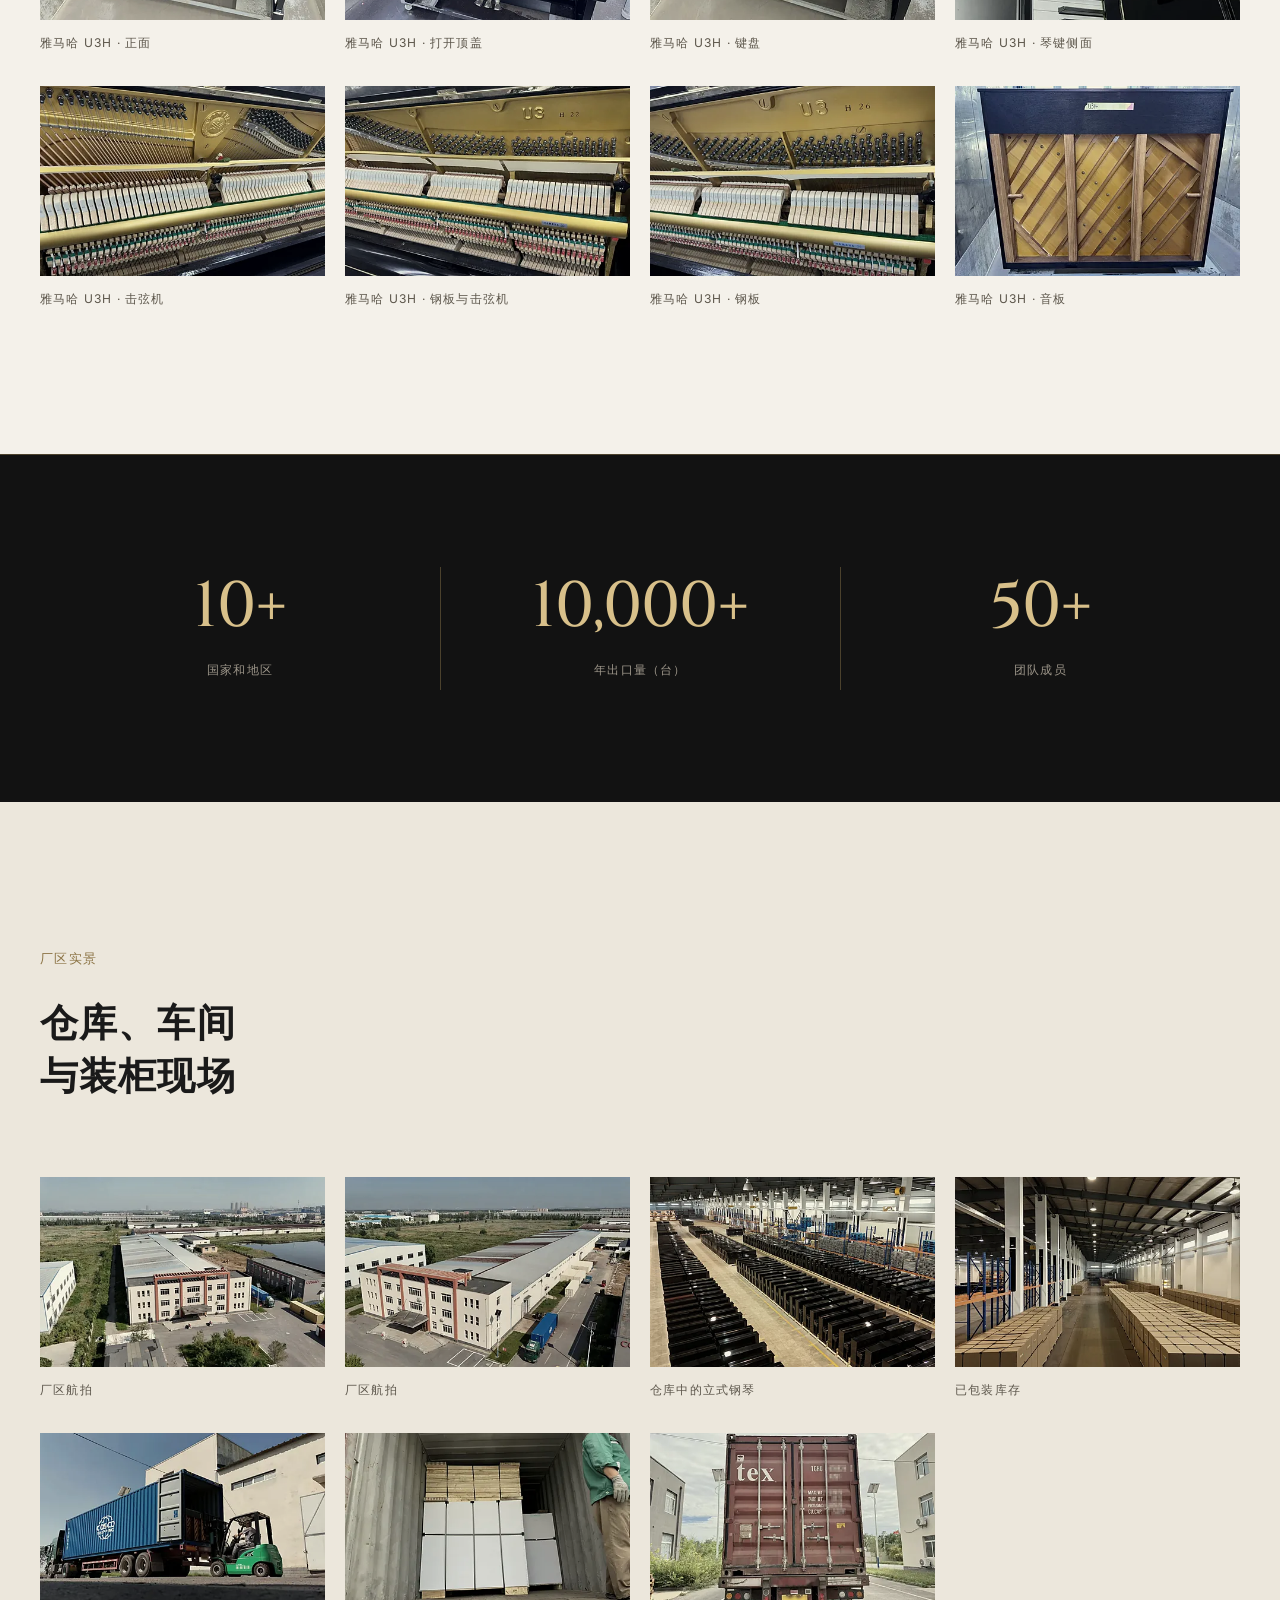
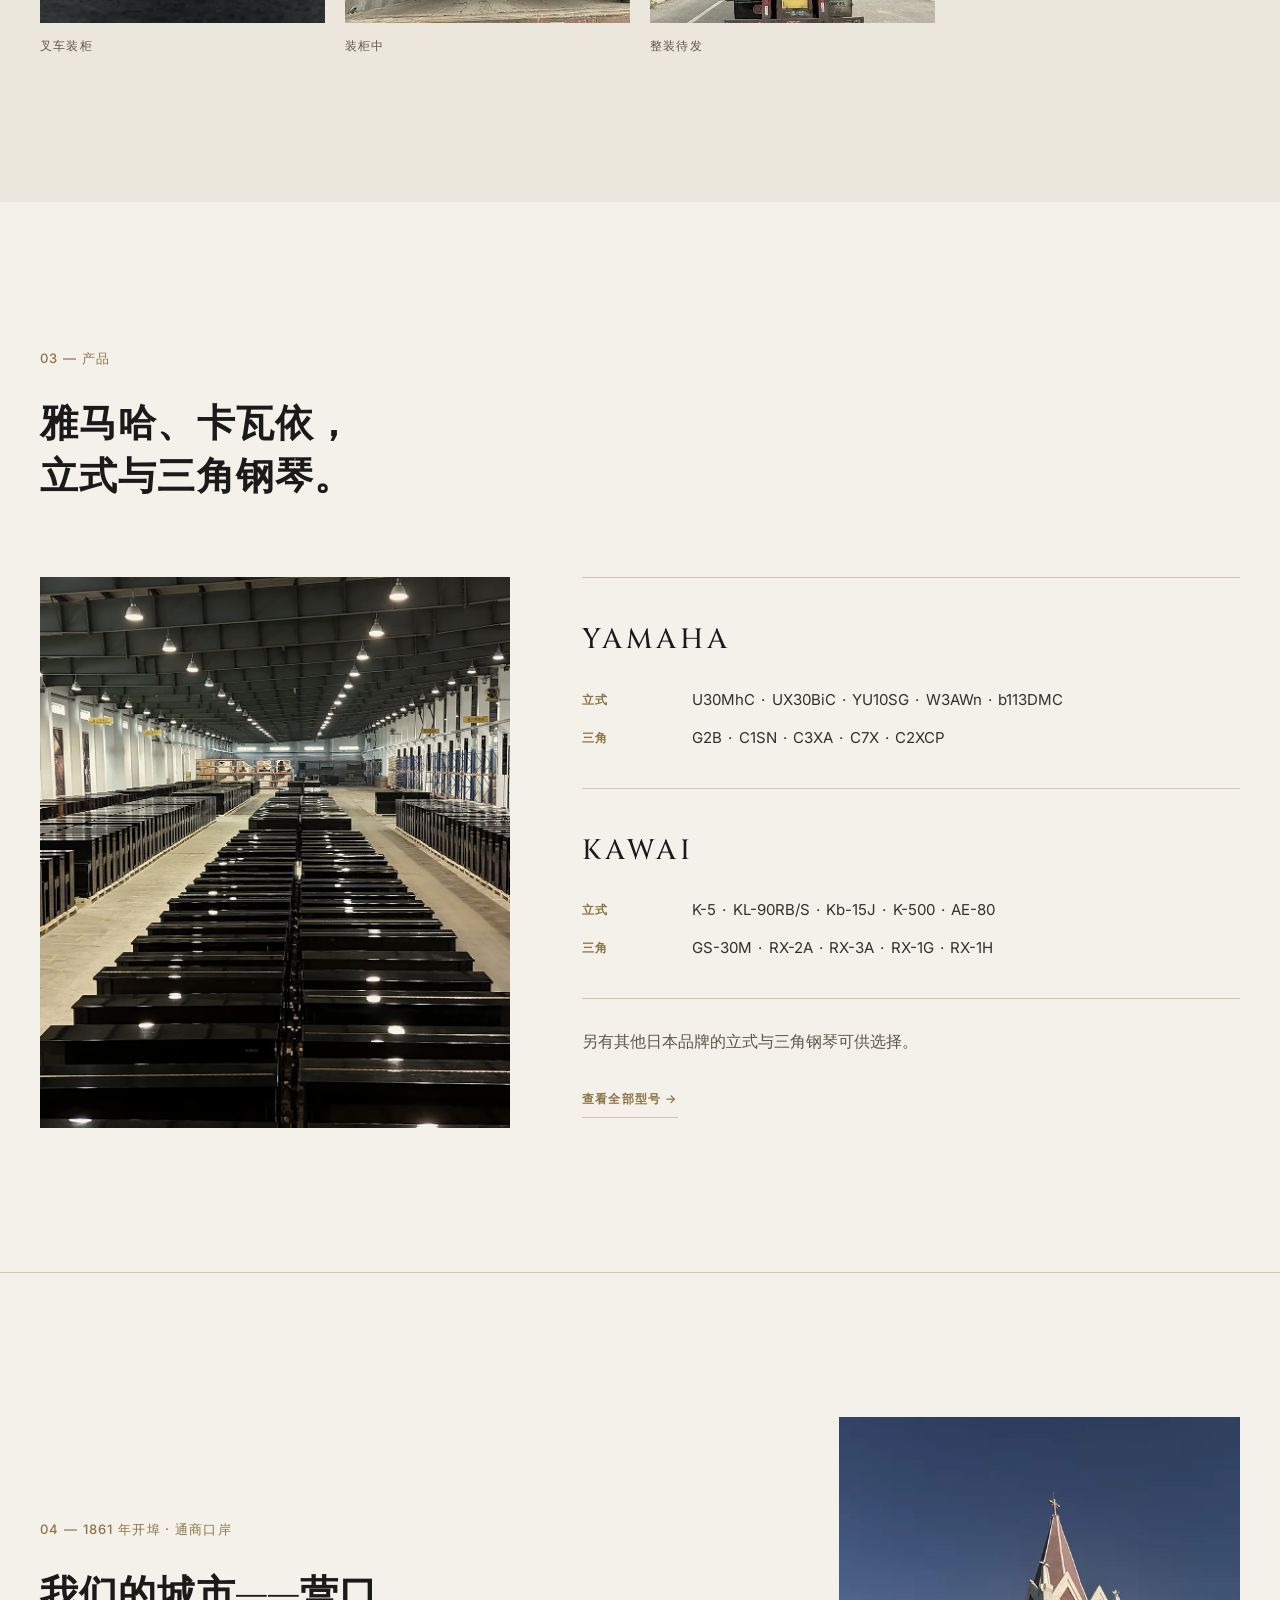
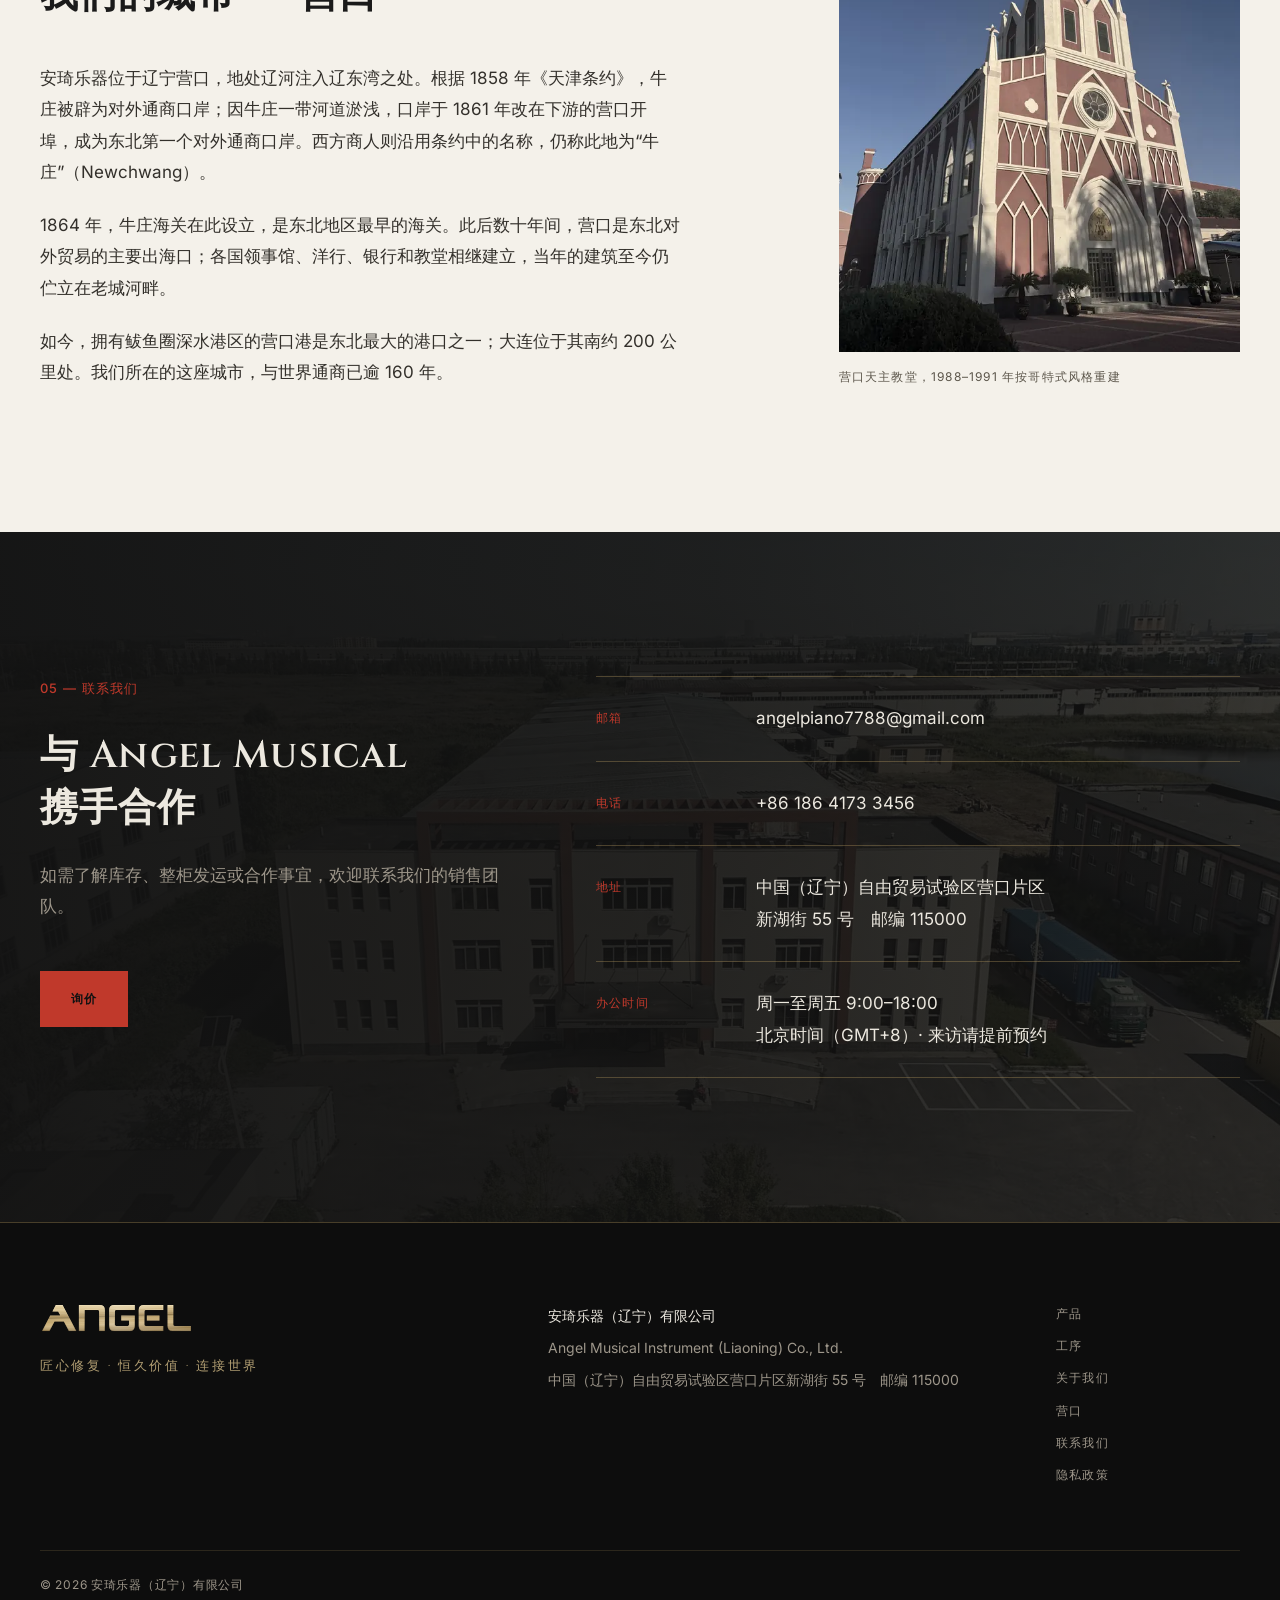
<file: zh/index.html>
<!doctype html>
<!--
  =====================================================================
  Angel Musical 首页原型（index.html）
  ---------------------------------------------------------------------
  这是网站的"骨架"：只负责内容和结构（标题、段落、图片、链接）。
  所有"长什么样"（颜色、字体、间距、排版）都写在 css/style.css 里。
  阅读顺序：从上到下 = 页面从上到下。
  每个大区块都用 <section> 包起来，并配有中文注释说明用途。

  ★ 这是【简体中文版】（zh/index.html），由英文版逐段翻译，结构和 ID 与英文版完全相同。
    因为本文件在 zh/ 子文件夹里，图片、样式等共享文件的路径前面都加了 ../（上一级文件夹）。
  ★ 标有 TODO 的地方是"待确认信息"，上线前必须替换成真实内容。
  =====================================================================
-->
<html lang="zh-CN">
<head>
  <!-- 字符编码：UTF-8 让中文、日文、英文都能正常显示 -->
  <meta charset="utf-8">
  <!-- 让手机按设备宽度显示页面，而不是缩小成电脑版 -->
  <meta name="viewport" content="width=device-width, initial-scale=1">

  <!-- 浏览器标签页标题 + 搜索引擎显示的标题 -->
  <title>安琦乐器 | 翻新日本钢琴批发供应商</title>
  <!-- 搜索引擎结果里显示的简介（用的是现网站和资料表里的真实文案） -->
  <meta name="description" content="Angel Musical（安琦乐器）向 10 多个国家的琴行、经销商和代理商供应日本翻新钢琴。">

  <!-- 多语言版本声明（hreflang）：告诉搜索引擎这三个页面是同一内容的不同语言版本。
       x-default = 默认版本（英文）。注意：angelmusical.com 域名还没绑定到新网站，绑定后即生效 -->
  <link rel="alternate" hreflang="en" href="https://angelmusical.com/">
  <link rel="alternate" hreflang="zh-CN" href="https://angelmusical.com/zh/">
  <link rel="alternate" hreflang="ja" href="https://angelmusical.com/ja/">
  <link rel="alternate" hreflang="x-default" href="https://angelmusical.com/">

  <!-- 网站小图标（浏览器标签页上的那个 A）。SVG 清晰，PNG 作为兼容备用 -->
  <link rel="icon" href="../images/favicon.svg" type="image/svg+xml">
  <link rel="icon" href="../images/favicon-32.png" sizes="32x32" type="image/png">
  <link rel="apple-touch-icon" href="../images/apple-touch-icon.png">

  <!-- 预加载首屏要用的字体和大图，让首屏更快出现 -->
  <link rel="preload" href="../fonts/cinzel-latin.woff2" as="font" type="font/woff2" crossorigin>
  <link rel="preload" href="../fonts/inter-latin.woff2" as="font" type="font/woff2" crossorigin>
  <link rel="preload" href="../images/hero-factory.webp" as="image">

  <!-- 引入样式表：所有外观都在这里 -->
  <link rel="stylesheet" href="../css/style.css">
</head>

<body>

  <!-- 无障碍"跳到正文"链接：用键盘 Tab 键时才会出现，方便视障用户 -->
  <a class="skip-link" href="#main">跳到正文</a>

  <!-- =================================================================
       1. 页头 Header：Logo + 导航 + 语言切换
       ================================================================= -->
  <header class="site-header">
    <div class="container header-inner">

      <!-- Logo：点击回到首页。页头和页脚用的是同一个文件，保证全站统一
           （2026-10-23 换成 Option A 几何钛金字标；文字已转成轮廓路径，任何电脑上显示都一样。
            width/height 按 Option A 的比例 1770:348 写成 153×30，防止加载时页面跳动） -->
      <a class="brand" href="index.html" aria-label="Angel Musical — 首页">
        <img src="../images/logo-angel-gold.svg" alt="ANGEL" width="153" height="30">
      </a>

      <!-- 主导航：# 开头的链接会跳到本页对应的区块 -->
      <nav class="main-nav" aria-label="主导航">
        <a href="#brands">产品</a>
        <a href="#process">工序</a>
        <a href="#about">关于我们</a>
        <a href="#contact">联系我们</a>
      </nav>

      <!-- 语言切换：三个语言版本互相链接。
           aria-current="page" 标记"当前所在的语言"，读屏软件会读出来，CSS 也用它把当前语言变成金色 -->
      <div class="lang-switch" aria-label="语言">
        <a href="../index.html" lang="en" hreflang="en">EN</a>
        <a href="index.html" lang="zh-CN" hreflang="zh-CN" aria-current="page">中</a>
        <a href="../ja/index.html" lang="ja" hreflang="ja">日</a>
      </div>

    </div>
  </header>

  <!-- main：页面的主要内容都在这里面 -->
  <main id="main">

    <!-- ===============================================================
         2. 首屏 Hero：大图 + 主标题 + 两个按钮
         背景大图在 CSS 里设置（.hero），这里只放文字
         =============================================================== -->
    <section class="hero">
      <div class="container hero-inner">
        <!-- 小标题（资料表首页文案） -->
        <p class="eyebrow">翻新钢琴供应商</p>
        <!-- 推广语：紧跟在小标题下面，左边和小标题文字对齐 -->
        <p class="hero-promo">翻新日本钢琴的可信之选，营口工厂出品，经大连港发往世界。</p>

        <!-- 主标题：整页唯一的 h1，搜索引擎最看重 -->
        <h1 class="hero-title"><span class="nw">翻新日本钢琴</span> · <span class="nw">批发供应商</span></h1>

        <!-- 副标题（现网站 About 页文案） -->
        <p class="hero-lead">
          Angel Musical 为 10 多个国家的琴行、经销商和代理商供应日本翻新钢琴。
        </p>

        <!-- 两个按钮：都跳到页面底部的联系区 -->
        <div class="button-row">
          <a class="btn btn-gold" href="#contact">询价</a>
          <a class="btn btn-ghost" href="#contact">与我们合作</a>
        </div>
      </div>
    </section>

    <!-- ===============================================================
         3. 品牌口号带 Tagline band（资料表里的公司口号）
         =============================================================== -->
    <section class="tagline-band" aria-label="公司口号">
      <div class="container">
        <p>匠心修复 <span aria-hidden="true">·</span> 恒久价值 <span aria-hidden="true">·</span> 连接世界</p>
      </div>
    </section>

    <!-- ===============================================================
         4. 关于我们 Who we are（文案全部来自现网站 About 页）
         左边：编号 + 大标题；右边：正文
         =============================================================== -->
    <section class="section section-light" id="about">
      <div class="container grid-2">

        <div class="section-head">
          <p class="section-no">01 — 关于我们</p>
          <h2 class="section-title">为全球经销商<br>供应翻新日本钢琴。</h2>
        </div>

        <div class="prose">
          <p>
            安琦乐器（辽宁）有限公司 2020 年起在营口综合保税区运营，专注于进口二手钢琴的保税物流。
          </p>
          <p>
            从采购、整备到出口物流，均由我们负责，您可以专心做销售。我们建立的每一段合作，都着眼长远。
          </p>

          <!-- 引言：用细金线和衬线字体突出公司理念 -->
          <blockquote class="quote">
            <p>在这一行，口碑来得比利润慢，却留得比利润久。</p>
          </blockquote>

          <p>
            与其追求一时的成交，我们更愿意用每一批货慢慢赢得信任。货量有起有落，合作关系却应长久稳定。
          </p>
        </div>

      </div>

      <!-- 厂区航拍照片（公司自己拍摄）。宽幅 21:9，放在关于我们的下方 -->
      <div class="container">
        <figure class="wide-photo">
          <img src="../images/about-facility.webp" alt="Angel Musical 营口厂区航拍" width="1600" height="686" loading="lazy">
          <figcaption>我们的厂区 · 营口</figcaption>
        </figure>

        <!-- 2026-10-23 新增：两张并排小图（办公楼正面 + 仓库）。
             srcset = 同一张图的两个尺寸，sizes = 告诉浏览器图片大约显示多宽，浏览器自己挑最合适的那张 -->
        <div class="photo-pair">
          <figure>
            <img src="../images/gallery/about-front-960.webp"
                 srcset="../images/gallery/about-front-480.webp 480w, ../images/gallery/about-front-960.webp 960w"
                 sizes="(max-width: 960px) 100vw, 580px"
                 alt="Angel Musical 办公楼正面" width="960" height="640" loading="lazy" decoding="async">
            <figcaption>办公楼</figcaption>
          </figure>
          <figure>
            <img src="../images/gallery/about-warehouse-960.webp"
                 srcset="../images/gallery/about-warehouse-480.webp 480w, ../images/gallery/about-warehouse-960.webp 960w"
                 sizes="(max-width: 960px) 100vw, 580px"
                 alt="仓库通道两侧整齐摆放的包装纸箱" width="960" height="640" loading="lazy" decoding="async">
            <figcaption>仓库</figcaption>
          </figure>
        </div>
      </div>
    </section>

    <!-- ===============================================================
         5. 十道工序 The 10-step process（文案来自现网站 Services 页）
         上面 3 张工艺照片，下面是编号列表 <ol>
         2026-10-23：文案改为克制、真实的说法（不写无法保证的精度数字，如“0.01 mm 公差”，也不用“每一台/完美/镜面”等绝对化用语）
         =============================================================== -->
    <section class="section section-light section-border" id="process">
      <div class="container">

        <div class="section-head section-head-wide">
          <p class="section-no">02 — 工序</p>
          <h2 class="section-title">十道工序，<br>从入库到出口。</h2>
          <p class="section-intro">
            从入库检验到装柜出运，每个环节都有质量检查；钢琴须通过终检方可发运。
          </p>
        </div>

        <!-- 2026-10-23 新增：车间短视频，对应下面的第 III、IV、V、VII 步。
             2026-10-23 调整：整排移到工序标题下面（替换原来那排三张照片），第 III 步也已换成视频。
             视频都是静音循环的小文件（每段 1 MB 以内），先只显示封面图，
             滚动到附近才由 js/clips.js 加载；手机上自动换成更小的版本；
             访客开启"减少动态效果"时只显示封面图，不播放。 -->
        <div class="clip-row">
          <figure>
            <video class="clip-video" muted loop playsinline preload="none"
                   poster="../images/clips/clip-case-poster.webp" width="480" height="600"
                   aria-label="车间视频：技师修整三角钢琴琴壳，随后用偏心抛光机为立式钢琴琴壳抛光">
              <source data-src="../video/clip-case.webm" data-src-mobile="../video/clip-case-m.webm" type="video/webm">
              <source data-src="../video/clip-case.mp4" data-src-mobile="../video/clip-case-m.mp4" type="video/mp4">
            </video>
            <figcaption><span class="clip-no">III</span>外观抛光</figcaption>
          </figure>
          <figure>
            <video class="clip-video" muted loop playsinline preload="none"
                   poster="../images/clips/clip-keys-poster.webp" width="480" height="600"
                   aria-label="车间视频：技师在抛光轮上为琴键抛光">
              <source data-src="../video/clip-keys.webm" data-src-mobile="../video/clip-keys-m.webm" type="video/webm">
              <source data-src="../video/clip-keys.mp4" data-src-mobile="../video/clip-keys-m.mp4" type="video/mp4">
            </video>
            <figcaption><span class="clip-no">IV</span>抛光轮打磨琴键</figcaption>
          </figure>
          <figure>
            <video class="clip-video" muted loop playsinline preload="none"
                   poster="../images/clips/clip-action-poster.webp" width="480" height="600"
                   aria-label="车间视频：技师手工安装击弦机小零件">
              <source data-src="../video/clip-action.webm" data-src-mobile="../video/clip-action-m.webm" type="video/webm">
              <source data-src="../video/clip-action.mp4" data-src-mobile="../video/clip-action-m.mp4" type="video/mp4">
            </video>
            <figcaption><span class="clip-no">V</span>手工安装击弦机零件</figcaption>
          </figure>
          <figure>
            <video class="clip-video" muted loop playsinline preload="none"
                   poster="../images/clips/clip-regulation-poster.webp" width="480" height="600"
                   aria-label="车间视频：技师调整立式钢琴的击弦机">
              <source data-src="../video/clip-regulation.webm" data-src-mobile="../video/clip-regulation-m.webm" type="video/webm">
              <source data-src="../video/clip-regulation.mp4" data-src-mobile="../video/clip-regulation-m.mp4" type="video/mp4">
            </video>
            <figcaption><span class="clip-no">VII</span>击弦机调整</figcaption>
          </figure>
        </div>

        <!-- 编号列表：<ol> 是"有序列表"，编号样式由 CSS 控制（I、II、III…） -->
        <ol class="steps">
          <li>
            <h3>入库检验</h3>
            <p>钢琴运抵中央仓库后逐台评估，只有我们认为适合翻新的钢琴才会进入车间。</p>
          </li>
          <li>
            <h3>深度清洁</h3>
            <p>对琴体内外进行彻底清洁，去除多年积存的灰尘、污渍和残留物。</p>
          </li>
          <li>
            <h3>琴壳翻新与抛光</h3>
            <p>琴壳经细致打磨、抛光，淡化划痕与瑕疵，恢复高光漆面。</p>
          </li>
          <li>
            <h3>键面抛光与更换</h3>
            <p>键面经抛光后手感顺滑；开裂或破损的键面，选用相近的材料更换。</p>
          </li>
          <li>
            <h3>击弦机零件更换</h3>
            <p>技师按需更换磨损的击弦机零件，并逐台手工调整击弦机。</p>
          </li>
          <li>
            <h3>整琴大修</h3>
            <p>如客户需要全面升级，我们可翻新琴弦、琴槌等核心部件，并进行细致调整。</p>
          </li>
          <li>
            <h3>击弦机与键盘调校</h3>
            <p>参照原厂规格，测量并调整键重、键高与触键深度。</p>
          </li>
          <li>
            <h3>整调、整音与调律</h3>
            <p>逐个音进行调整，力求全音域音色均匀、平衡，最后细致调律。</p>
          </li>
        </ol>

        <!-- 2026-10-23 新增：第 IX–X 步（终检、包装、装柜）单独一块：左边文字，右边 3 张包装/装柜照片。
             第二个 <ol> 加了 class="steps-tail"，CSS 里让它的编号从 IX 接着往下数 -->
        <div class="pack-block">
          <ol class="steps steps-tail">
            <li>
              <h3>出货前终检</h3>
              <p>每台钢琴出货前都要检查；发现问题即返工，合格后方可发运。</p>
            </li>
            <li>
              <h3>装箱与出口</h3>
              <p>翻新后的钢琴经专业包装后装入海运集装箱，从大连港发往世界各地的合作伙伴。可按 FOB 大连或 CIF 目的港报价。</p>
            </li>
          </ol>

          <div class="pack-photos">
            <figure class="pack-main">
              <img src="../images/gallery/pack-strapping-800.webp"
                   srcset="../images/gallery/pack-strapping-480.webp 480w, ../images/gallery/pack-strapping-800.webp 800w"
                   sizes="(max-width: 960px) 100vw, 440px"
                   alt="两位 Angel Musical 员工为托盘上的钢琴纸箱捆扎打包带" width="800" height="600" loading="lazy" decoding="async">
              <figcaption>捆扎打包带</figcaption>
            </figure>
            <figure>
              <img src="../images/gallery/pack-container-800.webp"
                   srcset="../images/gallery/pack-container-480.webp 480w, ../images/gallery/pack-container-800.webp 800w"
                   sizes="(max-width: 960px) 50vw, 220px"
                   alt="集装箱内码放整齐的已包装钢琴" width="800" height="600" loading="lazy" decoding="async">
              <figcaption>集装箱内部</figcaption>
            </figure>
            <figure>
              <img src="../images/gallery/pack-truck-800.webp"
                   srcset="../images/gallery/pack-truck-480.webp 480w, ../images/gallery/pack-truck-800.webp 800w"
                   sizes="(max-width: 960px) 50vw, 220px"
                   alt="装好货的集装箱货车，柜门敞开" width="800" height="600" loading="lazy" decoding="async">
              <figcaption>装柜完毕，发往港口</figcaption>
            </figure>
          </div>
        </div>

      </div>
    </section>

    <!-- ===============================================================
         5b. 工艺视频带 Craft video（公司自己拍摄的车间视频，已去除全部声音）
         2026-10-23 文案改为"车间视频实况"：强调这是室内车间现场拍的一段连续镜头，中间没有剪辑
         （只截取了约 8 秒、去掉声音、统一了色调；不要写成"原片"）。
         左边文字、右边竖版视频。
         - muted：静音（浏览器只允许静音视频自动播放）
         - loop：循环播放
         - playsinline：在 iPhone 上不自动全屏
         - poster：视频加载前 / 不播放时显示的封面图
         - preload="none"：先不下载视频，等滚动到附近时由 js/craft-video.js 再加载（省流量）
         如果访客的系统设置了"减少动态效果"，视频不会自动播放，只显示封面和播放按钮。
         =============================================================== -->
    <section class="section section-dark craft" aria-label="车间视频">
      <div class="container craft-grid">

        <div class="craft-text">
          <p class="section-no">车间实拍</p>
          <h2 class="section-title">车间视频实况</h2>
          <!-- 2026-10-23：按要求删掉了这里的说明段落，只保留小标题和大标题 -->
        </div>

        <figure class="craft-media">
          <video class="craft-video" muted loop playsinline preload="none"
                 poster="../images/craft-poster.webp" width="720" height="1280"
                 aria-label="车间实拍：打开的立式钢琴与正在工作的技师">
            <!-- 两种格式：浏览器会自动选第一个它支持的。WebM 更小，MP4 兼容性最好 -->
            <source data-src="../video/craft-loop.webm" type="video/webm">
            <source data-src="../video/craft-loop.mp4" type="video/mp4">
          </video>
          <figcaption>室内车间 · 未剪辑实拍 · Angel Musical</figcaption>
        </figure>

      </div>
    </section>

    <!-- ===============================================================
         5b. 成品展示 Finished pianos（2026-10-23 新增：8 张雅马哈 U3H 成品照片）
         - 照片由 site-src/make_showcase.py 生成：钢板序列号只保留前两位、背面标签编号已抹掉（隐私）
         - 和下面的相册用同一套样式（.gallery-grid：电脑 4 列 × 2 行，手机 2 列）和同一个灯箱（js/gallery.js）
         - 只有 class 里带 gallery-lb 的区块会被灯箱接管；每个区块各自翻页（这里是 1/8 … 8/8）
         =============================================================== -->
    <section class="section section-light showcase gallery-lb" id="showcase" aria-label="成品展示"
             data-label-close="关闭" data-label-prev="上一张" data-label-next="下一张">
      <div class="container">
        <div class="section-head section-head-wide">
          <p class="section-no">雅马哈 U3H</p>
          <h2 class="section-title">成品展示</h2>
          <p class="section-intro">翻新完成后拍摄的雅马哈 U3H 立式钢琴。</p>
        </div>
        <ul class="gallery-grid">
          <li>
            <a class="g-item" href="../images/showcase/u3h-front-1600.webp">
              <img src="../images/showcase/u3h-front-960.webp"
                   srcset="../images/showcase/u3h-front-480.webp 480w, ../images/showcase/u3h-front-960.webp 960w"
                   sizes="(max-width: 960px) 50vw, 300px"
                   alt="雅马哈 U3H 立式钢琴正面，顶盖关闭" width="960" height="640" loading="lazy" decoding="async">
            </a>
            <p class="g-cap">雅马哈 U3H · 正面</p>
          </li>
          <li>
            <a class="g-item" href="../images/showcase/u3h-open-1600.webp">
              <img src="../images/showcase/u3h-open-960.webp"
                   srcset="../images/showcase/u3h-open-480.webp 480w, ../images/showcase/u3h-open-960.webp 960w"
                   sizes="(max-width: 960px) 50vw, 300px"
                   alt="打开顶盖和前板的雅马哈 U3H，可见击弦机" width="960" height="640" loading="lazy" decoding="async">
            </a>
            <p class="g-cap">雅马哈 U3H · 打开顶盖</p>
          </li>
          <li>
            <a class="g-item" href="../images/showcase/u3h-keyboard-1600.webp">
              <img src="../images/showcase/u3h-keyboard-960.webp"
                   srcset="../images/showcase/u3h-keyboard-480.webp 480w, ../images/showcase/u3h-keyboard-960.webp 960w"
                   sizes="(max-width: 960px) 50vw, 300px"
                   alt="雅马哈 U3H 的键盘和琴键盖" width="960" height="640" loading="lazy" decoding="async">
            </a>
            <p class="g-cap">雅马哈 U3H · 键盘</p>
          </li>
          <li>
            <a class="g-item" href="../images/showcase/u3h-keys-1600.webp">
              <img src="../images/showcase/u3h-keys-960.webp"
                   srcset="../images/showcase/u3h-keys-480.webp 480w, ../images/showcase/u3h-keys-960.webp 960w"
                   sizes="(max-width: 960px) 50vw, 300px"
                   alt="从低音端看雅马哈 U3H 的琴键" width="960" height="640" loading="lazy" decoding="async">
            </a>
            <p class="g-cap">雅马哈 U3H · 琴键侧面</p>
          </li>
          <li>
            <a class="g-item" href="../images/showcase/u3h-action-1600.webp">
              <img src="../images/showcase/u3h-action-960.webp"
                   srcset="../images/showcase/u3h-action-480.webp 480w, ../images/showcase/u3h-action-960.webp 960w"
                   sizes="(max-width: 960px) 50vw, 300px"
                   alt="雅马哈 U3H 内部的琴槌、琴弦和弦轴" width="960" height="640" loading="lazy" decoding="async">
            </a>
            <p class="g-cap">雅马哈 U3H · 击弦机</p>
          </li>
          <li>
            <a class="g-item" href="../images/showcase/u3h-plate-1600.webp">
              <img src="../images/showcase/u3h-plate-960.webp"
                   srcset="../images/showcase/u3h-plate-480.webp 480w, ../images/showcase/u3h-plate-960.webp 960w"
                   sizes="(max-width: 960px) 50vw, 300px"
                   alt="击弦机上方标有 U3 的钢板" width="960" height="640" loading="lazy" decoding="async">
            </a>
            <p class="g-cap">雅马哈 U3H · 钢板与击弦机</p>
          </li>
          <li>
            <a class="g-item" href="../images/showcase/u3h-plate-close-1600.webp">
              <img src="../images/showcase/u3h-plate-close-960.webp"
                   srcset="../images/showcase/u3h-plate-close-480.webp 480w, ../images/showcase/u3h-plate-close-960.webp 960w"
                   sizes="(max-width: 960px) 50vw, 300px"
                   alt="U3 钢板近景" width="960" height="640" loading="lazy" decoding="async">
            </a>
            <p class="g-cap">雅马哈 U3H · 钢板</p>
          </li>
          <li>
            <a class="g-item" href="../images/showcase/u3h-back-1600.webp">
              <img src="../images/showcase/u3h-back-960.webp"
                   srcset="../images/showcase/u3h-back-480.webp 480w, ../images/showcase/u3h-back-960.webp 960w"
                   sizes="(max-width: 960px) 50vw, 300px"
                   alt="从背面看雅马哈 U3H 的音板，可见音板肋木" width="960" height="640" loading="lazy" decoding="async">
            </a>
            <p class="g-cap">雅马哈 U3H · 音板</p>
          </li>
        </ul>
      </div>
    </section>

    <!-- ===============================================================
         6. 数据 Numbers（深色背景）
         =============================================================== -->
    <section class="section section-dark numbers" aria-label="公司规模">
      <div class="container">
        <ul class="stats">
          <li>
            <span class="stat-value">10+</span>
            <span class="stat-label">国家和地区</span>
          </li>
          <li>
            <span class="stat-value">10,000+</span>
            <span class="stat-label">年出口量（台）</span>
          </li>
          <li>
            <span class="stat-value">50+</span>
            <span class="stat-label">团队成员</span>
          </li>
        </ul>
      </div>
    </section>

    <!-- ===============================================================
         6b. 相册 Gallery（2026-10-23 新增：厂区、仓库、车间、装柜的实拍照片）
         - 每张小图都是一个链接，指向大图（1600 宽）。没有 JavaScript 时点击 = 直接打开大图。
         - js/gallery.js 会把点击改成"在页面里弹出大图"（灯箱），可以左右切换、按 Esc 关闭。
         - data-label-* = 灯箱按钮的读屏文字，中日文版会被替换成对应语言
         =============================================================== -->
    <section class="section section-light gallery gallery-lb" id="gallery" aria-label="厂区图集"
             data-label-close="关闭" data-label-prev="上一张" data-label-next="下一张">
      <div class="container">
        <div class="section-head section-head-wide">
          <p class="section-no">厂区实景</p>
          <h2 class="section-title">仓库、车间<br>与装柜现场</h2>
        </div>
        <ul class="gallery-grid">
          <li>
            <a class="g-item" href="../images/gallery/g-aerial-lake-1600.webp">
              <img src="../images/gallery/g-aerial-lake-960.webp"
                   srcset="../images/gallery/g-aerial-lake-480.webp 480w, ../images/gallery/g-aerial-lake-960.webp 960w"
                   sizes="(max-width: 960px) 50vw, 300px"
                   alt="池塘旁的厂房航拍" width="960" height="640" loading="lazy" decoding="async">
            </a>
            <p class="g-cap">厂区航拍</p>
          </li>
          <li>
            <a class="g-item" href="../images/gallery/g-aerial-site-1600.webp">
              <img src="../images/gallery/g-aerial-site-960.webp"
                   srcset="../images/gallery/g-aerial-site-480.webp 480w, ../images/gallery/g-aerial-site-960.webp 960w"
                   sizes="(max-width: 960px) 50vw, 300px"
                   alt="办公楼与厂区院子航拍" width="960" height="640" loading="lazy" decoding="async">
            </a>
            <p class="g-cap">厂区航拍</p>
          </li>
          <li>
            <a class="g-item" href="../images/gallery/g-warehouse-uprights-1600.webp">
              <img src="../images/gallery/g-warehouse-uprights-960.webp"
                   srcset="../images/gallery/g-warehouse-uprights-480.webp 480w, ../images/gallery/g-warehouse-uprights-960.webp 960w"
                   sizes="(max-width: 960px) 50vw, 300px"
                   alt="仓库里成排的立式钢琴" width="960" height="640" loading="lazy" decoding="async">
            </a>
            <p class="g-cap">仓库中的立式钢琴</p>
          </li>
          <li>
            <a class="g-item" href="../images/gallery/g-warehouse-cartons-1600.webp">
              <img src="../images/gallery/g-warehouse-cartons-960.webp"
                   srcset="../images/gallery/g-warehouse-cartons-480.webp 480w, ../images/gallery/g-warehouse-cartons-960.webp 960w"
                   sizes="(max-width: 960px) 50vw, 300px"
                   alt="仓库里排列整齐的包装纸箱" width="960" height="640" loading="lazy" decoding="async">
            </a>
            <p class="g-cap">已包装库存</p>
          </li>
          <li>
            <a class="g-item" href="../images/gallery/g-forklift-1600.webp">
              <img src="../images/gallery/g-forklift-960.webp"
                   srcset="../images/gallery/g-forklift-480.webp 480w, ../images/gallery/g-forklift-960.webp 960w"
                   sizes="(max-width: 960px) 50vw, 300px"
                   alt="叉车向货车上的蓝色集装箱装货" width="960" height="640" loading="lazy" decoding="async">
            </a>
            <p class="g-cap">叉车装柜</p>
          </li>
          <li>
            <a class="g-item" href="../images/gallery/g-container-loaded-1600.webp">
              <img src="../images/gallery/g-container-loaded-960.webp"
                   srcset="../images/gallery/g-container-loaded-480.webp 480w, ../images/gallery/g-container-loaded-960.webp 960w"
                   sizes="(max-width: 960px) 50vw, 300px"
                   alt="集装箱内已包装的钢琴，旁边站着一位工人" width="960" height="640" loading="lazy" decoding="async">
            </a>
            <p class="g-cap">装柜中</p>
          </li>
          <li>
            <a class="g-item" href="../images/gallery/g-container-truck-1600.webp">
              <img src="../images/gallery/g-container-truck-960.webp"
                   srcset="../images/gallery/g-container-truck-480.webp 480w, ../images/gallery/g-container-truck-960.webp 960w"
                   sizes="(max-width: 960px) 50vw, 300px"
                   alt="停在厂门口、柜门已关闭的集装箱货车" width="960" height="640" loading="lazy" decoding="async">
            </a>
            <p class="g-cap">整装待发</p>
          </li>
        </ul>
      </div>
    </section>

    <!-- ===============================================================
         7. 品牌 Brands（型号来自现网站 Products 页）
         左：照片；右：两个品牌卡片
         =============================================================== -->
    <section class="section section-light" id="brands">
      <div class="container">

        <div class="section-head section-head-wide">
          <p class="section-no">03 — 产品</p>
          <h2 class="section-title">雅马哈、卡瓦依，<br>立式与三角钢琴。</h2>
        </div>

        <div class="brands-grid">
          <img class="brands-photo" src="../images/brands-uprights.webp" alt="仓库中成排的翻新立式钢琴" width="960" height="1125" loading="lazy">

          <div class="brand-cards">
            <!-- 一个品牌 = 一张卡片 <article> -->
            <article class="brand-card">
              <h3>Yamaha</h3>
              <dl>
                <dt>立式</dt><dd><span>U30MhC&nbsp;·</span> <span>UX30BiC&nbsp;·</span> <span>YU10SG&nbsp;·</span> <span>W3AWn&nbsp;·</span> <span>b113DMC</span></dd>
                <dt>三角</dt><dd><span>G2B&nbsp;·</span> <span>C1SN&nbsp;·</span> <span>C3XA&nbsp;·</span> <span>C7X&nbsp;·</span> <span>C2XCP</span></dd>
              </dl>
            </article>

            <article class="brand-card">
              <h3>Kawai</h3>
              <dl>
                <dt>立式</dt><dd><span>K-5&nbsp;·</span> <span>KL-90RB/S&nbsp;·</span> <span>Kb-15J&nbsp;·</span> <span>K-500&nbsp;·</span> <span>AE-80</span></dd>
                <dt>三角</dt><dd><span>GS-30M&nbsp;·</span> <span>RX-2A&nbsp;·</span> <span>RX-3A&nbsp;·</span> <span>RX-1G&nbsp;·</span> <span>RX-1H</span></dd>
              </dl>
            </article>

            <p class="brands-note">另有其他日本品牌的立式与三角钢琴可供选择。</p>

            <!-- TODO：产品页还没做，做好后链接到 products.html -->
            <a class="text-link" href="../products.html">查看全部型号 <span aria-hidden="true">→</span></a>
          </div>
        </div>

      </div>
    </section>

    <!-- ===============================================================
         7b. 我们的城市 Our City — Yingkou（营口）
         介绍公司所在城市的历史：1861 年开埠、东北第一个通商口岸、牛庄海关。
         所有日期和事实均已核对（来源见报告）。
         左边：编号 + 标题 + 正文；右边：一张小的竖版照片（营口的教堂，公司自己拍摄）
         =============================================================== -->
    <section class="section section-light section-border" id="yingkou">
      <div class="container city-grid">

        <div class="city-text">
          <p class="section-no">04 — 1861 年开埠 · 通商口岸</p>
          <h2 class="section-title">我们的城市——营口</h2>

          <div class="prose city-prose">
            <p>
              安琦乐器位于辽宁营口，地处辽河注入辽东湾之处。根据 1858 年《天津条约》，牛庄被辟为对外通商口岸；因牛庄一带河道淤浅，口岸于 1861 年改在下游的营口开埠，成为东北第一个对外通商口岸。西方商人则沿用条约中的名称，仍称此地为“牛庄”（Newchwang）。
            </p>
            <p>
              1864 年，牛庄海关在此设立，是东北地区最早的海关。此后数十年间，营口是东北对外贸易的主要出海口；各国领事馆、洋行、银行和教堂相继建立，当年的建筑至今仍伫立在老城河畔。
            </p>
            <p>
              如今，拥有鲅鱼圈深水港区的营口港是东北最大的港口之一；大连位于其南约 200&nbsp;公里处。我们所在的这座城市，与世界通商已逾 160 年。
            </p>
          </div>
        </div>

        <!-- 小图：营口天主教堂（站前区八田地里16号，营口国际酒店附近）。
             1988年8月动工、1991年10月祝圣的仿哥特式重建教堂（来源见报告）。
             现在的主保名称（如“耶稣圣诞堂”）未能从可靠来源确认，所以图注不写。
             width/height 写真实尺寸，浏览器可以提前留好位置，页面不会跳动 -->
        <figure class="city-photo">
          <img src="../images/yingkou-church.webp"
               alt="营口天主教堂：红白相间的哥特式教堂，尖塔高耸，背景为晴朗的蓝天"
               width="600" height="800" loading="lazy">
          <figcaption>营口天主教堂，1988–1991 年按哥特式风格重建</figcaption>
        </figure>

      </div>
    </section>

    <!-- ===============================================================
         8. 联系 Contact（深色背景）
         =============================================================== -->
    <section class="section section-dark contact" id="contact">
      <div class="container grid-2">

        <div class="section-head">
          <p class="section-no">05 — 联系我们</p>
          <h2 class="section-title">与 Angel Musical<br>携手合作</h2>
          <p class="section-intro">
            如需了解库存、整柜发运或合作事宜，欢迎联系我们的销售团队。
          </p>
          <!-- TODO：邮箱确认后，把 mailto: 后面的地址改成真实邮箱 -->
          <a class="btn btn-gold" href="mailto:angelpiano7788@gmail.com?subject=%E8%AF%A2%E4%BB%B7">询价</a>
        </div>

        <!-- 联系方式列表：<dl> 是"名称—内容"成对的列表 -->
        <dl class="contact-list">
          <dt>邮箱</dt>
          <dd><a href="mailto:angelpiano7788@gmail.com">angelpiano7788@gmail.com</a></dd>

          <dt>电话</dt>
          <!-- tel: 链接：手机上点一下就能直接拨号 -->
          <dd><a href="tel:+8618641733456">+86 186 4173 3456</a></dd>

          <dt>地址</dt>
          <dd>中国（辽宁）自由贸易试验区营口片区<br>新湖街 55 号　邮编 115000</dd>

          <dt>办公时间</dt>
          <dd>周一至周五 9:00–18:00<br>北京时间（GMT+8）· 来访请提前预约</dd>
        </dl>

      </div>
    </section>

  </main>

  <!-- =================================================================
       9. 页脚 Footer：Logo（与页头同一文件）+ 公司名 + 地址 + 版权
       ================================================================= -->
  <footer class="site-footer">
    <div class="container footer-inner">
      <div class="footer-brand">
        <img src="../images/logo-angel-gold.svg" alt="ANGEL" width="153" height="30" loading="lazy">
        <p class="footer-tagline">匠心修复 · 恒久价值 · 连接世界</p>
      </div>

      <div class="footer-company">
        <p>安琦乐器（辽宁）有限公司</p>
        <p lang="en">Angel Musical Instrument (Liaoning) Co., Ltd.</p>
        <p>中国（辽宁）自由贸易试验区营口片区新湖街 55 号　邮编 115000</p>
      </div>

      <nav class="footer-nav" aria-label="页脚导航">
        <a href="#brands">产品</a>
        <a href="#process">工序</a>
        <a href="#about">关于我们</a>
        <a href="#yingkou">营口</a>
        <a href="#contact">联系我们</a>
        <!-- 隐私政策页沿用现网站的 privacy.html -->
        <a href="../privacy.html">隐私政策</a>
      </nav>
    </div>

    <div class="container footer-bottom">
      <p>© 2026 安琦乐器（辽宁）有限公司</p>
    </div>
  </footer>

  <!-- 唯一的一段 JavaScript：只负责"滚动到视频附近时再加载并播放"。
       defer = 等页面内容加载完再运行，不拖慢首屏 -->
  <script src="../js/craft-video.js" defer></script>
  <script src="../js/header.js" defer></script>  <!-- 首页页头半透明（2026-10-23） -->
  <script src="../js/gallery.js" defer></script>  <!-- 相册灯箱（2026-10-23） -->
  <script src="../js/clips.js" defer></script>    <!-- 车间短视频懒加载（2026-10-23） -->
</body>
</html>
</file>
<file: css/style.css>
/* =====================================================================
   Angel Musical 首页样式表（css/style.css）
   ---------------------------------------------------------------------
   本文件控制页面的"外观"。结构如下（从上到下）：
     0. 字体文件（@font-face）
     1. 设计变量（颜色、字体、间距）—— 想改配色，只改这里
     2. 基础重置（让各浏览器表现一致）
     3. 通用组件（容器、按钮、标题、区块）
     4. 各区块样式（页头 → 首屏 → 口号 → 关于 → 工序 → 数据 → 品牌 → 联系 → 页脚）
     5. 手机适配（@media，屏幕变窄时的调整）

   小知识：
   - 选择器 .xxx 表示"class 为 xxx 的元素"，对应 HTML 里的 class="xxx"
   - rem 是相对单位，1rem = 根字号（默认 16px），方便整体缩放
   - var(--xxx) 表示使用第 1 部分定义的变量
   ===================================================================== */


/* =====================================================================
   0. 字体文件：自托管（字体文件放在 fonts/ 文件夹里）
   ---------------------------------------------------------------------
   为什么不用 Google Fonts 链接？
   - 少连一个外部服务器，首屏更快（尤其在中国大陆，Google 常被屏蔽）
   - 已裁剪为只含西文字符（约 23KB / 个），比完整字体小很多
   - 两种字体都是 SIL OFL 开源授权，可免费商用（授权文件在 fonts/ 里）
   font-display: swap = 字体没下载完时先用系统字体显示，不让文字空白
   ===================================================================== */
@font-face {
  font-family: "Cinzel";
  src: url("../fonts/cinzel-latin.woff2") format("woff2");
  font-weight: 400 900;          /* 可变字体：一个文件包含 400–900 所有粗细 */
  font-style: normal;
  font-display: swap;
}
@font-face {
  font-family: "Inter";
  src: url("../fonts/inter-latin.woff2") format("woff2");
  font-weight: 400 600;
  font-style: normal;
  font-display: swap;
}


/* =====================================================================
   1. 设计变量（:root 表示整个页面都能用）
   ===================================================================== */
:root {
  /* —— 颜色 —— */
  --graphite:      #121212;   /* 主深色：石墨黑（页头、深色区块） */
  --graphite-2:    #1C1C1C;   /* 次深色：稍亮一点，用于分层 */
  --graphite-3:    #0D0D0D;   /* 最深：页脚 */
  --paper:         #F4F1EA;   /* 主浅色：温暖的米白 */
  --paper-2:       #ECE7DC;   /* 次浅色 */
  --ink:           #1A1A1A;   /* 浅底上的正文颜色 */
  --ink-muted:     #5C564B;   /* 浅底上的次要文字 */
  --on-dark:       #ECE8DF;   /* 深底上的正文颜色 */
  --on-dark-muted: #9D968A;   /* 深底上的次要文字 */

  /* 钛金色：只做点缀（细线、编号、按钮），不大面积使用 */
  --gold:          #C0392B;
  --gold-light:    #D8C08A;
  --gold-deep:     #8C7445;   /* 浅底上用更深的金，保证看得清 */
  --rule-dark:     rgba(184, 154, 94, 0.35);   /* 深底上的金色细线 */
  --rule-light:    rgba(140, 116, 69, 0.35);   /* 浅底上的金色细线 */

  /* —— 字体 —— */
  --font-display: "Cinzel", "Trajan Pro", Georgia, serif;          /* 标题：罗马碑刻体 */
  --font-body:    "Inter", system-ui, -apple-system, "Segoe UI", Arial, sans-serif; /* 正文 */

  /* —— 尺寸与间距 —— */
  --container:   1200px;     /* 内容最大宽度 */
  --gutter:      40px;       /* 左右留白 */
  --section-y:   144px;      /* 区块上下留白（大量留白 = 克制、高级） */
  --header-h:    76px;       /* 页头高度 */
}


/* =====================================================================
   2. 基础重置
   ===================================================================== */
*,
*::before,
*::after { box-sizing: border-box; }   /* 宽度包含内边距和边框，算尺寸更直观 */

html { scroll-behavior: smooth; }       /* 点击导航时平滑滚动 */
/* 跳转到区块时，留出页头的高度，标题不会被页头挡住 */
:target, section[id] { scroll-margin-top: var(--header-h); }

body {
  margin: 0;
  background: var(--paper);
  color: var(--ink);
  font-family: var(--font-body);
  font-size: 1rem;           /* 16px */
  line-height: 1.7;          /* 行距稍大，更易读 */
  -webkit-font-smoothing: antialiased;
}

img { display: block; max-width: 100%; height: auto; }   /* 图片不会撑破容器 */
h1, h2, h3, p, figure, blockquote, dl, dd, ol, ul { margin: 0; }
a { color: inherit; }

/* "跳到正文"链接：平时藏起来，按 Tab 键聚焦时出现 */
.skip-link {
  position: absolute; left: 16px; top: -60px;
  padding: 10px 16px; background: var(--gold); color: var(--graphite);
  z-index: 100;
}
.skip-link:focus { top: 16px; }


/* =====================================================================
   3. 通用组件
   ===================================================================== */

/* 容器：限制内容宽度并居中，所有区块共用 */
.container {
  width: 100%;
  max-width: calc(var(--container) + var(--gutter) * 2);
  margin: 0 auto;
  padding: 0 var(--gutter);
}

/* 区块：统一的上下留白 */
.section { padding: var(--section-y) 0; }
.section-light { background: var(--paper); color: var(--ink); }
.section-dark  { background: var(--graphite); color: var(--on-dark); }
.section-border { border-top: 1px solid var(--rule-light); }   /* 两个浅色区块之间加一条细金线 */

/* 两栏网格：左 5 份、右 7 份（像一张 12 栏的格子纸） */
.grid-2 {
  display: grid;
  grid-template-columns: 5fr 7fr;
  gap: 96px;
  align-items: start;
}

/* 区块编号小字，如 "01 — WHO WE ARE" */
.section-no {
  font-size: 0.75rem;
  font-weight: 500;
  letter-spacing: 0.24em;    /* 字母间距拉宽 = 庄重 */
  text-transform: uppercase; /* 自动转大写 */
  color: var(--gold-deep);
  margin-bottom: 28px;
}
.section-dark .section-no { color: var(--gold); }

/* 区块大标题：Cinzel 碑刻体 */
.section-title {
  font-family: var(--font-display);
  font-weight: 500;
  font-size: clamp(2rem, 3.4vw, 3rem);   /* clamp(最小, 随屏幕变化, 最大) */
  line-height: 1.18;
  letter-spacing: 0.02em;
}
.section-head-wide { max-width: 960px; margin-bottom: 72px; }
.section-intro {
  margin-top: 24px;
  font-size: 1.0625rem;
  color: var(--ink-muted);
  max-width: 560px;
}
.section-dark .section-intro { color: var(--on-dark-muted); }

/* 按钮：直角、细边框、宽字距 —— 克制，不用圆角和阴影 */
.btn {
  display: inline-block;
  padding: 16px 30px;
  font-size: 0.75rem;
  font-weight: 600;
  letter-spacing: 0.2em;
  text-transform: uppercase;
  text-decoration: none;
  border: 1px solid transparent;
  transition: background-color .2s, color .2s, border-color .2s;  /* 鼠标悬停时颜色平滑过渡 */
}
.btn-gold { background: var(--gold); color: var(--graphite); border-color: var(--gold); }
.btn-gold:hover { background: var(--gold-light); border-color: var(--gold-light); }
.btn-ghost { color: var(--on-dark); border-color: rgba(236, 232, 223, 0.45); }
.btn-ghost:hover { border-color: var(--gold-light); color: var(--gold-light); }
.button-row { display: flex; flex-wrap: wrap; gap: 16px; }

/* 文字链接，如 "View all models →" */
.text-link {
  display: inline-block;
  font-size: 0.75rem;
  font-weight: 600;
  letter-spacing: 0.2em;
  text-transform: uppercase;
  text-decoration: none;
  color: var(--gold-deep);
  padding-bottom: 6px;
  border-bottom: 1px solid var(--rule-light);
}
.text-link:hover { border-color: var(--gold-deep); }

/* 键盘聚焦时显示金色外框（无障碍） */
a:focus-visible { outline: 1px solid var(--gold); outline-offset: 4px; }

/* TODO 占位内容：用虚线下划线标出来，上线前一眼能找到 */
.todo { border-bottom: 1px dashed currentColor; opacity: .85; }


/* =====================================================================
   4-1. 页头 Header
   ===================================================================== */
.site-header {
  position: sticky;          /* 滚动时固定在顶部 */
  top: 0;
  z-index: 50;
  background: var(--graphite);
  border-bottom: 1px solid var(--rule-dark);
  transition: background-color .35s, border-color .35s;   /* 实心 ↔ 半透明 之间平滑过渡 */
}
/* 2026-10-23 页头叠在首屏大图上时：半透明 + 轻微毛玻璃，让照片透出来
   （class 由 js/header.js 加上；滚动离开大图后自动恢复上面的实心深色）
   - rgba(18,18,18,.42)：石墨黑，只保留 24% 的遮挡（原来是 100%）
   - backdrop-filter: blur：把页头背后的照片轻轻模糊，导航文字更好读
   - text-shadow：给浅色文字加一点点阴影，照片亮的地方也看得清 */
.site-header.is-over-hero {
  background: rgba(18, 18, 18, 0.24);
  border-bottom-color: rgba(184, 154, 94, 0.22);
  -webkit-backdrop-filter: blur(8px);
  backdrop-filter: blur(8px);
}
.site-header.is-over-hero .main-nav a,
.site-header.is-over-hero .lang-switch a { text-shadow: 0 1px 3px rgba(0, 0, 0, .55); }
/* 首屏大图往上拉到页头下面（拉多少 = 页头高度），文字区域同时往下补回同样的距离 */
.header-overlay .hero {
  margin-top: calc(-1 * var(--header-h));
  min-height: 100vh;
  min-height: 100svh;
  max-height: calc(920px + var(--header-h));
}
.header-overlay .hero-inner { padding-top: calc(120px + var(--header-h)); }
.header-inner {
  height: var(--header-h);
  display: flex;             /* 横向排列：Logo | 导航 | 语言 */
  align-items: center;
  gap: 48px;
}
.brand img { height: 30px; width: auto; }

.main-nav {
  display: flex;
  gap: 40px;
  margin-left: auto;         /* 把导航推到右边 */
}
/* 导航文字（2026-10-23 加粗加亮）：
   - font-size 12px → 13px：稍大一点，更容易看清
   - font-weight 500 → 600：Inter 字体文件最粗只到 600，再写 700 也不会更粗
   - 颜色从"暗灰"(--on-dark-muted) 改为"亮米白"(--on-dark)，在深色页头上对比更强
   - letter-spacing 0.2em → 0.18em：字变粗后字距略收，仍保持优雅的宽字距 */
.main-nav a,
.lang-switch a {
  font-size: 0.8125rem;
  font-weight: 600;
  letter-spacing: 0.18em;
  text-transform: uppercase;
  text-decoration: none;
  color: var(--on-dark);
  transition: color .2s;
}
.main-nav a:hover,
.lang-switch a:hover,
.lang-switch a[aria-current] { color: var(--gold-light); }

.lang-switch {
  display: flex;
  gap: 14px;
  padding-left: 32px;
  border-left: 1px solid var(--rule-dark);   /* 和导航之间的竖线 */
}
.lang-switch a { letter-spacing: 0.08em; }
/* 当前语言（aria-current）用金色 + 下划细线，与其它语言区分开（其它语言现在也是亮色了） */
.lang-switch a[aria-current] { text-decoration: underline; text-decoration-thickness: 1px; text-underline-offset: 6px; }


/* =====================================================================
   4-2. 首屏 Hero
   ===================================================================== */
.hero {
  position: relative;
  min-height: calc(100vh - var(--header-h));   /* 占满第一屏 */
  min-height: calc(100svh - var(--header-h));  /* 手机浏览器更准确的写法 */
  max-height: 920px;
  display: flex;
  align-items: flex-end;     /* 文字放在下方 */
  color: var(--on-dark);
  /* 背景 = 渐变遮罩（左深右浅，保证文字清晰）+ 真实仓库照片 */
  background:
    linear-gradient(90deg, rgba(18,18,18,.94) 0%, rgba(18,18,18,.78) 38%, rgba(18,18,18,.28) 75%, rgba(18,18,18,.18) 100%),
    linear-gradient(0deg, rgba(18,18,18,.85) 0%, rgba(18,18,18,0) 40%),
    linear-gradient(180deg, rgba(18,18,18,.32) 0, rgba(18,18,18,0) 160px),   /* 2026-10-23 顶部淡遮罩：保护半透明页头上的导航文字 */
    url("../images/hero-factory.webp") center 55% / cover no-repeat;
  background-color: var(--graphite);
}
.hero-inner { padding-top: 120px; padding-bottom: 112px; }

.eyebrow {
  font-size: 0.75rem;
  font-weight: 500;
  letter-spacing: 0.26em;
  text-transform: uppercase;
  color: var(--gold-light);
  display: flex;
  align-items: center;
  gap: 18px;
  margin-bottom: 32px;
}
/* 小标题前的金色短线（用 ::before 伪元素画，不需要额外图片） */
.eyebrow::before {
  content: "";
  width: 48px;
  height: 1px;
  background: var(--gold);
}

/* 首屏推广语（2026-10-23 新增）：在小标题正下方。
   负的上边距 = 让它和小标题靠得更近，像一组；左边留出金线的宽度，和小标题文字对齐 */
.eyebrow + .hero-promo { margin-top: -18px; }
.hero-promo {
  margin-bottom: 32px;
  padding-left: 66px;          /* 48px 金线 + 18px 间距 */
  max-width: 720px;           /* 宽一点：英文推广语在电脑上一行放得下，不会剩一个词孤零零换行 */
  font-size: 1.0625rem;
  line-height: 1.6;
  letter-spacing: 0.01em;
  color: rgba(244, 241, 234, 0.9);
  text-wrap: balance;          /* 两行长度尽量平均，避免最后一行只剩一两个字 */
}

/* 关于我们的英文标题比较长，字号小一点，免得一行只放得下一个词 */
:lang(en) #about .section-title { font-size: clamp(1.75rem, 2.5vw, 2.25rem); }
/* 日文标题第二行“中古の日本製ピアノを”要一行放下，字号也稍微小一点 */
:lang(ja) #about .section-title { font-size: clamp(1.75rem, 2.6vw, 2.375rem); }

/* .nw = no wrap：标题里一组词不从中间断开（中文/日文首屏标题用，手机上只在圆点后换行） */
.nw { white-space: nowrap; }
.hero-title {
  font-family: var(--font-display);
  font-weight: 500;
  font-size: clamp(2.25rem, 4.4vw, 4rem);
  line-height: 1.12;
  letter-spacing: 0.015em;
  color: #F4F1EA;
}
.hero-lead {
  margin: 32px 0 48px;
  max-width: 520px;
  font-size: 1.125rem;
  color: rgba(236, 232, 223, 0.82);
}


/* =====================================================================
   4-3. 口号带 Tagline band
   ===================================================================== */
.tagline-band {
  background: var(--graphite-2);
  border-top: 1px solid var(--rule-dark);
  border-bottom: 1px solid var(--rule-dark);
  padding: 34px 0;
  text-align: center;
}
.tagline-band p {
  font-family: var(--font-display);
  font-size: 1.0625rem;        /* 2026-10-23：原来 0.875rem，放大约 21% */
  font-weight: 500;
  letter-spacing: 0.32em;
  text-transform: uppercase;
  color: var(--gold-light);    /* 口号改用钛金色（和 Logo、当前导航同一种金），不再用红色 */
}
.tagline-band span { margin: 0 0.6em; color: var(--gold-deep); }


/* =====================================================================
   4-4. 关于我们 Who we are
   ===================================================================== */
.prose p + p { margin-top: 1.25em; }     /* 段落之间的间距 */
.prose { font-size: 1.0625rem; color: #33302B; max-width: 620px; }

/* 引言：左侧金色细线 + 衬线字体 */
.quote {
  margin: 48px 0;
  padding: 8px 0 8px 32px;
  border-left: 1px solid var(--gold);
}
.quote p {
  font-family: var(--font-display);
  font-size: 1.5rem;
  line-height: 1.45;
  color: var(--ink);
}


/* =====================================================================
   4-5. 十道工序 Process
   ===================================================================== */
/* （原来这里是工序区三张照片 .photo-row 的样式，2026-10-23 整排删除，样式一并删掉） */
.steps {
  list-style: none;          /* 去掉浏览器默认的 1. 2. 3. */
  padding: 0;
  display: grid;
  grid-template-columns: 1fr 1fr;
  column-gap: 96px;
  counter-reset: step;       /* 计数器从 0 开始 */
  border-top: 1px solid var(--rule-light);
}
.steps li {
  counter-increment: step;   /* 每个 li 计数器 +1 */
  display: grid;
  grid-template-columns: 72px 1fr;   /* 左边编号、右边文字 */
  grid-template-rows: auto 1fr;
  column-gap: 8px;
  padding: 32px 0 36px;
  border-bottom: 1px solid var(--rule-light);
}
/* 编号：upper-roman = 大写罗马数字，像刻在金属铭牌上的编号 */
.steps li::before {
  content: counter(step, upper-roman);
  grid-row: 1 / 3;
  font-family: var(--font-display);
  font-size: 1.25rem;
  font-weight: 600;
  line-height: 1.5;
  color: var(--gold-deep);
  /* 极轻的白色高光，产生"刻进纸面"的凹刻感 */
  text-shadow: 0 1px 0 rgba(255, 255, 255, 0.7);
}
.steps h3 {
  font-family: var(--font-display);
  font-size: 1.125rem;
  font-weight: 600;
  letter-spacing: 0.02em;
  line-height: 1.5;
  margin-bottom: 8px;
}
.steps p { font-size: 0.9375rem; color: var(--ink-muted); }


/* =====================================================================
   4-4b. 关于我们下方的宽幅航拍照片
   ===================================================================== */
.wide-photo { margin-top: 112px; }
.wide-photo img {
  width: 100%;
  aspect-ratio: 21 / 9;
  object-fit: cover;
  filter: saturate(0.85);
}
.wide-photo figcaption,
.craft-media figcaption {
  margin-top: 14px;
  font-size: 0.75rem;
  letter-spacing: 0.18em;
  text-transform: uppercase;
  color: var(--ink-muted);
}


/* =====================================================================
   4-5b. 工艺视频带 Craft video
   ===================================================================== */
.craft { border-top: 1px solid var(--rule-dark); }
.craft-grid {
  display: grid;
  grid-template-columns: 1fr auto;  /* 左边文字占剩余空间，右边视频按自身宽度 */
  gap: 96px;
  align-items: center;
}
.craft-text .section-intro { max-width: 480px; }
.craft-media {
  margin: 0;
  width: 380px;                      /* 竖版 9:16 视频：限制宽度，避免在电脑上过高 */
  justify-self: end;                 /* 靠右对齐 */
}
.craft-video {
  display: block;
  width: 100%;
  height: auto;
  aspect-ratio: 9 / 16;              /* 竖版 9:16，与视频文件比例一致（720x1280） */
  object-fit: cover;
  background: var(--graphite-2);     /* 视频/封面还没出来时的底色 */
  outline: 1px solid var(--rule-dark);
  outline-offset: 12px;              /* 外面一圈细金线"画框"，克制的装饰 */
}
.craft-media figcaption { color: var(--on-dark-muted); margin-top: 26px; }


/* =====================================================================
   4-6. 数据 Numbers
   ===================================================================== */
.numbers { padding: 112px 0; border-top: 1px solid var(--rule-dark); }   /* 与上方视频带之间加细金线分隔 */
.stats {
  list-style: none;
  padding: 0;
  display: grid;
  grid-template-columns: repeat(3, 1fr);
}
.stats li {
  display: flex;
  flex-direction: column;
  align-items: center;
  text-align: center;
  padding: 8px 24px;
}
.stats li + li { border-left: 1px solid var(--rule-dark); }   /* 数字之间的竖线 */
.stat-value {
  font-family: var(--font-display);
  font-size: clamp(2.75rem, 5vw, 4.25rem);
  font-weight: 500;
  line-height: 1;
  color: var(--gold-light);
  font-variant-numeric: lining-nums;
}
.stat-todo { opacity: .55; }    /* TODO：未确认的数字先显示成半透明 */
.stat-label {
  margin-top: 20px;
  font-size: 0.75rem;
  letter-spacing: 0.22em;
  text-transform: uppercase;
  color: var(--on-dark-muted);
}


/* =====================================================================
   4-7. 品牌 Brands
   ===================================================================== */
.brands-grid {
  display: grid;
  grid-template-columns: 5fr 7fr;
  gap: 72px;
  align-items: stretch;
}
.brands-photo {
  width: 100%;
  height: 100%;
  min-height: 420px;
  object-fit: cover;
  filter: saturate(0.8);
}
.brand-cards { display: flex; flex-direction: column; }
.brand-card {
  padding: 36px 0;
  border-top: 1px solid var(--rule-light);
}
.brand-card h3 {
  font-family: var(--font-display);
  font-size: 1.75rem;
  font-weight: 500;
  letter-spacing: 0.14em;
  text-transform: uppercase;
  margin-bottom: 20px;
}
/* dl 定义列表：左边 dt（Upright/Grand），右边 dd（型号） */
.brand-card dl {
  display: grid;
  grid-template-columns: 110px 1fr;
  row-gap: 10px;
  font-size: 0.9375rem;
}
.brand-card dt {
  font-size: 0.75rem;
  font-weight: 600;
  letter-spacing: 0.2em;
  text-transform: uppercase;
  color: var(--gold-deep);
  padding-top: 3px;
}
.brand-card dd { color: #33302B; word-spacing: 0.15em; }
/* 每个型号用 <span> 包起来，nowrap = 型号本身不会被拆成两行（例如 K-500 不会断成 K- / 500） */
.brand-card dd span { white-space: nowrap; }
.brands-note {
  padding: 28px 0 32px;
  border-top: 1px solid var(--rule-light);
  color: var(--ink-muted);
}
.brand-cards .text-link { align-self: flex-start; }


/* =====================================================================
   4-7b. 我们的城市 Our City — Yingkou
   ===================================================================== */
.city-grid {
  display: grid;
  grid-template-columns: 7fr 4fr;    /* 左边文字宽，右边小图窄 */
  gap: 96px;
  align-items: end;                  /* 图片与文字底部对齐，显得稳重 */
}
.city-text .section-title { margin-bottom: 40px; }
.city-prose { max-width: 640px; }
.city-photo { margin: 0; }
.city-photo img {
  width: 100%;
  aspect-ratio: 3 / 4;               /* 竖版 3:4，与图片文件比例一致 */
  object-fit: cover;
}
.city-photo figcaption {
  margin-top: 14px;
  font-size: 0.75rem;
  letter-spacing: 0.18em;
  text-transform: uppercase;
  color: var(--ink-muted);
}

/* =====================================================================
   4-8. 联系 Contact
   ===================================================================== */
/* 2026-10-23 新增：联系区背景 = 营口厂区正面航拍（contact-facility.webp）。
   上面盖两层"渐变"（linear-gradient）：
   ① 左边很深（让标题和按钮清楚易读），右边稍透一点，能隐约看到厂房；
   ② 整体再压暗一层，保持深色石墨基调。
   想换图：只改 url(...) 里的文件名；想更暗/更亮：改 rgba 最后一个数字（0~1，越大越暗）。 */
.contact {
  background:
    linear-gradient(90deg, rgba(18,18,18,0.96) 0%, rgba(18,18,18,0.86) 55%, rgba(18,18,18,0.72) 100%),
    linear-gradient(rgba(18,18,18,0.35), rgba(18,18,18,0.35)),
    url("../images/contact-facility.webp") center 40% / cover no-repeat;
  background-color: var(--graphite);   /* 图片没加载出来时的底色 */
}
.contact .section-intro { margin-bottom: 48px; }
.contact-list {
  display: grid;
  grid-template-columns: 160px 1fr;
  border-top: 1px solid var(--rule-dark);
}
.contact-list dt,
.contact-list dd {
  padding: 26px 0;
  border-bottom: 1px solid var(--rule-dark);
}
.contact-list dt {
  font-size: 0.75rem;
  font-weight: 500;
  letter-spacing: 0.22em;
  text-transform: uppercase;
  color: var(--gold);
  padding-top: 30px;
}
.contact-list dd { color: var(--on-dark); font-size: 1.0625rem; }
.contact-list a { text-decoration: none; }
.contact-list a:hover { color: var(--gold-light); }


/* =====================================================================
   4-9. 页脚 Footer
   ===================================================================== */
.site-footer {
  background: var(--graphite-3);
  color: var(--on-dark-muted);
  border-top: 1px solid var(--rule-dark);
  font-size: 0.875rem;
}
.footer-inner {
  display: grid;
  grid-template-columns: 5fr 5fr 2fr;
  gap: 48px;
  padding-top: 80px;
  padding-bottom: 64px;
}
.footer-brand img { height: 30px; width: auto; }   /* 与页头同尺寸、同文件 */
.footer-tagline {
  margin-top: 20px;
  font-family: var(--font-display);
  font-size: 0.8125rem;        /* 2026-10-23：原来 0.6875rem，放大约 18% */
  letter-spacing: 0.2em;
  text-transform: uppercase;
  color: var(--gold-light);    /* 页脚口号也用钛金色 */
  opacity: .8;
  max-width: 360px;
  line-height: 2;
}
.footer-company p + p { margin-top: 6px; }
.footer-company p:first-child { color: var(--on-dark); }
.footer-nav {
  display: flex;
  flex-direction: column;
  gap: 10px;
  align-items: flex-start;
}
.footer-nav a {
  text-decoration: none;
  font-size: 0.75rem;
  letter-spacing: 0.2em;
  text-transform: uppercase;
}
.footer-nav a:hover { color: var(--gold-light); }
.footer-bottom {
  padding-top: 24px;
  padding-bottom: 32px;
  border-top: 1px solid rgba(184, 154, 94, 0.18);
  font-size: 0.75rem;
  letter-spacing: 0.06em;
}
/* 让底部分隔线只在内容宽度内显示 */
.footer-bottom { border-top: none; position: relative; }
.footer-bottom::before {
  content: "";
  position: absolute;
  top: 0; left: var(--gutter); right: var(--gutter);
  height: 1px;
  background: rgba(184, 154, 94, 0.18);
}


/* =====================================================================
   4-9. 新增宣传照片（2026-10-23）
   - 关于我们：宽幅航拍下面两张并排小图 .photo-pair
   - 工序：第 IX–X 步旁边的包装 / 装柜照片 .pack-block
   - 首页相册 .gallery + 灯箱 .lightbox（配合 js/gallery.js）
   所有照片都统一轻微降饱和，和现有照片色调一致
   ===================================================================== */
/* 关于我们：两张并排 */
.photo-pair {
  display: grid;
  grid-template-columns: 1fr 1fr;
  gap: 24px;
  margin-top: 24px;
}
.photo-pair img,
.pack-photos img,
.gallery-grid img {
  width: 100%;
  height: auto;
  object-fit: cover;
  filter: saturate(0.85);
}
.photo-pair img { aspect-ratio: 3 / 2; }
.photo-pair figcaption,
.pack-photos figcaption,
.g-cap {
  margin-top: 12px;
  font-size: 0.75rem;
  letter-spacing: 0.18em;
  text-transform: uppercase;
  color: var(--ink-muted);
}

/* 工序 IX–X：左边两条步骤文字（5 份宽），右边照片（7 份宽） */
.pack-block {
  display: grid;
  grid-template-columns: 5fr 7fr;
  gap: 96px;
  align-items: start;
}
.steps-tail {
  grid-template-columns: 1fr;   /* 这里只有两条，排成一列 */
  counter-reset: step 8;        /* 计数器从 8 开始，下一条就是 IX */
  border-top: 0;                /* 上面第一个列表已经有分隔线 */
}
.pack-photos {
  display: grid;
  grid-template-columns: 2fr 1fr;   /* 左边大图、右边两张小图上下排 */
  gap: 20px;
  padding-top: 32px;                /* 和左边步骤标题大致对齐 */
}
.pack-photos .pack-main { grid-row: span 2; }      /* 第一张（打包带）占两行高 */
.pack-photos img { aspect-ratio: 4 / 3; }
.pack-photos figure:not(.pack-main) figcaption { margin-top: 8px; }

/* 首页相册：稍深一点的米色底，和上下的区块区分开 */
.gallery { background: var(--paper-2); }
.gallery-grid {
  list-style: none;
  padding: 0;
  margin: 0;
  display: grid;
  grid-template-columns: repeat(4, 1fr);
  gap: 32px 20px;
}
.g-item {
  display: block;
  overflow: hidden;              /* 悬停放大时不超出边框 */
  outline-offset: 4px;
}
.gallery-grid img {
  aspect-ratio: 3 / 2;
  transition: transform .6s ease, filter .6s ease;
}
.g-item:hover img,
.g-item:focus-visible img { transform: scale(1.03); filter: saturate(1); }
@media (prefers-reduced-motion: reduce) {
  .gallery-grid img { transition: none; }
  .g-item:hover img, .g-item:focus-visible img { transform: none; }
}

/* 灯箱：浏览器自带的 <dialog>，::backdrop = 弹窗后面的半透明黑色遮罩 */
.lightbox {
  width: 100vw; height: 100vh;
  max-width: none; max-height: none;
  margin: 0; padding: 56px 72px;
  border: 0;
  background: transparent;
  color: var(--on-dark);
}
.lightbox[open] { display: flex; align-items: center; justify-content: center; }
.lightbox::backdrop { background: rgba(13, 13, 13, 0.92); }
.lb-figure { margin: 0; text-align: center; }
.lb-img {
  max-width: 100%;
  max-height: calc(100vh - 150px);
  width: auto; height: auto;
  border: 1px solid var(--rule-dark);   /* 细金线描边 */
}
.lb-cap {
  margin-top: 16px;
  font-size: 0.75rem;
  letter-spacing: 0.18em;
  text-transform: uppercase;
  color: var(--on-dark-muted);
}
.lb-btn {
  position: absolute;
  width: 48px; height: 48px;
  border: 1px solid var(--rule-dark);
  border-radius: 50%;
  background: rgba(18, 18, 18, 0.6);
  color: var(--gold-light);
  font-size: 1.75rem;
  line-height: 1;
  cursor: pointer;
}
.lb-btn:hover, .lb-btn:focus-visible { border-color: var(--gold-light); }
.lb-prev  { left: 16px;  top: 50%; transform: translateY(-50%); }
.lb-next  { right: 16px; top: 50%; transform: translateY(-50%); }
.lb-close { right: 16px; top: 16px; font-size: 1.5rem; }

/* 中日文：说明文字不拉宽字距、不转大写 */
:lang(zh) .photo-pair figcaption, :lang(ja) .photo-pair figcaption,
:lang(zh) .pack-photos figcaption, :lang(ja) .pack-photos figcaption,
:lang(zh) .g-cap, :lang(ja) .g-cap,
:lang(zh) .lb-cap, :lang(ja) .lb-cap {
  letter-spacing: 0.1em;
  text-transform: none;
}

/* 手机 / 平板 */
@media (max-width: 960px) {
  .photo-pair { grid-template-columns: 1fr; gap: 32px; margin-top: 32px; }
  .pack-block { grid-template-columns: 1fr; gap: 8px; }
  .pack-photos { padding-top: 24px; gap: 24px 12px; grid-template-columns: 1fr 1fr; }
  .pack-photos .pack-main { grid-column: 1 / -1; grid-row: auto; }   /* 手机：大图占满一行，两张小图在下面并排 */
  .gallery-grid { grid-template-columns: 1fr 1fr; gap: 24px 12px; }
  .g-cap { font-size: 0.6875rem; letter-spacing: 0.12em; }
  .lightbox { padding: 64px 12px; }
  .lb-prev, .lb-next { top: auto; bottom: 12px; transform: none; }
  .lb-prev { left: calc(50% - 60px); }
  .lb-next { right: calc(50% - 60px); }
  .lb-img { max-height: calc(100vh - 200px); }
}


/* ---------------------------------------------------------------------
   4-10. 车间短视频 / 截图（2026-10-23）
   工序 I–VIII 下面一排 4 个竖版小窗（4:5），标题前的罗马数字对应上面的步骤编号。
   视频由 js/clips.js 控制加载和播放；没加载前显示封面图（poster）。
   --------------------------------------------------------------------- */
.clip-row {
  display: grid;
  grid-template-columns: repeat(4, 1fr);
  gap: 20px;
  margin: 56px 0 72px;
}
.clip-row img,
.clip-video {
  display: block;
  width: 100%;
  height: auto;
  aspect-ratio: 4 / 5;
  object-fit: cover;
  background: var(--paper-2);          /* 封面还没出来时的底色 */
}
.clip-row figcaption {
  margin-top: 12px;
  font-size: 0.75rem;
  letter-spacing: 0.18em;
  text-transform: uppercase;
  color: var(--ink-muted);
}
.clip-no {                              /* 步骤编号：金色衬线字，和步骤列表一致 */
  font-family: var(--font-display, serif);
  font-weight: 600;
  color: var(--gold-deep);              /* 和步骤列表的罗马数字同色 */
  margin-right: 10px;
  letter-spacing: 0.08em;
}
:lang(zh) .clip-row figcaption, :lang(ja) .clip-row figcaption {
  letter-spacing: 0.1em;
  text-transform: none;
}
@media (max-width: 960px) {
  .clip-row { grid-template-columns: 1fr 1fr; gap: 24px 12px; margin: 40px 0 48px; }
  .clip-row figcaption { font-size: 0.6875rem; letter-spacing: 0.12em; }
}


/* =====================================================================
   5. 手机 / 平板适配
   ---------------------------------------------------------------------
   @media (max-width: 960px) 的意思是：
   "屏幕宽度小于等于 960px 时，用下面这些规则覆盖上面的规则"
   ===================================================================== */
@media (max-width: 960px) {
  :root {
    --gutter: 24px;
    --section-y: 96px;
    --header-h: 112px;       /* 手机上导航换到第二行，页头变高 */
  }

  /* 页头：Logo + 语言在第一行，导航在第二行 */
  .header-inner {
    height: auto;
    flex-wrap: wrap;
    gap: 0;
    padding-top: 18px;
    padding-bottom: 0;
  }
  .brand img { height: 24px; }
  .lang-switch { margin-left: auto; padding-left: 0; border-left: 0; }
  .main-nav {
    order: 3;                /* 排到最后 = 第二行 */
    width: 100%;
    margin: 16px 0 0;
    padding: 14px 0;
    gap: 0;
    justify-content: space-between;
    border-top: 1px solid var(--rule-dark);
  }
  .main-nav a { font-size: 0.75rem; letter-spacing: 0.14em; }   /* 手机：12px 粗体，字距略收，保证一行放得下 */

  .grid-2,
  .brands-grid { grid-template-columns: 1fr; gap: 48px; }   /* 两栏变一栏 */

  .hero { align-items: flex-end; }
  .hero-inner { padding-top: 96px; padding-bottom: 64px; }
  .header-overlay .hero-inner { padding-top: calc(96px + var(--header-h)); }
  .hero {
    /* 手机上遮罩改为从下往上，照片露出上半部分 */
    background:
      linear-gradient(0deg, rgba(18,18,18,.96) 0%, rgba(18,18,18,.82) 50%, rgba(18,18,18,.35) 100%),
      linear-gradient(180deg, rgba(18,18,18,.28) 0, rgba(18,18,18,0) 150px),
      url("../images/hero-factory.webp") 62% 50% / cover no-repeat;
  }
  .eyebrow { align-items: flex-start; gap: 14px; }
  .eyebrow::before { width: 24px; margin-top: 0.7em; flex-shrink: 0; }
  .hero-promo { padding-left: 38px; font-size: 0.9375rem; margin-bottom: 28px; }   /* 手机：24px 金线 + 14px 间距 */
  .eyebrow + .hero-promo { margin-top: -16px; }
  .hero-lead { font-size: 1rem; margin: 24px 0 36px; }
  .button-row .btn { flex: 1 1 100%; text-align: center; }   /* 按钮占满一行，好点 */

  .tagline-band { padding: 26px 0; }
  .tagline-band p { font-size: 0.9375rem; letter-spacing: 0.22em; line-height: 2.2; }   /* 手机：原 0.75rem，放大 25% */
  .tagline-band span { display: block; height: 0; overflow: hidden; }  /* 手机上口号分三行，隐藏圆点 */

  .wide-photo { margin-top: 64px; }
  .wide-photo img { aspect-ratio: 16 / 10; }
  .craft-grid { grid-template-columns: 1fr; gap: 48px; }
  .craft-video { outline-offset: 8px; }
  .craft-media { width: 100%; max-width: 340px; justify-self: center; }  /* 手机上居中，最宽 340px */
  .steps { grid-template-columns: 1fr; }
  .steps li { grid-template-columns: 56px 1fr; padding: 26px 0 28px; }

  .stats { grid-template-columns: 1fr; }
  .stats li { padding: 36px 0; }
  .stats li + li { border-left: 0; border-top: 1px solid var(--rule-dark); }

  .brands-photo { min-height: 0; aspect-ratio: 4 / 3; height: auto; }
  .brand-card dl { grid-template-columns: 90px 1fr; }

  .city-grid { grid-template-columns: 1fr; gap: 48px; }
  .city-photo { max-width: 300px; }   /* 手机上图片不要占满，保持"小图"的感觉 */
  /* 手机上文字占满整行，背景照片整体压得更暗，保证可读 */
  .contact {
    background:
      linear-gradient(rgba(18,18,18,0.90), rgba(18,18,18,0.94)),
      url("../images/contact-facility.webp") 50% 30% / cover no-repeat;
    background-color: var(--graphite);
  }
  .contact-list { grid-template-columns: 1fr; }
  .contact-list dt { padding: 22px 0 4px; border-bottom: 0; }
  .contact-list dd { padding: 0 0 22px; }

  .footer-tagline { max-width: 260px; }
  .footer-inner { grid-template-columns: 1fr; gap: 36px; padding-top: 64px; }
}


/* =====================================================================
   6. 中文版 / 日文版（zh/index.html、ja/index.html）的字体与排版调整
   ---------------------------------------------------------------------
   为什么需要？
   - Cinzel 和 Inter 只包含西文字母（为了文件小），没有汉字和假名。
     浏览器遇到汉字时会去"下一个字体"里找，所以要在后面接上中文 / 日文的系统字体。
     写法：先 Cinzel / Inter（让英文字母、数字保持原样），再接中日文字体。
   - 全部是访客电脑上自带的系统字体，不下载任何字体文件，也不用收费字体。
   - :lang(zh) 只对 <html lang="zh-CN"> 的页面（以及 lang="zh" 的片段）生效；
     :lang(ja) 只对日文页面生效。英文页面完全不受影响。
   ===================================================================== */
html:lang(zh) {
  /* 标题：宋体类（衬线），与 Cinzel 的碑刻感最接近 */
  --font-display: "Cinzel", "Songti SC", "Noto Serif SC", "Noto Serif CJK SC", "SimSun", serif;
  /* 正文：黑体类（无衬线） */
  --font-body: "Inter", "PingFang SC", "Hiragino Sans GB", "Microsoft YaHei", "Noto Sans SC", "Noto Sans CJK SC", sans-serif;
}
html:lang(ja) {
  /* 見出し：明朝体 */
  --font-display: "Cinzel", "Hiragino Mincho ProN", "Yu Mincho", "Noto Serif JP", "Noto Serif CJK JP", serif;
  /* 本文：ゴシック体 */
  --font-body: "Inter", "Hiragino Kaku Gothic ProN", "Yu Gothic", "Meiryo", "Noto Sans JP", "Noto Sans CJK JP", sans-serif;
}
/* 英文页面页脚里那一行中文公司名（lang="zh"）、日文页里的中文公司名（lang="zh-CN"）也用中文字体 */
.footer-company p:lang(zh) {
  font-family: "Inter", "PingFang SC", "Hiragino Sans GB", "Microsoft YaHei", "Noto Sans SC", "Noto Sans CJK SC", sans-serif;
}

/* —— 字母间距：英文大写字母拉宽很好看，但汉字 / 假名拉得太宽会显得松散 —— */
:lang(zh) .eyebrow, :lang(ja) .eyebrow,
:lang(zh) .section-no, :lang(ja) .section-no,
:lang(zh) .btn, :lang(ja) .btn,
:lang(zh) .text-link, :lang(ja) .text-link,
:lang(zh) .main-nav a, :lang(ja) .main-nav a,
:lang(zh) .craft-media figcaption, :lang(ja) .craft-media figcaption,
:lang(zh) .city-photo figcaption, :lang(ja) .city-photo figcaption,
:lang(zh) .stat-label, :lang(ja) .stat-label,
:lang(zh) .brand-card dt, :lang(ja) .brand-card dt,
:lang(zh) .contact-list dt, :lang(ja) .contact-list dt,
:lang(zh) .footer-nav a, :lang(ja) .footer-nav a {
  letter-spacing: 0.1em;
  text-transform: none;
}
/* 口号带：中文字距可以稍宽一点，保持"庄重"的感觉 */
:lang(zh) .tagline-band p, :lang(ja) .tagline-band p,
:lang(zh) .footer-tagline, :lang(ja) .footer-tagline {
  letter-spacing: 0.2em;
  text-transform: none;
}
/* 中文、日文的小号文字稍微放大一点（汉字笔画多，12px 太小看不清） */
:lang(zh) .section-no, :lang(ja) .section-no,
:lang(zh) .eyebrow, :lang(ja) .eyebrow,
:lang(zh) .main-nav a, :lang(ja) .main-nav a { font-size: 0.8125rem; }
/* 导航（中日文）：汉字再大一号，和英文导航同样醒目 */
:lang(zh) .main-nav a, :lang(ja) .main-nav a,
:lang(zh) .lang-switch a, :lang(ja) .lang-switch a { font-size: 0.875rem; }
@media (max-width: 960px) {
  :lang(zh) .main-nav a, :lang(ja) .main-nav a { font-size: 0.8125rem; letter-spacing: 0.06em; }
}

/* —— 大标题：汉字比西文字母"重"，字号稍小、行距稍大 —— */
:lang(zh) .hero-title, :lang(ja) .hero-title {
  font-size: clamp(2rem, 4vw, 3.5rem);
  line-height: 1.3;
  letter-spacing: 0.04em;
  font-weight: 600;
}
:lang(zh) .section-title, :lang(ja) .section-title {
  font-size: clamp(1.75rem, 3vw, 2.625rem);
  line-height: 1.4;
  letter-spacing: 0.03em;
  font-weight: 600;
}
:lang(zh) .quote p, :lang(ja) .quote p { font-size: 1.375rem; line-height: 1.7; }
:lang(zh) .steps h3, :lang(ja) .steps h3 { font-weight: 600; }
/* 正文行距：中日文 1.85 读起来更舒服 */
:lang(zh) body, :lang(ja) body { line-height: 1.85; }

/* —— 日文换行：keep-all = 不在词语中间断行，只在 <wbr>、标点处换行；
       overflow-wrap: anywhere = 万一一行放不下，允许强制断行，保证不撑破屏幕 —— */
:lang(ja) .hero-title,
:lang(ja) .section-title {
  word-break: keep-all;
  overflow-wrap: anywhere;
}
/* 中文、日文的段落：标点不出现在行首（浏览器默认已处理，这里写严格模式更讲究） */
:lang(zh) p, :lang(ja) p { line-break: strict; }
</file>
